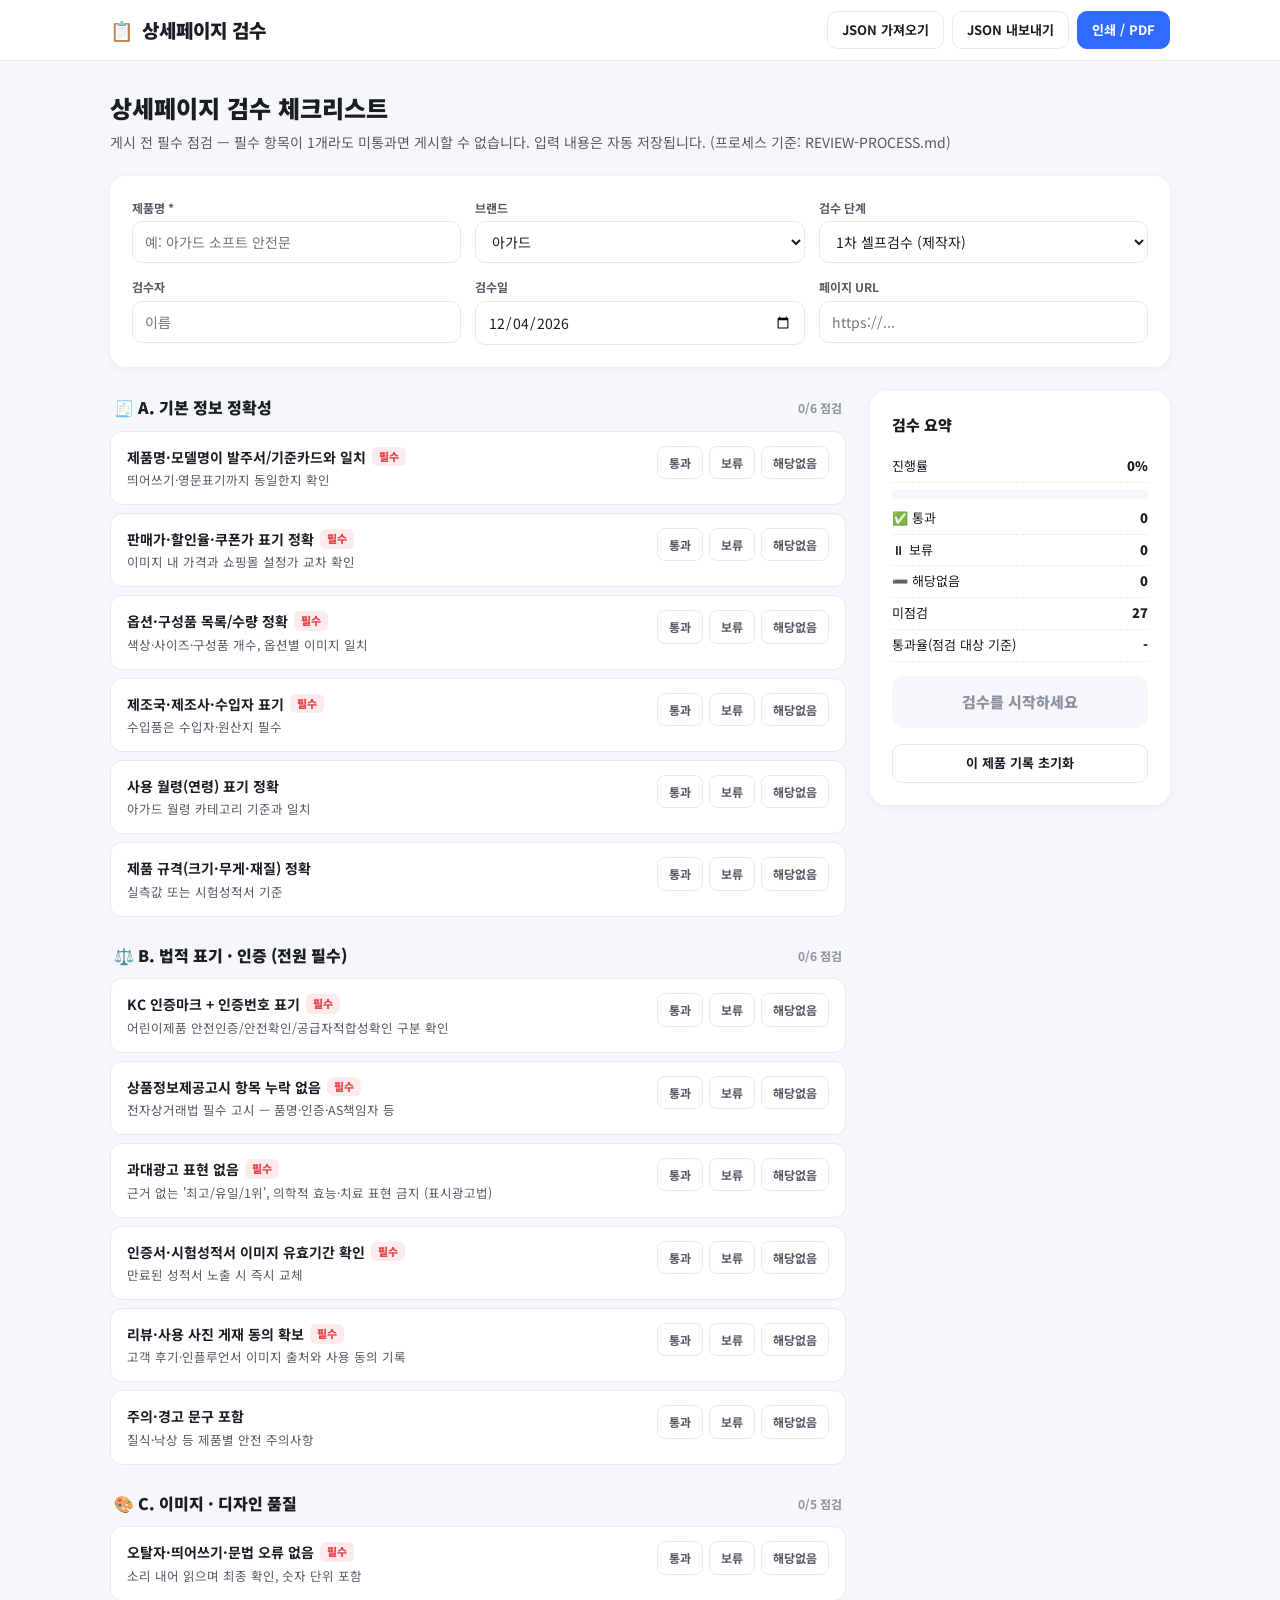
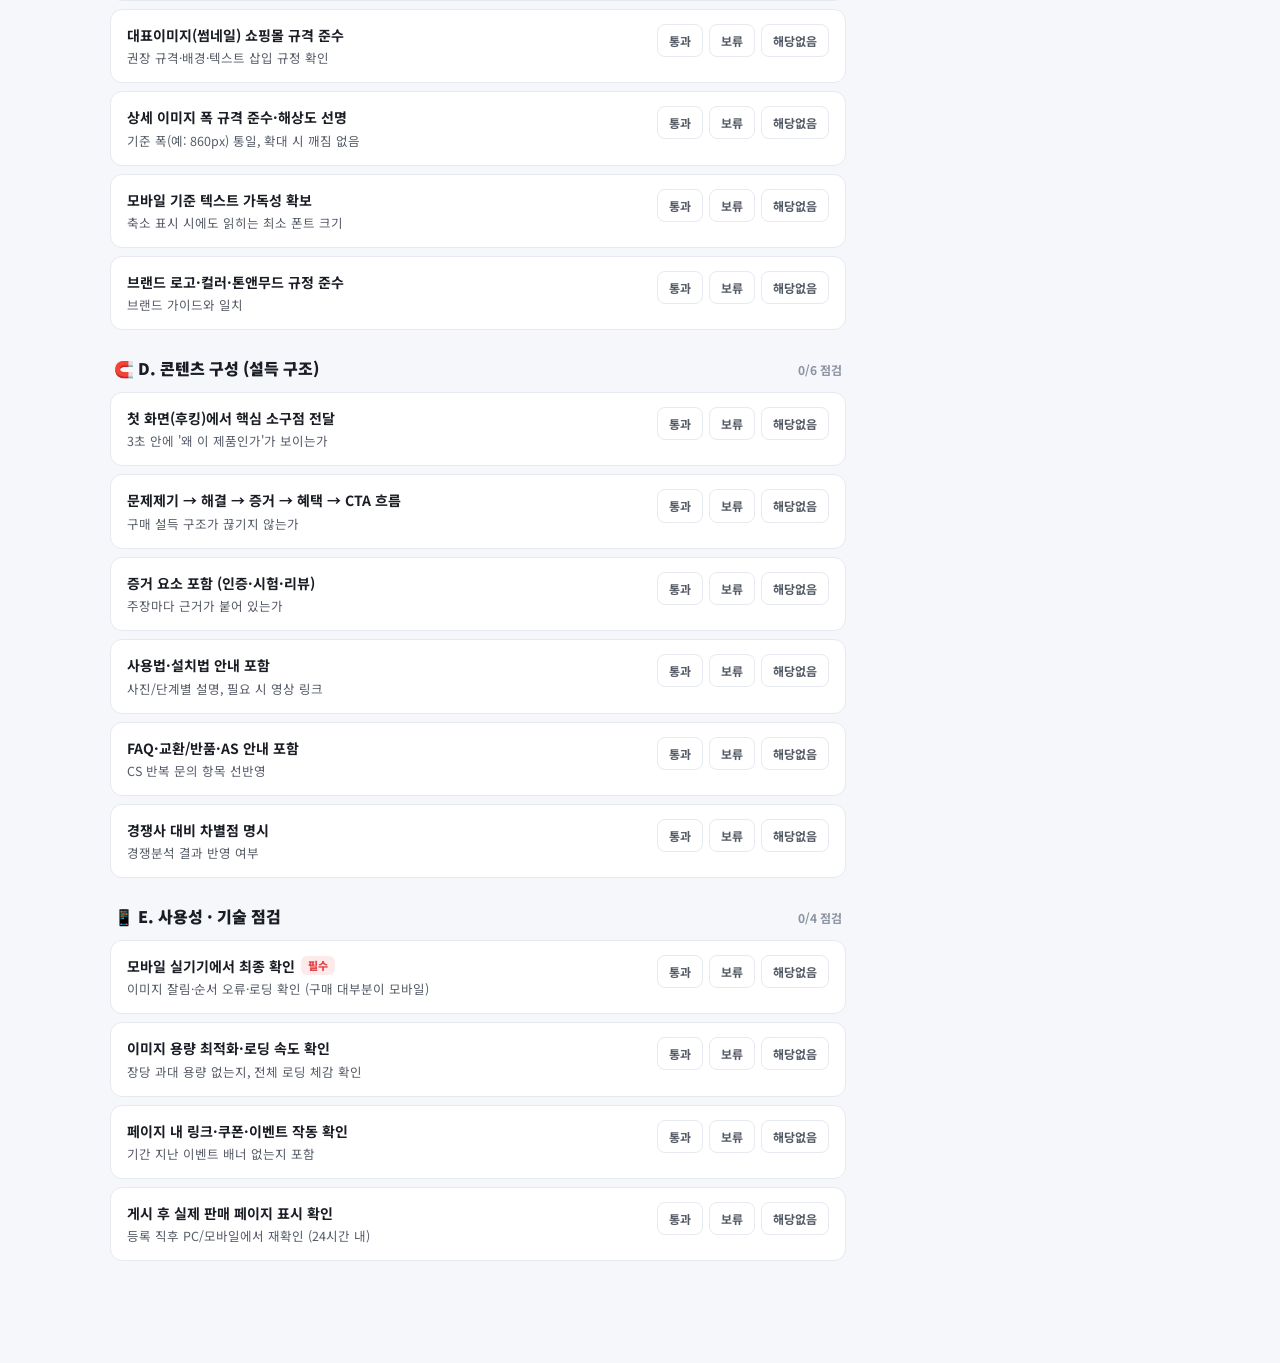
<file: review.html>
<!DOCTYPE html>
<html lang="ko">
<head>
  <meta charset="UTF-8" />
  <meta name="viewport" content="width=device-width, initial-scale=1.0" />
  <meta name="description" content="상세페이지 검수 체크리스트 — 게시 전 필수 점검 도구" />
  <title>상세페이지 검수 체크리스트</title>
  <link rel="preconnect" href="https://fonts.googleapis.com" />
  <link rel="preconnect" href="https://fonts.gstatic.com" crossorigin />
  <link href="https://fonts.googleapis.com/css2?family=Noto+Sans+KR:wght@400;500;700;900&display=swap" rel="stylesheet" />
  <style>
    :root {
      --brand: #2f6bff;
      --brand-dark: #1d4fd1;
      --brand-soft: #eaf0ff;
      --ink: #1a1d24;
      --ink-2: #555b66;
      --ink-3: #8b93a1;
      --line: #e6e9ef;
      --bg: #f5f7fb;
      --card: #ffffff;
      --ok: #18a957;
      --ok-soft: #e6f7ee;
      --warn: #f59e0b;
      --warn-soft: #fef3e2;
      --bad: #e5484d;
      --bad-soft: #fdebec;
      --radius: 16px;
      --shadow: 0 6px 24px rgba(20, 30, 60, 0.08);
      --shadow-sm: 0 2px 8px rgba(20, 30, 60, 0.06);
    }
    * { box-sizing: border-box; }
    body {
      margin: 0;
      font-family: "Noto Sans KR", -apple-system, BlinkMacSystemFont, "Segoe UI", sans-serif;
      color: var(--ink);
      background: var(--bg);
      line-height: 1.6;
      -webkit-font-smoothing: antialiased;
    }
    .container { width: 100%; max-width: 1100px; margin: 0 auto; padding: 0 20px; }

    .site-header {
      position: sticky; top: 0; z-index: 50;
      background: rgba(255,255,255,0.92);
      backdrop-filter: blur(8px);
      border-bottom: 1px solid var(--line);
    }
    .header-inner { display: flex; align-items: center; justify-content: space-between; height: 60px; }
    .brand { display: flex; align-items: center; gap: 8px; font-weight: 900; font-size: 19px; }
    .header-actions { display: flex; gap: 8px; }

    .btn {
      border: 1px solid var(--line); background: var(--card); color: var(--ink);
      padding: 8px 14px; border-radius: 10px; font: inherit; font-weight: 700; font-size: 13px;
      cursor: pointer; transition: 0.15s;
    }
    .btn:hover { border-color: var(--brand); color: var(--brand); }
    .btn-primary { background: var(--brand); border-color: var(--brand); color: #fff; }
    .btn-primary:hover { background: var(--brand-dark); color: #fff; }
    .btn-danger:hover { border-color: var(--bad); color: var(--bad); }

    main { padding: 28px 0 80px; }
    .layout { display: grid; grid-template-columns: 1fr 300px; gap: 24px; align-items: start; }

    /* ===== 검수 정보 ===== */
    .card { background: var(--card); border-radius: var(--radius); box-shadow: var(--shadow-sm); padding: 22px; }
    .meta-card { margin-bottom: 24px; }
    .meta-grid { display: grid; grid-template-columns: repeat(3, 1fr); gap: 14px; }
    .field label { display: block; font-size: 12px; font-weight: 700; color: var(--ink-2); margin-bottom: 4px; }
    .field input, .field select {
      width: 100%; padding: 9px 12px; border: 1px solid var(--line); border-radius: 10px;
      font: inherit; font-size: 14px; background: #fff; color: var(--ink);
    }
    .field input:focus, .field select:focus { outline: 2px solid var(--brand-soft); border-color: var(--brand); }
    .field-wide { grid-column: span 3; }

    h1 { font-size: 24px; font-weight: 900; margin: 0 0 4px; }
    .page-sub { color: var(--ink-2); font-size: 14px; margin: 0 0 22px; }

    /* ===== 체크리스트 ===== */
    .cat { margin-bottom: 22px; }
    .cat-head {
      display: flex; align-items: center; justify-content: space-between;
      padding: 4px 4px 10px;
    }
    .cat-title { font-size: 16px; font-weight: 900; display: flex; align-items: center; gap: 8px; }
    .cat-count { font-size: 12px; color: var(--ink-3); font-weight: 700; }
    .item {
      background: var(--card); border: 1px solid var(--line); border-radius: 12px;
      padding: 14px 16px; margin-bottom: 8px; transition: border-color 0.15s;
    }
    .item[data-state="pass"] { border-color: var(--ok); background: linear-gradient(0deg, var(--ok-soft), var(--card) 60%); }
    .item[data-state="hold"] { border-color: var(--warn); background: linear-gradient(0deg, var(--warn-soft), var(--card) 60%); }
    .item-row { display: flex; align-items: flex-start; gap: 12px; }
    .item-body { flex: 1; min-width: 0; }
    .item-label { font-size: 14px; font-weight: 700; }
    .item-help { font-size: 12.5px; color: var(--ink-2); margin-top: 2px; }
    .badge-req {
      display: inline-block; font-size: 11px; font-weight: 900; color: var(--bad);
      background: var(--bad-soft); border-radius: 6px; padding: 1px 7px; margin-left: 6px; vertical-align: 2px;
    }
    .item-ctrl { display: flex; gap: 6px; flex-shrink: 0; }
    .state-btn {
      border: 1px solid var(--line); background: #fff; border-radius: 8px;
      font: inherit; font-size: 12px; font-weight: 700; padding: 6px 11px; cursor: pointer; color: var(--ink-2);
    }
    .state-btn.on-pass { background: var(--ok); border-color: var(--ok); color: #fff; }
    .state-btn.on-hold { background: var(--warn); border-color: var(--warn); color: #fff; }
    .state-btn.on-na   { background: var(--ink-3); border-color: var(--ink-3); color: #fff; }
    .item-memo {
      display: none; width: 100%; margin-top: 10px; padding: 8px 12px;
      border: 1px solid var(--line); border-radius: 8px; font: inherit; font-size: 13px; resize: vertical; min-height: 38px;
    }
    .item[data-state="hold"] .item-memo, .item-memo.has-text { display: block; }

    /* ===== 요약 패널 ===== */
    .summary { position: sticky; top: 80px; }
    .summary h2 { font-size: 15px; font-weight: 900; margin: 0 0 14px; }
    .progress-wrap { background: var(--bg); border-radius: 99px; height: 10px; overflow: hidden; margin: 6px 0 4px; }
    .progress-bar { height: 100%; background: var(--brand); border-radius: 99px; width: 0; transition: width 0.3s; }
    .stat-row { display: flex; justify-content: space-between; font-size: 13px; padding: 5px 0; border-bottom: 1px dashed var(--line); }
    .stat-row:last-of-type { border-bottom: 0; }
    .stat-row b { font-weight: 900; }
    .verdict {
      margin-top: 14px; border-radius: 12px; padding: 14px; text-align: center;
      font-weight: 900; font-size: 15px;
    }
    .verdict.v-pass { background: var(--ok-soft); color: var(--ok); }
    .verdict.v-hold { background: var(--warn-soft); color: #b45309; }
    .verdict.v-fail { background: var(--bad-soft); color: var(--bad); }
    .verdict.v-none { background: var(--bg); color: var(--ink-3); }
    .verdict small { display: block; font-size: 12px; font-weight: 500; margin-top: 3px; }
    .req-fails { margin: 10px 0 0; padding: 0; list-style: none; font-size: 12px; color: var(--bad); }
    .req-fails li { padding: 2px 0; }
    .summary-actions { display: grid; gap: 8px; margin-top: 16px; }

    /* ===== 인쇄 ===== */
    .print-only { display: none; }
    @media print {
      .site-header, .summary-actions, .item-ctrl, .btn { display: none !important; }
      body { background: #fff; }
      .layout { grid-template-columns: 1fr; }
      .card, .item { box-shadow: none; border: 1px solid #ccc; break-inside: avoid; }
      .summary { position: static; }
      .print-only { display: block; font-size: 12px; color: var(--ink-2); margin-top: 20px; }
      .item-memo { display: block; border: none; padding: 4px 0 0; }
      .item-memo:placeholder-shown { display: none; }
      .item::after { content: attr(data-state-label); float: right; font-weight: 900; font-size: 12px; }
    }

    @media (max-width: 860px) {
      .layout { grid-template-columns: 1fr; }
      .summary { position: static; }
      .meta-grid { grid-template-columns: 1fr 1fr; }
      .field-wide { grid-column: span 2; }
      .item-row { flex-direction: column; }
      .item-ctrl { width: 100%; }
      .state-btn { flex: 1; }
    }
  </style>
</head>
<body>
  <header class="site-header">
    <div class="container header-inner">
      <span class="brand"><span>📋</span> 상세페이지 검수</span>
      <div class="header-actions">
        <button type="button" class="btn" id="btn-import">JSON 가져오기</button>
        <button type="button" class="btn" id="btn-export">JSON 내보내기</button>
        <button type="button" class="btn btn-primary" id="btn-print">인쇄 / PDF</button>
        <input type="file" id="import-file" accept="application/json" hidden />
      </div>
    </div>
  </header>

  <main>
    <div class="container">
      <h1>상세페이지 검수 체크리스트</h1>
      <p class="page-sub">게시 전 필수 점검 — 필수 항목이 1개라도 미통과면 게시할 수 없습니다. 입력 내용은 자동 저장됩니다. (프로세스 기준: REVIEW-PROCESS.md)</p>

      <div class="card meta-card">
        <div class="meta-grid">
          <div class="field">
            <label for="m-product">제품명 *</label>
            <input id="m-product" data-meta="product" placeholder="예: 아가드 소프트 안전문" />
          </div>
          <div class="field">
            <label for="m-brand">브랜드</label>
            <select id="m-brand" data-meta="brand">
              <option value="아가드">아가드</option>
              <option value="베이비스탠다드">베이비스탠다드</option>
              <option value="기타">기타</option>
            </select>
          </div>
          <div class="field">
            <label for="m-stage">검수 단계</label>
            <select id="m-stage" data-meta="stage">
              <option value="1차 셀프검수">1차 셀프검수 (제작자)</option>
              <option value="2차 크로스검수">2차 크로스검수 (동료)</option>
              <option value="최종 승인">최종 승인 (책임자)</option>
            </select>
          </div>
          <div class="field">
            <label for="m-reviewer">검수자</label>
            <input id="m-reviewer" data-meta="reviewer" placeholder="이름" />
          </div>
          <div class="field">
            <label for="m-date">검수일</label>
            <input id="m-date" data-meta="date" type="date" />
          </div>
          <div class="field">
            <label for="m-url">페이지 URL</label>
            <input id="m-url" data-meta="url" placeholder="https://..." />
          </div>
        </div>
      </div>

      <div class="layout">
        <div id="checklist"><!-- 체크리스트 렌더링 --></div>

        <aside class="card summary" aria-live="polite">
          <h2>검수 요약</h2>
          <div class="stat-row"><span>진행률</span><b id="s-progress">0%</b></div>
          <div class="progress-wrap"><div class="progress-bar" id="s-bar"></div></div>
          <div class="stat-row"><span>✅ 통과</span><b id="s-pass">0</b></div>
          <div class="stat-row"><span>⏸ 보류</span><b id="s-hold">0</b></div>
          <div class="stat-row"><span>➖ 해당없음</span><b id="s-na">0</b></div>
          <div class="stat-row"><span>미점검</span><b id="s-todo">0</b></div>
          <div class="stat-row"><span>통과율(점검 대상 기준)</span><b id="s-rate">-</b></div>
          <div class="verdict v-none" id="s-verdict">검수를 시작하세요</div>
          <ul class="req-fails" id="s-reqfails"></ul>
          <div class="summary-actions">
            <button type="button" class="btn btn-danger" id="btn-reset">이 제품 기록 초기화</button>
          </div>
          <div class="print-only" id="print-meta"></div>
        </aside>
      </div>
    </div>
  </main>

  <script>
    // ===== 체크리스트 정의 (항목 추가/수정은 여기서) =====
    // req: true → 필수(blocker). 미통과 시 게시 불가.
    const CHECKLIST = [
      {
        id: "A", icon: "🧾", title: "A. 기본 정보 정확성",
        items: [
          { id: "A1", req: true,  label: "제품명·모델명이 발주서/기준카드와 일치", help: "띄어쓰기·영문표기까지 동일한지 확인" },
          { id: "A2", req: true,  label: "판매가·할인율·쿠폰가 표기 정확", help: "이미지 내 가격과 쇼핑몰 설정가 교차 확인" },
          { id: "A3", req: true,  label: "옵션·구성품 목록/수량 정확", help: "색상·사이즈·구성품 개수, 옵션별 이미지 일치" },
          { id: "A4", req: true,  label: "제조국·제조사·수입자 표기", help: "수입품은 수입자·원산지 필수" },
          { id: "A5", req: false, label: "사용 월령(연령) 표기 정확", help: "아가드 월령 카테고리 기준과 일치" },
          { id: "A6", req: false, label: "제품 규격(크기·무게·재질) 정확", help: "실측값 또는 시험성적서 기준" },
        ],
      },
      {
        id: "B", icon: "⚖️", title: "B. 법적 표기 · 인증 (전원 필수)",
        items: [
          { id: "B1", req: true,  label: "KC 인증마크 + 인증번호 표기", help: "어린이제품 안전인증/안전확인/공급자적합성확인 구분 확인" },
          { id: "B2", req: true,  label: "상품정보제공고시 항목 누락 없음", help: "전자상거래법 필수 고시 — 품명·인증·AS책임자 등" },
          { id: "B3", req: true,  label: "과대광고 표현 없음", help: "근거 없는 '최고/유일/1위', 의학적 효능·치료 표현 금지 (표시광고법)" },
          { id: "B4", req: true,  label: "인증서·시험성적서 이미지 유효기간 확인", help: "만료된 성적서 노출 시 즉시 교체" },
          { id: "B5", req: true,  label: "리뷰·사용 사진 게재 동의 확보", help: "고객 후기·인플루언서 이미지 출처와 사용 동의 기록" },
          { id: "B6", req: false, label: "주의·경고 문구 포함", help: "질식·낙상 등 제품별 안전 주의사항" },
        ],
      },
      {
        id: "C", icon: "🎨", title: "C. 이미지 · 디자인 품질",
        items: [
          { id: "C1", req: true,  label: "오탈자·띄어쓰기·문법 오류 없음", help: "소리 내어 읽으며 최종 확인, 숫자 단위 포함" },
          { id: "C2", req: false, label: "대표이미지(썸네일) 쇼핑몰 규격 준수", help: "권장 규격·배경·텍스트 삽입 규정 확인" },
          { id: "C3", req: false, label: "상세 이미지 폭 규격 준수·해상도 선명", help: "기준 폭(예: 860px) 통일, 확대 시 깨짐 없음" },
          { id: "C4", req: false, label: "모바일 기준 텍스트 가독성 확보", help: "축소 표시 시에도 읽히는 최소 폰트 크기" },
          { id: "C5", req: false, label: "브랜드 로고·컬러·톤앤무드 규정 준수", help: "브랜드 가이드와 일치" },
        ],
      },
      {
        id: "D", icon: "🧲", title: "D. 콘텐츠 구성 (설득 구조)",
        items: [
          { id: "D1", req: false, label: "첫 화면(후킹)에서 핵심 소구점 전달", help: "3초 안에 '왜 이 제품인가'가 보이는가" },
          { id: "D2", req: false, label: "문제제기 → 해결 → 증거 → 혜택 → CTA 흐름", help: "구매 설득 구조가 끊기지 않는가" },
          { id: "D3", req: false, label: "증거 요소 포함 (인증·시험·리뷰)", help: "주장마다 근거가 붙어 있는가" },
          { id: "D4", req: false, label: "사용법·설치법 안내 포함", help: "사진/단계별 설명, 필요 시 영상 링크" },
          { id: "D5", req: false, label: "FAQ·교환/반품·AS 안내 포함", help: "CS 반복 문의 항목 선반영" },
          { id: "D6", req: false, label: "경쟁사 대비 차별점 명시", help: "경쟁분석 결과 반영 여부" },
        ],
      },
      {
        id: "E", icon: "📱", title: "E. 사용성 · 기술 점검",
        items: [
          { id: "E1", req: true,  label: "모바일 실기기에서 최종 확인", help: "이미지 잘림·순서 오류·로딩 확인 (구매 대부분이 모바일)" },
          { id: "E2", req: false, label: "이미지 용량 최적화·로딩 속도 확인", help: "장당 과대 용량 없는지, 전체 로딩 체감 확인" },
          { id: "E3", req: false, label: "페이지 내 링크·쿠폰·이벤트 작동 확인", help: "기간 지난 이벤트 배너 없는지 포함" },
          { id: "E4", req: false, label: "게시 후 실제 판매 페이지 표시 확인", help: "등록 직후 PC/모바일에서 재확인 (24시간 내)" },
        ],
      },
    ];

    const STATES = ["pass", "hold", "na"]; // 통과 / 보류 / 해당없음
    const STATE_LABEL = { pass: "✅ 통과", hold: "⏸ 보류", na: "➖ 해당없음", "": "미점검" };
    const ALL_ITEMS = CHECKLIST.flatMap(c => c.items);

    // ===== 상태 저장 (제품별 기록 + 마지막 작업 자동 복원) =====
    const LAST_KEY = "dp-review:_last";
    const keyFor = (name) => "dp-review:" + ((name || "").trim() || "_default");
    const loadKey = (key) => {
      try { return JSON.parse(localStorage.getItem(key)) || {}; }
      catch { return {}; }
    };
    let currentKey = keyFor(localStorage.getItem(LAST_KEY) || "");
    let state = { meta: {}, items: {} }; // items[id] = { state, memo }
    function saveState() {
      localStorage.setItem(currentKey, JSON.stringify(state));
      localStorage.setItem(LAST_KEY, (state.meta.product || "").trim());
    }

    // ===== 렌더링 =====
    function renderChecklist() {
      const root = document.getElementById("checklist");
      root.innerHTML = "";
      for (const cat of CHECKLIST) {
        const sec = document.createElement("section");
        sec.className = "cat";
        sec.innerHTML = `
          <div class="cat-head">
            <span class="cat-title">${cat.icon} ${cat.title}</span>
            <span class="cat-count" data-cat-count="${cat.id}"></span>
          </div>`;
        for (const item of cat.items) {
          const el = document.createElement("div");
          el.className = "item";
          el.dataset.id = item.id;
          el.innerHTML = `
            <div class="item-row">
              <div class="item-body">
                <div class="item-label">${item.label}${item.req ? '<span class="badge-req">필수</span>' : ""}</div>
                <div class="item-help">${item.help}</div>
              </div>
              <div class="item-ctrl" role="group" aria-label="${item.label} 판정">
                <button type="button" class="state-btn" data-state="pass">통과</button>
                <button type="button" class="state-btn" data-state="hold">보류</button>
                <button type="button" class="state-btn" data-state="na">해당없음</button>
              </div>
            </div>
            <textarea class="item-memo" placeholder="메모 / 보류 사유" rows="1"></textarea>`;
          sec.appendChild(el);
        }
        root.appendChild(sec);
      }
    }

    function applyState() {
      for (const el of document.querySelectorAll(".item")) {
        const rec = state.items[el.dataset.id] || {};
        const st = rec.state || "";
        el.dataset.state = st;
        el.dataset.stateLabel = STATE_LABEL[st];
        for (const btn of el.querySelectorAll(".state-btn")) {
          btn.className = "state-btn" + (btn.dataset.state === st ? " on-" + st : "");
        }
        const memo = el.querySelector(".item-memo");
        if (memo.value !== (rec.memo || "")) memo.value = rec.memo || "";
        memo.classList.toggle("has-text", !!rec.memo);
      }
      for (const cat of CHECKLIST) {
        const done = cat.items.filter(i => (state.items[i.id] || {}).state).length;
        document.querySelector(`[data-cat-count="${cat.id}"]`).textContent = `${done}/${cat.items.length} 점검`;
      }
      for (const [k, v] of Object.entries(state.meta)) {
        const input = document.querySelector(`[data-meta="${k}"]`);
        if (input && input.value !== v) input.value = v;
      }
      renderSummary();
    }

    function renderSummary() {
      const counts = { pass: 0, hold: 0, na: 0, todo: 0 };
      const reqFails = [];
      for (const item of ALL_ITEMS) {
        const st = (state.items[item.id] || {}).state || "";
        if (!st) counts.todo++;
        else counts[st]++;
        if (item.req && st !== "pass" && st !== "na") reqFails.push(item);
      }
      const total = ALL_ITEMS.length;
      const done = total - counts.todo;
      const progress = Math.round((done / total) * 100);
      const target = counts.pass + counts.hold; // 점검 대상(해당없음 제외)
      const rate = target ? Math.round((counts.pass / target) * 100) : null;

      document.getElementById("s-progress").textContent = progress + "%";
      document.getElementById("s-bar").style.width = progress + "%";
      document.getElementById("s-pass").textContent = counts.pass;
      document.getElementById("s-hold").textContent = counts.hold;
      document.getElementById("s-na").textContent = counts.na;
      document.getElementById("s-todo").textContent = counts.todo;
      document.getElementById("s-rate").textContent = rate === null ? "-" : rate + "%";

      const v = document.getElementById("s-verdict");
      const fails = document.getElementById("s-reqfails");
      fails.innerHTML = "";
      if (done === 0) {
        v.className = "verdict v-none"; v.textContent = "검수를 시작하세요";
      } else if (reqFails.length > 0) {
        v.className = "verdict v-fail";
        v.innerHTML = "❌ 반려<small>필수 항목 " + reqFails.length + "개 미통과 — 게시 불가</small>";
        for (const f of reqFails.slice(0, 8)) {
          const li = document.createElement("li");
          li.textContent = "· [" + f.id + "] " + f.label;
          fails.appendChild(li);
        }
      } else if (counts.todo > 0) {
        v.className = "verdict v-hold";
        v.innerHTML = "⏳ 점검 진행 중<small>미점검 " + counts.todo + "개 항목 남음</small>";
      } else if (rate >= 90) {
        v.className = "verdict v-pass";
        v.innerHTML = "✅ 승인 가능<small>필수 전체 통과 · 통과율 " + rate + "%</small>";
      } else {
        v.className = "verdict v-hold";
        v.innerHTML = "⚠️ 조건부 보류<small>통과율 " + rate + "% (90% 미만) — 보류 항목 수정 후 재검수</small>";
      }

      const m = state.meta;
      document.getElementById("print-meta").textContent =
        `제품: ${m.product || "-"} / 브랜드: ${m.brand || "-"} / 단계: ${m.stage || "-"} / 검수자: ${m.reviewer || "-"} / 검수일: ${m.date || "-"}`;
    }

    // ===== 이벤트 =====
    document.getElementById("checklist").addEventListener("click", (e) => {
      const btn = e.target.closest(".state-btn");
      if (!btn) return;
      const id = btn.closest(".item").dataset.id;
      const rec = state.items[id] || (state.items[id] = {});
      rec.state = rec.state === btn.dataset.state ? "" : btn.dataset.state; // 재클릭 시 해제
      saveState();
      applyState();
    });
    document.getElementById("checklist").addEventListener("input", (e) => {
      const memo = e.target.closest(".item-memo");
      if (!memo) return;
      const id = memo.closest(".item").dataset.id;
      (state.items[id] || (state.items[id] = {})).memo = memo.value;
      saveState();
    });
    for (const input of document.querySelectorAll("[data-meta]")) {
      input.addEventListener("input", () => {
        state.meta[input.dataset.meta] = input.value;
        saveState();
        applyState();
      });
    }
    // 제품명 확정(blur/엔터) 시 해당 제품의 저장 기록으로 전환:
    // 기존 기록이 있으면 불러오고, 없으면 현재 작업 내용을 새 제품 이름으로 이어간다.
    document.getElementById("m-product").addEventListener("change", (e) => {
      const newKey = keyFor(e.target.value);
      if (newKey === currentKey) return;
      currentKey = newKey;
      if (localStorage.getItem(newKey)) {
        state = { meta: {}, items: {}, ...loadKey(newKey) };
        state.meta.product = e.target.value;
      }
      saveState();
      applyState();
    });

    document.getElementById("btn-export").addEventListener("click", () => {
      const name = (state.meta.product || "미지정").replace(/[\\/:*?"<>|]/g, "_");
      const blob = new Blob([JSON.stringify({ exportedAt: new Date().toISOString(), ...state }, null, 2)], { type: "application/json" });
      const a = document.createElement("a");
      a.href = URL.createObjectURL(blob);
      a.download = `검수_${name}_${state.meta.date || ""}.json`;
      a.click();
      URL.revokeObjectURL(a.href);
    });
    document.getElementById("btn-import").addEventListener("click", () => document.getElementById("import-file").click());
    document.getElementById("import-file").addEventListener("change", async (e) => {
      const file = e.target.files[0];
      if (!file) return;
      try {
        const data = JSON.parse(await file.text());
        state = { meta: data.meta || {}, items: data.items || {} };
        currentKey = keyFor(state.meta.product);
        saveState();
        applyState();
        alert("검수 기록을 불러왔습니다: " + (state.meta.product || "제품명 없음"));
      } catch { alert("JSON 파일을 읽을 수 없습니다."); }
      e.target.value = "";
    });
    document.getElementById("btn-print").addEventListener("click", () => window.print());
    document.getElementById("btn-reset").addEventListener("click", () => {
      if (!confirm("현재 제품의 검수 기록을 모두 지울까요?")) return;
      localStorage.removeItem(currentKey);
      state = { meta: { product: state.meta.product, date: new Date().toISOString().slice(0, 10) }, items: {} };
      applyState();
    });

    // ===== 초기화 (마지막 작업하던 제품 기록 자동 복원) =====
    renderChecklist();
    state = { meta: {}, items: {}, ...loadKey(currentKey) };
    if (!state.meta.date) state.meta.date = new Date().toISOString().slice(0, 10);
    applyState();
  </script>
</body>
</html>
</file>
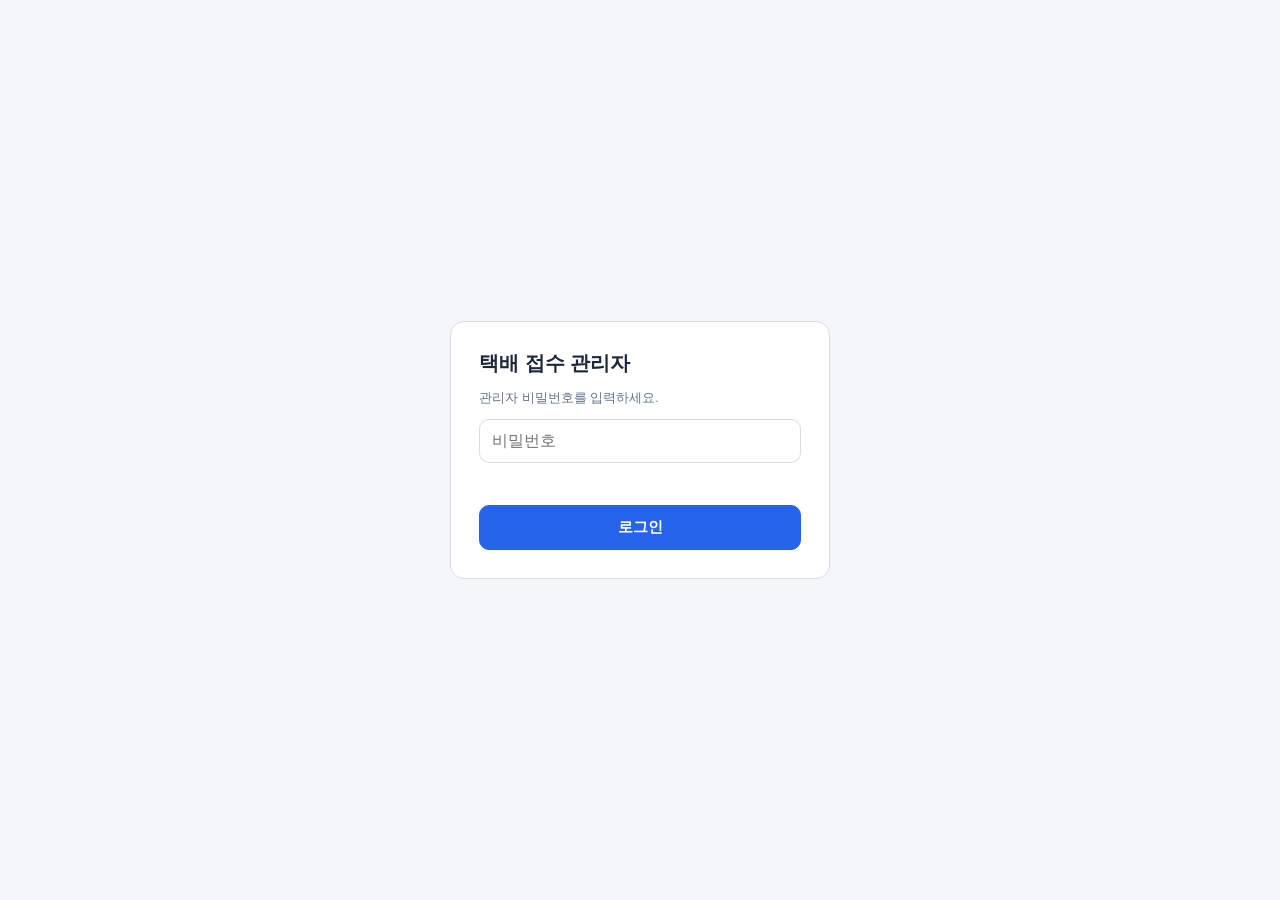
<file: expo/admin.html>
<!DOCTYPE html>
<html lang="ko">
<head>
<meta charset="UTF-8">
<meta name="viewport" content="width=device-width, initial-scale=1">
<meta name="robots" content="noindex, nofollow">
<title>택배 접수 관리자</title>
<style>
  :root { --primary:#2563eb; --danger:#dc2626; --green:#16a34a; --warn:#b45309; --bg:#f4f6fa; --card:#fff; --text:#1e293b; --muted:#64748b; --border:#d7dde6; --radius:14px; }
  * { margin:0; padding:0; box-sizing:border-box; }
  button, input, select, textarea { font-family:inherit; }
  body { font-family:"Apple SD Gothic Neo",-apple-system,BlinkMacSystemFont,"Noto Sans KR", "Apple Color Emoji", sans-serif; background:var(--bg); color:var(--text); -webkit-text-size-adjust:100%; }
  a { color:var(--primary); }
  .hide { display:none !important; }

  /* 로그인 */
  #login { min-height:100dvh; display:flex; align-items:center; justify-content:center; padding:24px; }
  .login-box { width:min(380px,100%); background:var(--card); border:1px solid var(--border); border-radius:var(--radius); padding:28px; display:grid; gap:12px; }
  .login-box h1 { font-size:20px; }
  input, select { width:100%; font-size:16px; padding:12px; border:1.5px solid var(--border); border-radius:10px; background:#fff; color:var(--text); outline:none; }
  input:focus, select:focus { border-color:var(--primary); }
  .btn { font-size:15px; font-weight:600; padding:12px 18px; border-radius:10px; border:1.5px solid var(--border); background:#fff; color:var(--text); cursor:pointer; }
  .btn.primary { background:var(--primary); border-color:var(--primary); color:#fff; }
  .btn.danger { color:var(--danger); border-color:#fecaca; }
  .btn.sm { font-size:13px; padding:7px 12px; border-radius:8px; }
  .btn:disabled { opacity:.5; cursor:default; }
  .err { color:var(--danger); font-size:14px; min-height:18px; }

  /* 앱 */
  .topbar { position:sticky; top:0; z-index:10; background:var(--card); border-bottom:1px solid var(--border); padding:12px 20px; display:flex; align-items:center; justify-content:space-between; gap:12px; flex-wrap:wrap; }
  .topbar .logo { font-weight:800; font-size:17px; }
  .tabs { display:flex; gap:6px; flex-wrap:wrap; }
  .tabs button { font-size:14px; font-weight:600; padding:8px 14px; border-radius:999px; border:1.5px solid var(--border); background:#fff; color:var(--muted); cursor:pointer; }
  .tabs button.on { border-color:var(--primary); background:#eff6ff; color:var(--primary); }
  .meta { font-size:12.5px; color:var(--muted); display:flex; gap:10px; align-items:center; }
  main { max-width:1100px; margin:0 auto; padding:20px; }
  .card { background:var(--card); border:1px solid var(--border); border-radius:var(--radius); padding:18px; margin-bottom:14px; }
  .card h3 { font-size:15px; color:var(--muted); font-weight:600; margin-bottom:12px; display:flex; justify-content:space-between; align-items:center; gap:10px; }
  .grid { display:grid; gap:14px; }
  .g2 { grid-template-columns:1fr 1fr; } .g3 { grid-template-columns:repeat(3,1fr); }
  @media (max-width:800px) { .g2, .g3 { grid-template-columns:1fr; } }

  /* 상태 배너 */
  .banner { display:flex; align-items:center; justify-content:space-between; gap:12px; flex-wrap:wrap; padding:14px 18px; border-radius:var(--radius); margin-bottom:14px; border:1px solid; }
  .banner.open { background:#f0fdf4; border-color:#bbf7d0; color:#166534; }
  .banner.closed { background:#fff7ed; border-color:#fed7aa; color:#9a3412; }
  .banner b { font-size:16px; }
  .banner .sub { font-size:13px; opacity:.85; margin-top:2px; }

  /* 스탯 타일 */
  .stats { display:grid; grid-template-columns:repeat(6,1fr); gap:12px; margin-bottom:14px; }
  @media (max-width:900px) { .stats { grid-template-columns:repeat(3,1fr); } }
  @media (max-width:520px) { .stats { grid-template-columns:repeat(2,1fr); } }
  .stat { background:var(--card); border:1px solid var(--border); border-radius:var(--radius); padding:14px; }
  .stat b { display:block; font-size:28px; font-weight:800; letter-spacing:-.5px; }
  .stat span { font-size:12.5px; color:var(--muted); }
  .stat b.warn { color:var(--warn); }

  /* 막대 차트 (단일 계열) */
  .bars { display:flex; align-items:flex-end; gap:6px; height:160px; padding-top:18px; border-bottom:1px solid var(--border); }
  .bar { flex:1; display:flex; flex-direction:column; align-items:center; justify-content:flex-end; height:100%; position:relative; min-width:0; }
  .bar i { display:block; width:100%; max-width:46px; background:#93c5fd; border-radius:4px 4px 0 0; min-height:2px; transition:background .15s; }
  .bar:hover i { background:var(--primary); }
  .bar em { position:absolute; top:0; font-style:normal; font-size:12px; color:var(--text); font-weight:600; }
  .bar.zero em { color:var(--muted); font-weight:400; }
  .bar .tip { display:none; position:absolute; bottom:calc(100% + 4px); left:50%; transform:translateX(-50%); background:#1e293b; color:#fff; font-size:12px; padding:5px 8px; border-radius:6px; white-space:nowrap; z-index:2; }
  .bar:hover .tip { display:block; }
  .xlabels { display:flex; gap:6px; margin-top:6px; }
  .xlabels span { flex:1; text-align:center; font-size:11.5px; color:var(--muted); min-width:0; overflow:hidden; text-overflow:ellipsis; }
  .bar.today i { background:#3b82f6; }

  table { width:100%; border-collapse:collapse; font-size:13.5px; }
  th, td { text-align:left; padding:8px 8px; border-bottom:1px solid #eef2f7; vertical-align:top; }
  th { color:var(--muted); font-weight:600; font-size:12.5px; white-space:nowrap; }
  td.num, th.num { text-align:right; font-variant-numeric:tabular-nums; white-space:nowrap; }
  tr.low td { background:#fff7ed; }
  .tag { display:inline-block; font-size:11.5px; padding:2px 8px; border-radius:999px; border:1px solid; white-space:nowrap; }
  .tag.ship { color:#166534; border-color:#bbf7d0; background:#f0fdf4; }
  .tag.dup { color:#9a3412; border-color:#fed7aa; background:#fff7ed; }
  .tag.edit { color:#1e40af; border-color:#bfdbfe; background:#eff6ff; }
  .tag.off { color:var(--muted); border-color:var(--border); }
  .tablewrap { overflow-x:auto; }
  .filters { display:flex; gap:8px; flex-wrap:wrap; margin-bottom:12px; }
  .filters input, .filters select { width:auto; font-size:14px; padding:9px 12px; }
  .filters input[type=search] { flex:1; min-width:180px; }
  .muted { color:var(--muted); font-size:13px; }
  .row-actions { display:flex; gap:6px; white-space:nowrap; }
  .prod-table input { font-size:14px; padding:8px; }
  .prod-table input[type=number] { width:100px; text-align:right; }
  .prod-table input[type=checkbox] { width:20px; height:20px; }
  #toast { position:fixed; left:50%; bottom:24px; transform:translateX(-50%); background:#1e293b; color:#fff; padding:10px 16px; border-radius:10px; font-size:14px; display:none; z-index:50; }
  #toast.show { display:block; }
  /* 로딩: 스켈레톤(화면·표 단위)과 스피너(버튼) */
  @keyframes sk-shine { 0% { background-position:200% 0; } 100% { background-position:-200% 0; } }
  @keyframes spin { to { transform:rotate(360deg); } }
  .sk { display:block; height:14px; border-radius:6px; background:linear-gradient(90deg,#e9eef5 25%,#f6f8fb 37%,#e9eef5 63%); background-size:400% 100%; animation:sk-shine 1.4s ease infinite; }
  .bars .sk { flex:1; align-self:flex-end; border-radius:4px 4px 0 0; }
  .btn.busy::before { content:''; display:inline-block; width:.9em; height:.9em; border:2px solid currentColor; border-right-color:transparent; border-radius:50%; animation:spin .7s linear infinite; vertical-align:-0.12em; margin-right:6px; }
  @media (prefers-reduced-motion: reduce) { .sk, .btn.busy::before { animation-duration:3s; } }
  #modal { display:none; position:fixed; inset:0; z-index:40; background:rgba(15,23,42,.5); align-items:flex-start; justify-content:center; padding:24px 12px; overflow:auto; }
  #modal.show { display:flex; }
  #modal .box { background:#fff; border-radius:var(--radius); padding:20px; width:100%; max-width:860px; }
  #modal h2 { font-size:18px; margin-bottom:4px; }
  .alertbox { padding:12px 14px; border-radius:10px; margin:12px 0; border:1px solid; font-size:14.5px; line-height:1.6; }
  .alertbox.warn { background:#fff7ed; border-color:#fed7aa; color:#9a3412; }
  .alertbox.good { background:#f0fdf4; border-color:#bbf7d0; color:#166534; }
  .sch-table input { font-size:14px; padding:7px 8px; }
  .sch-table input.t { width:76px; text-align:center; }
  .sch-table input.n { min-width:150px; }
  .kv { font-size:14px; line-height:1.9; }
  .kv b { display:inline-block; min-width:110px; color:var(--muted); font-weight:600; }
  .seg { display:inline-flex; border:1.5px solid var(--border); border-radius:10px; overflow:hidden; }
  .seg button { font-size:13.5px; padding:8px 14px; border:none; background:#fff; cursor:pointer; color:var(--muted); }
  .seg button.on { background:var(--primary); color:#fff; }
  /* 영수증 메모: 입력은 빠르게, 정산 보조 정보는 필요할 때 펼친다. */
  .note-intro { line-height:1.7; margin-bottom:14px; }
  .note-fields { border:0; min-width:0; }
  .note-grid { display:grid; grid-template-columns:1fr 1fr; gap:12px; }
  .note-field { display:flex; flex-direction:column; gap:6px; font-size:14px; min-width:0; }
  .note-field.full { grid-column:1/-1; }
  .note-field textarea { width:100%; resize:vertical; min-height:114px; font-size:16px; padding:12px; border:1.5px solid var(--border); border-radius:10px; color:var(--text); background:#fff; }
  .note-field textarea:focus { outline:none; border-color:var(--primary); }
  .note-field small { font-size:12px; color:var(--muted); line-height:1.5; }
  .note-details { margin-top:12px; border-top:1px solid #eef2f7; padding-top:12px; }
  .note-details summary { font-size:14px; color:var(--primary); cursor:pointer; margin-bottom:12px; }
  .note-actions { display:flex; align-items:center; flex-wrap:wrap; gap:10px; margin-top:12px; }
  .note-success { color:#166534; font-size:14px; line-height:1.6; }
  .note-filters { display:grid; grid-template-columns:minmax(200px,1fr) 160px 150px auto; gap:10px; align-items:end; margin-bottom:12px; }
  .note-filters input, .note-filters select { font-size:14px; padding:10px; }
  .note-pager { display:flex; align-items:center; justify-content:space-between; gap:10px; flex-wrap:wrap; margin-top:12px; }
  .note-pager div { display:flex; align-items:center; gap:10px; }
  .receipt-table { min-width:900px; table-layout:fixed; }
  .receipt-table td { overflow-wrap:anywhere; line-height:1.6; }
  .receipt-table .note-memo { white-space:pre-wrap; }
  .receipt-table th:nth-child(5) { width:27%; }
  .receipt-table th:nth-child(9) { width:98px; }
  .note-jumps { display:flex; gap:8px; margin-bottom:12px; }
  .note-jumps a { text-align:center; text-decoration:none; }
  #rnEntryCard, #rnListCard { scroll-margin-top:140px; }
  .refresh-meta { display:contents; }
  .refresh-meta label { order:2; }
  #rnMetaToggle { display:none; }
  .note-record-date .note-time { display:block; }
  @media (max-width:800px) { .note-filters { grid-template-columns:1fr 1fr; } .note-filters .note-search { grid-column:1/-1; } .note-filters button { justify-self:start; } }
  @media (max-width:560px) {
    main { padding:12px; } .topbar { padding:12px; } .meta { flex-wrap:wrap; width:100%; }
  }
  @media (max-width:720px) {
    /* 휴대폰 최적화는 영수증 메모 탭에만 적용한다. */
    #app.notes-active main { padding:12px 12px calc(20px + env(safe-area-inset-bottom)); }
    #app.notes-active .topbar { display:grid; grid-template-columns:minmax(0,1fr) 44px 44px; gap:8px; padding:8px 12px; }
    #app.notes-active .topbar .logo { display:none; }
    #app.notes-active .tabs { position:static; display:flex; left:auto; right:auto; bottom:auto; z-index:auto; background:transparent; border:0; padding:0; grid-auto-flow:initial; grid-auto-columns:auto; gap:6px; grid-column:1; grid-row:1; min-width:0; flex-wrap:nowrap; overflow-x:auto; overscroll-behavior-x:contain; scrollbar-width:none; scroll-padding:4px; }
    #app.notes-active .tabs::-webkit-scrollbar { display:none; }
    #app.notes-active .tabs button { flex:0 0 auto; min-height:44px; padding:9px 14px; font-size:14px; border:1.5px solid var(--border); border-radius:999px; letter-spacing:normal; }
    #app.notes-active .tabs button.on { border-color:var(--primary); }
    #app.notes-active .meta { display:contents; }
    #app.notes-active #evSel { grid-column:1/-1; grid-row:2; width:100%; max-width:none !important; min-width:0; min-height:44px; font-size:16px !important; padding:10px 12px !important; }
    #app.notes-active #refBtn { grid-column:2; grid-row:1; width:44px; height:44px; padding:0; font-size:0; }
    #app.notes-active #refBtn::after { content:'↻'; font-size:23px; }
    #app.notes-active #refBtn.busy::before { width:18px; height:18px; margin:0; font-size:18px; }
    #app.notes-active #refBtn.busy::after { display:none; }
    #app.notes-active #rnMetaToggle { display:block; grid-column:3; grid-row:1; width:44px; height:44px; padding:0; font-size:22px; }
    #app.notes-active .refresh-meta { display:none; position:absolute; top:calc(100% + 4px); right:12px; background:#fff; border:1px solid var(--border); box-shadow:0 8px 24px #1e293b24; border-radius:12px; padding:12px 16px; min-width:235px; }
    #app.notes-active.notes-meta-open .refresh-meta { display:flex; flex-direction:column; gap:8px; align-items:flex-start; }
    #app.notes-active .refresh-meta label { display:flex !important; min-height:44px; font-size:15px; gap:10px !important; }
    #app.notes-active .refresh-meta input { width:22px !important; height:22px !important; }
    #tab-notes .card { padding:16px; }
    #tab-notes .card h3 { align-items:flex-start; flex-direction:column; font-size:16px; gap:5px; }
    #tab-notes .note-intro { font-size:14px; line-height:1.6; }
    #tab-notes input, #tab-notes select, #tab-notes textarea { min-width:0; min-height:48px; font-size:16px; }
    #tab-notes textarea { min-height:144px; line-height:1.6; }
    #tab-notes .note-field { font-size:15px; }
    #tab-notes .note-field small { font-size:13px; }
    #tab-notes .btn { min-height:44px; font-size:15px; }
    #tab-notes .note-jumps a { flex:1; min-height:44px; padding:11px 8px; font-size:15px; }
    #tab-notes .note-details summary { min-height:44px; margin-bottom:4px; padding:11px 0; font-size:15px; }
    #tab-notes .note-actions { gap:10px; }
    #rnSave { width:100%; min-height:52px !important; font-size:17px !important; }
    #rnDraftInfo { font-size:12px; line-height:1.5; }
    #tab-notes .note-filters { grid-template-columns:minmax(0,1fr) minmax(0,1fr); gap:10px; }
    #tab-notes .note-search { grid-column:1/-1; }
    #rnSearch { grid-column:1/-1; width:100%; }
    #tab-notes .note-pager { gap:12px; }
    #tab-notes .note-pager > div { width:100%; display:grid; grid-template-columns:1fr auto 1fr; }
    #tab-notes .note-pager button { min-height:46px; }
    #rnSaveError, #rnListError { font-size:14px; line-height:1.6; overflow-wrap:anywhere; }
    #rnEntryCard, #rnListCard { scroll-margin-top:120px; }
    #tab-notes .note-grid { grid-template-columns:1fr; } #tab-notes .note-field.full { grid-column:auto; }
    #tab-notes .receipt-table { min-width:0; table-layout:auto; } #tab-notes .receipt-table thead { display:none; }
    #tab-notes .receipt-table tbody, #tab-notes .receipt-table tr, #tab-notes .receipt-table td { display:block; width:100%; }
    #tab-notes .receipt-table tr { border:1px solid var(--border); border-radius:12px; margin:12px 0; padding:14px; }
    #tab-notes .receipt-table tr.receipt-record { display:grid; grid-template-columns:minmax(0,1fr) minmax(0,1fr); gap:12px 14px; }
    #tab-notes .receipt-table td { border:0; padding:0; min-width:0; font-size:14px; line-height:1.6; }
    #tab-notes .receipt-table td:not([colspan])::before { display:block; content:attr(data-label); font-size:12px; font-weight:600; color:var(--muted); margin-bottom:3px; white-space:normal; }
    #tab-notes .receipt-table .note-record-number { order:1; } #tab-notes .receipt-table .note-record-number b { font-size:20px; line-height:1.4; }
    #tab-notes .receipt-table .note-record-date { order:2; text-align:right; }
    #tab-notes .receipt-table .note-record-event { order:3; grid-column:1/-1; color:var(--muted); font-size:13px; font-weight:400; }
    #tab-notes .receipt-table .note-record-event::before { display:inline; content:'행사 · '; }
    #tab-notes .receipt-table .note-record-category { order:4; grid-column:1/-1; }
    #tab-notes .receipt-table .note-record-category::before { display:inline; content:'유형 · '; }
    #tab-notes .receipt-table .note-memo { order:5; grid-column:1/-1; padding:12px 0; border-top:1px solid #eef2f7; border-bottom:1px solid #eef2f7; white-space:normal; font-size:16px; line-height:1.75; }
    #tab-notes .receipt-table .note-memo span { white-space:pre-wrap; }
    #tab-notes .receipt-table .note-record-pos { order:6; } #tab-notes .receipt-table .note-record-author { order:7; }
    #tab-notes .receipt-table .note-record-created { order:8; grid-column:1/-1; color:var(--muted); font-size:13px; }
    #tab-notes .receipt-table .note-record-created::before { display:inline; content:'기록 시각 · '; }
    #tab-notes .receipt-table .note-record-action { order:9; grid-column:1/-1; }
    #tab-notes .receipt-table .note-record-action::before { display:none !important; }
    #tab-notes .receipt-table .note-record-action button { width:100%; min-height:44px; }
  }
</style>
<link rel="stylesheet" href="admin-ui.css?v=4">
<link rel="stylesheet" href="receipt-notes-tools.css?v=1">
</head>
<body>

<div id="login">
  <form class="login-box" onsubmit="event.preventDefault(); doLogin();">
    <h1>택배 접수 관리자</h1>
    <p class="muted">관리자 비밀번호를 입력하세요.</p>
    <input type="password" id="pw" placeholder="비밀번호" autocomplete="current-password">
    <div class="err" id="loginErr"></div>
    <button class="btn primary" id="loginBtn" type="submit">로그인</button>
  </form>
</div>

<div id="app" class="hide">
  <div class="topbar">
    <span class="logo">택배 접수 관리자</span>
    <div class="tabs">
      <button data-tab="dash" class="on">대시보드</button>
      <button data-tab="list">접수 목록</button>
      <button data-tab="notes">영수증 메모</button>
      <button data-tab="prod">상품·재고</button>
      <button data-tab="set">설정</button>
    </div>
    <div class="meta">
      <select id="evSel" title="조회할 행사" style="padding:6px 8px;border-radius:8px;border:1.5px solid var(--border);font-size:14px;max-width:230px;"></select>
      <div class="refresh-meta" id="refreshMeta"><span id="updatedAt"></span><label style="display:flex;align-items:center;gap:4px;cursor:pointer;"><input type="checkbox" id="autoRef" style="width:16px;height:16px;" checked> 1분마다</label></div>
      <button class="btn sm" id="refBtn" onclick="refresh()" aria-label="새로고침">↻ 새로고침</button>
      <button class="btn sm" id="rnMetaToggle" type="button" aria-label="갱신 설정" aria-controls="refreshMeta" aria-expanded="false">⋯</button>
    </div>
  </div>

  <main>
    <!-- 대시보드 -->
    <section id="tab-dash">
      <div class="banner closed" id="banner">
        <div><b id="bannerTitle">상태 확인 중…</b><div class="sub" id="bannerSub"></div></div>
        <button class="btn primary" onclick="openClosing()">오늘 마감</button>
        <div class="seg" id="openSeg">
          <button data-mode="" onclick="setOpen('')">자동(행사 시간)</button>
          <button data-mode="open" onclick="setOpen('open')">강제 열기</button>
          <button data-mode="closed" onclick="setOpen('closed')">강제 닫기</button>
        </div>
      </div>

      <div class="stats">
        <div class="stat"><b id="sToday">–</b><span id="sTodayLabel">오늘 접수</span></div>
        <div class="stat"><b id="sTotal">–</b><span>행사 누적</span></div>
        <div class="stat"><b id="sUnshipped">–</b><span>미발송 (택배)</span></div>
        <div class="stat"><b id="sShipped">–</b><span>발송완료</span></div>
        <div class="stat"><b id="sDup" class="warn">–</b><span>중복의심</span></div>
        <div class="stat"><b id="sEdited">–</b><span>배송지 수정</span></div>
      </div>

      <div class="grid g2">
        <div class="card">
          <h3>일별 접수 건수 <span class="muted" id="byDayTotal"></span></h3>
          <div class="bars" id="byDayBars"></div>
          <div class="xlabels" id="byDayLabels"></div>
        </div>
        <div class="card">
          <h3><span id="byHourTitle">오늘 시간대별 접수</span> <span class="muted" id="byHourRange"></span></h3>
          <div class="bars" id="byHourBars"></div>
          <div class="xlabels" id="byHourLabels"></div>
        </div>
      </div>

      <div class="card">
        <h3>상품 판매 · 현장 재고 <span class="muted" id="salesSummary"></span></h3>
        <div class="tablewrap"><table id="salesTable"><thead><tr><th>상품</th><th class="num">단가</th><th class="num">오늘 판매</th><th class="num">누적 판매</th><th class="num">매출(추정)</th><th class="num" title="사은품으로 나간 수량">사은품 증정</th><th class="num" title="구매(낱개 환산)와 사은품을 합친 뒤 현장 수령분을 뺀 수량">택배 출고 예정</th><th class="num">현장 재고</th><th class="num" title="손님이 현장에서 바로 가져간 수량">현장 출고</th><th class="num">현장 잔여</th><th>상태</th></tr></thead><tbody></tbody></table></div>
        <p class="muted" id="salesNote" style="margin-top:8px;"></p>
      </div>

      <div class="grid g3">
        <div class="card"><h3>단말기별</h3><table id="devTable"><tbody></tbody></table></div>
        <div class="card"><h3>지역별 배송지 <span class="muted">상위 10</span></h3><table id="regionTable"><tbody></tbody></table></div>
        <div class="card"><h3>날짜별 <span class="muted">표</span></h3><table id="dayTable"><tbody></tbody></table></div>
      </div>

      <div class="card">
        <h3>최근 접수 10건</h3>
        <div class="tablewrap"><table id="recentTable"><thead><tr><th>접수번호</th><th>시각</th><th>영수증</th><th>주문자</th><th>배송지</th><th>상품</th><th>단말기</th><th>표시</th></tr></thead><tbody></tbody></table></div>
      </div>
    </section>

    <!-- 접수 목록 -->
    <section id="tab-list" class="hide">
      <div class="card">
        <div class="filters">
          <select id="fDate"><option value="">전체 날짜</option></select>
          <select id="fShip"><option value="">발송 전체</option><option value="unshipped">미발송 (택배)</option><option value="shipped">발송완료</option><option value="onsite">전부 현장 수령 (택배 없음)</option></select>
          <select id="fFlag"><option value="">표시 전체</option><option value="dup">중복의심만</option><option value="edited">배송지 수정된 건만</option><option value="items">상품 선택한 건만</option><option value="noitems">상품 미선택 건만</option><option value="pickup">현장 수령 있는 건만</option><option value="gifts">사은품 있는 건만</option><option value="fee">배송비 대상만 (5만원 미만 택배)</option></select>
          <select id="fDevice"><option value="">단말기 전체</option></select>
          <input type="search" id="fQ" placeholder="이름·전화·영수증·접수번호·주소 검색">
          <button class="btn" onclick="loadList()">검색</button>
          <button class="btn" onclick="exportXlsx()">⬇ 엑셀 (선택한 행사)</button>
          <button class="btn" onclick="exportCsv()">⬇ CSV</button>
        </div>
        <p class="muted" id="listInfo"></p>
        <div class="tablewrap"><table id="listTable"><thead><tr><th>접수번호</th><th>시각</th><th>영수증</th><th>주문자</th><th>받는 분</th><th>배송지</th><th>요청사항</th><th>상품</th><th>표시</th><th>발송</th></tr></thead><tbody></tbody></table></div>
      </div>
    </section>

    <!-- 영수증 메모 -->
    <section id="tab-notes" class="hide" aria-label="영수증 메모">
      <nav class="note-jumps" aria-label="영수증 메모 바로가기"><a class="btn" href="#rnEntryCard">메모 입력 ↓</a><a class="btn" href="#rnListCard">기록 조회 ↓</a><a class="btn" href="#rnSettlementCard">정산 대조 ↓</a></nav>
      <div class="card" id="rnEntryCard">
        <h3 id="rnFormTitle">영수증 메모 등록</h3>
        <div id="rnAppendInfo" class="rn-append-info hide" role="status"></div>
        <p class="muted note-intro">정산 파일 없이 메모와 제품 출고를 바로 기록할 수 있습니다. 유형을 골라 빠르게 기록하거나 직접 입력하세요.<br>갑작스러운 제품 출고는 영수증 없이 현장 재고를 차감합니다. 행사 후 정산 파일을 올려 기록한 메모와 대조할 수 있습니다.</p>
        <form id="receiptNoteForm">
          <fieldset class="note-fields" id="rnFields">
            <div class="note-grid">
              <div class="note-field full hide" id="rnEventWrap"><label for="rnEvent">등록할 행사 <b aria-hidden="true">*</b></label><select id="rnEvent" aria-describedby="rnEventHelp"><option value="">행사를 선택하세요</option></select><small id="rnEventHelp">전체 조회 중입니다. 이 메모가 속한 행사를 먼저 선택하세요.</small></div>
              <div class="note-field full"><span class="muted" id="rnContext">등록할 행사를 확인하고 있습니다…</span></div>
              <div class="note-field" id="rnOrderWrap"><label for="rnOrderNo">영수증 번호 <b aria-hidden="true">*</b></label><input type="text" id="rnOrderNo" required maxlength="80" inputmode="numeric" autocomplete="off" autocapitalize="off" spellcheck="false" placeholder="예: 001234" aria-required="true"></div>
              <div class="note-field"><label for="rnSaleDate">거래일</label><input id="rnSaleDate" type="date" required aria-describedby="rnDateHelp"><small id="rnDateHelp">오늘이 기본값입니다. 지난 거래는 날짜를 바꿔 주세요.</small></div>
              <div class="note-field full"><fieldset class="rn-template-field"><legend>빠른 메모 유형</legend><div class="rn-templates" id="rnTemplates">
                <label><input type="radio" name="rnTemplate" value="general" checked><span>직접 입력</span></label>
                <label><input type="radio" name="rnTemplate" value="dp_discount"><span>DP 10% 할인</span></label>
                <label><input type="radio" name="rnTemplate" value="custom_discount"><span>예외 할인</span></label>
                <label><input type="radio" name="rnTemplate" value="gift"><span>추가 사은품</span></label>
                <label><input type="radio" name="rnTemplate" value="zero_stock"><span>재고 부족 · 0원</span></label>
                <label><input type="radio" name="rnTemplate" value="voucher"><span>상품권</span></label>
                <label class="rn-stock-template"><input type="radio" name="rnTemplate" value="stock_issue"><span>갑작스러운 제품 출고<small>거래처 선물 등 · 현장 재고 차감</small></span></label>
              </div></fieldset></div>
              <div class="note-field full hide" id="rnQuickPanel"><div class="note-grid">
                <div class="note-field" id="rnQuickProductWrap"><label for="rnQuickProduct">상품</label><input id="rnQuickProduct" maxlength="160" placeholder="상품명"></div>
                <div class="note-field" id="rnQuickQtyWrap"><label for="rnQuickQty">수량</label><input id="rnQuickQty" type="number" min="1" max="999" step="1" value="1" inputmode="numeric"></div>
                <div class="note-field" id="rnQuickAmountWrap"><label for="rnQuickAmount">할인액 / 상품권 금액 (원)</label><input id="rnQuickAmount" type="number" min="0" max="999999999" step="1" inputmode="numeric" placeholder="선택 입력"></div>
                <div class="note-field full" id="rnStockWrap"><p class="muted">등록된 상품과 세트를 여러 개 선택할 수 있습니다. 출고 기록은 공용 출고 내역에 저장되고 일일 마감 재고에 자동 반영됩니다.</p><div id="rnStockItems"></div><button type="button" class="btn" id="rnStockAdd">상품 추가</button><p class="err" id="rnStockError" role="status"></p></div>
                <div class="note-field" id="rnQuickStockReasonWrap"><label for="rnQuickStockReason">출고 구분 *</label><select id="rnQuickStockReason"><option value="gift">선물 / 증정</option><option value="sample">샘플 / 전시</option><option value="damage">파손 / 불량</option><option value="other">기타</option></select></div>
                <div class="note-field full" id="rnQuickReasonWrap"><label for="rnQuickReason">사유 <span id="rnReasonRequired">*</span></label><input id="rnQuickReason" maxlength="500" placeholder="할인 또는 출고 사유"></div>
                <div class="note-field" id="rnQuickRecipientWrap"><label for="rnQuickRecipient">거래처 / 대상 (선택)</label><input id="rnQuickRecipient" maxlength="80" placeholder="거래처명 또는 받는 대상"></div>
                <div class="note-field" id="rnQuickFulfillmentWrap"><label for="rnQuickFulfillment">지급 상태</label><select id="rnQuickFulfillment"><option value="onsite">현장 지급</option><option value="delivery">택배 발송</option><option value="pending">미지급 / 추후 지급</option></select></div>
                <div class="note-field" id="rnQuickPosWrap"><label for="rnQuickPos">POS 등록 상태</label><select id="rnQuickPos"><option value="none">POS 미등록</option><option value="zero">0원 등록</option><option value="normal">일반 등록</option></select></div>
              </div><p class="muted rn-quick-info" id="rnQuickInfo"></p><p id="rnQuickSummary" class="rn-quick-summary" aria-live="polite"></p></div>
              <div class="note-field full"><label for="rnMemo" id="rnMemoLabel">메모 *</label><textarea id="rnMemo" rows="4" required maxlength="2000" aria-required="true" placeholder="메모를 입력하세요"></textarea><small id="rnMemoHelp">최대 2,000자 · 줄바꿈을 그대로 기록합니다.</small></div>
            </div>
            <details class="note-details" id="rnDetails"><summary>정산 보조 정보 (선택)</summary><div class="note-grid">
              <div class="note-field"><label for="rnTimeHint">대략 시각</label><input type="time" id="rnTimeHint"></div>
              <div class="note-field"><label for="rnPosNo">POS / 단말기</label><input id="rnPosNo" maxlength="40" autocomplete="off" placeholder="예: POS 1"></div>
              <div class="note-field"><label for="rnCategory">유형</label><select id="rnCategory"><option value="general">일반</option><option value="discount">할인</option><option value="gift">사은품</option><option value="zero_stock">재고 부족 · 0원 등록</option><option value="other">기타</option></select></div>
              <div class="note-field"><label for="rnAuthor">작성자</label><input id="rnAuthor" maxlength="40" autocomplete="off" placeholder="이름 또는 이니셜 (선택)"></div>
            </div></details>
            <div class="note-actions"><button class="btn primary" id="rnSave" type="submit" disabled>메모 등록</button><button class="btn hide" type="button" id="rnAppendCancel">신규 기록으로 돌아가기</button><span class="muted" id="rnDraftInfo">입력 내용은 이 브라우저 탭에 임시 보관됩니다.</span></div>
          </fieldset>
          <p class="err" id="rnSaveError" role="alert" style="margin-top:10px;"></p>
          <p class="note-success" id="rnSaveStatus" role="status" aria-live="polite"></p>
        </form>
      </div>
      <div class="card" id="rnListCard" aria-busy="false">
        <h3>영수증 메모 목록 <span class="muted">기록 제외한 메모는 표시하지 않습니다</span></h3>
        <form class="note-filters" id="receiptNoteFilters">
          <div class="note-field note-search"><label for="rnQ">번호·메모·작성자 검색</label><input type="search" id="rnQ" maxlength="200" placeholder="검색어 입력"></div>
          <div class="note-field"><label for="rnDate">거래일 필터</label><input type="date" id="rnDate"></div>
          <div class="note-field"><label for="rnFilterCategory">유형 필터</label><select id="rnFilterCategory"><option value="">유형 전체</option><option value="general">일반</option><option value="discount">할인</option><option value="gift">사은품</option><option value="zero_stock">재고 부족 · 0원 등록</option><option value="stock_issue">갑작스러운 제품 출고</option><option value="other">기타</option></select></div>
          <button class="btn" type="submit" id="rnSearch">검색</button>
        </form>
        <p class="err" id="rnListError" role="alert"></p>
        <p class="muted" id="rnListInfo" role="status" aria-live="polite"></p>
        <div class="tablewrap"><table class="receipt-table" id="receiptNotesTable"><thead><tr><th>행사</th><th>거래일 / 시각</th><th>영수증 번호</th><th>유형</th><th>메모</th><th>POS</th><th>작성자</th><th>기록 시각</th><th>관리</th></tr></thead><tbody></tbody></table></div>
        <div class="note-pager"><span class="muted">한 페이지에 20건</span><div><button class="btn sm" id="rnPrev" type="button" disabled>이전</button><span class="muted" id="rnPageInfo">1 / 1</span><button class="btn sm" id="rnNext" type="button" disabled>다음</button></div></div>
      </div>
      <div class="card" id="rnSettlementCard" aria-busy="false">
        <details id="rsPanel"><summary id="rsToggle">행사 정산 파일 업로드 · 대조</summary>
        <p class="muted note-intro">행사 후 이번 행사 정산 파일을 올리면 기록한 메모와 대조할 수 있습니다.</p>
        <p class="muted note-intro">정산 XLSX의 ‘상품 주문 상세내역’만 가져옵니다. 번호·날짜가 같은 메모는 후보이며 자동으로 확정하지 않습니다. 원래 메모와 추가 기록은 계속 보관됩니다.</p>
        <div class="note-field full hide" id="rsEventWrap"><label for="rsEvent">정산할 행사 *</label><select id="rsEvent"><option value="">행사를 선택하세요</option></select></div>
        <p id="rsContext" class="muted" role="status"></p>
        <fieldset id="rsUploadFields" class="note-fields"><div class="rs-upload-grid">
          <div class="note-field"><label for="rsFile">정산 XLSX (최대 8 MiB)</label><input id="rsFile" type="file" accept=".xlsx,application/vnd.openxmlformats-officedocument.spreadsheetml.sheet"></div>
          <button type="button" class="btn" id="rsPreviewBtn">미리보기</button><button type="button" class="btn primary" id="rsImportBtn" disabled>확인한 파일 가져오기</button>
        </div></fieldset>
        <div id="rsPreview" class="rs-preview hide" aria-live="polite"></div>
        <p id="rsError" class="err" role="alert"></p><p id="rsStatus" class="note-success" role="status" aria-live="polite"></p>
        <fieldset id="rsBrowseFields" class="note-fields hide"><div class="rs-import-select"><div class="note-field"><label for="rsImport">업로드한 이번 행사 정산 파일</label><select id="rsImport"><option value="">업로드한 파일을 선택하세요</option></select></div><button type="button" class="btn" id="rsReload">목록 갱신</button><button type="button" class="btn danger" id="rsVoidImport" disabled>잘못 올린 파일 제외</button></div>
          <form id="rsFilters" class="rs-filters"><div class="note-field"><label for="rsQ">영수증 번호 검색</label><input type="search" id="rsQ" maxlength="200" placeholder="앞자리 0도 입력 가능"></div><div class="note-field"><label for="rsDate">거래일</label><input type="date" id="rsDate"></div><div class="note-field"><label for="rsFilter">대조 필터</label><select id="rsFilter"><option value="all">모든 거래</option><option value="no_note">메모 없음</option><option value="has_notes">메모 있음</option><option value="ambiguous">후보 중복</option><option value="zero">0원 포함</option><option value="discount">할인 포함</option><option value="cancelled">취소</option><option value="linked">연결 완료</option></select></div><button class="btn" id="rsSearch" type="submit">대조 조회</button></form>
        </fieldset>
        <p id="rsSummary" class="muted" aria-live="polite"></p><div id="rsRows" class="rs-rows"></div>
        <div class="note-pager hide" id="rsPager"><span class="muted" id="rsTotal">한 페이지에 20건</span><div><button type="button" id="rsPrev" class="btn" disabled>이전</button><span id="rsPageInfo" class="muted">1 / 1</span><button type="button" id="rsNext" class="btn" disabled>다음</button></div></div>
        </details>
      </div>
    </section>

    <!-- 상품·재고 -->
    <section id="tab-prod" class="hide">
      <div class="card">
        <h3>상품 목록 <span class="muted">저장하면 손님 접수 폼에 "구매 상품(선택)" 항목으로 나타납니다</span></h3>
        <div class="tablewrap"><table class="prod-table" id="prodTable"><thead><tr><th>상품명</th><th class="num">단가(원)</th><th class="num">초기 재고</th><th>구성 <span class="muted">(묶음·세트만)</span></th><th>사은품</th><th>판매 중</th><th class="num">판매</th><th class="num">현장 잔여</th><th></th></tr></thead><tbody></tbody></table></div>
        <div style="display:flex;gap:8px;margin-top:12px;flex-wrap:wrap;">
          <button class="btn" onclick="addProdRow()">+ 상품 추가</button>
          <button class="btn primary" onclick="saveProducts()">저장</button>
        </div>
        <p class="muted" style="margin-top:10px;line-height:1.7;"><b>초기 재고</b>는 부스에 가져온 현장 재고입니다. 접수된 구매 상품은 택배로 나가므로 현장 재고에서 빠지지 않고, 손님이 접수할 때 <b>"현장에서 바로 가져가는 상품"</b>으로 고른 수량만 빠집니다.<br>
        <b>사은품</b>에 체크한 상품은 구매 목록에는 없고 현장 수령 목록에만 나옵니다 (단가 0원으로 등록).<br>
        <b>묶음·세트</b>는 "구성"에 <b>상품명×수량</b>을 <b>;</b> 로 이어 적습니다 (예: <b>1. 엉덩이 클렌저×2; 3. 탑투토워시×1</b>). 택배 출고 예정 수량을 낱개로 환산하는 데 쓰이며, 상품명을 바꾸면 구성에 적힌 이름도 같이 바꿔야 합니다.</p>
      </div>
    </section>

    <!-- 설정 -->
    <section id="tab-set" class="hide">
      <div class="card">
        <h3>지금 조회 중인 행사</h3>
        <div class="kv" id="eventInfo"></div>
      </div>
      <div class="card" id="schCard">
        <h3>행사 일정 <span class="muted">저장하면 손님 페이지에 바로 반영됩니다 (재배포 불필요)</span></h3>
        <div class="tablewrap"><table class="sch-table" id="schTable"><thead><tr><th>행사 이름</th><th>접수 시작일 <span class="muted">(세팅일)</span></th><th>시작 시각</th><th>마지막 날</th><th>종료 시각</th><th>장소</th><th>메모</th><th></th></tr></thead><tbody></tbody></table></div>
        <div style="display:flex;gap:16px;align-items:center;flex-wrap:wrap;margin-top:12px;font-size:14px;">
          <label>하루 접수 시작 <input type="text" class="t" id="schOpen" placeholder="10:00" style="width:80px;font-size:14px;padding:7px 8px;text-align:center;"></label>
          <label>하루 마감 <input type="text" class="t" id="schClose" placeholder="없음" style="width:80px;font-size:14px;padding:7px 8px;text-align:center;"> <span class="muted">비우면 자정까지</span></label>
        </div>
        <div style="display:flex;gap:8px;margin-top:12px;flex-wrap:wrap;">
          <button class="btn" onclick="addSchRow(); schDirty = true;">+ 행사 추가</button>
          <button class="btn primary" onclick="saveSchedule()">일정 저장</button>
          <button class="btn" onclick="schDirty = false; refresh();">되돌리기</button>
        </div>
        <p class="muted" style="margin-top:10px;">시각은 24시간제 <b>HH:MM</b> 으로 입력합니다. 마지막 날 자정까지 받으려면 종료 시각을 <b>24:00</b> 으로 둡니다. 접수 건이 있는 행사는 지울 수 없고 이름·기간·장소·메모만 고칠 수 있습니다. 접수 데이터는 접수 당시의 행사에 묶여 저장됩니다.</p>
        <p class="muted" id="sheetInfo" style="margin-top:10px;"></p>
        <div style="display:flex;gap:8px;margin-top:8px;flex-wrap:wrap;">
          <button class="btn sm" onclick="sheetSync()">구글 시트로 밀린 건 보내기</button>
          <button class="btn sm" onclick="importSheet()">구글 시트에만 있는 접수 가져오기</button>
        </div>
      </div>
      <div class="card">
        <h3>접수 상태</h3>
        <p class="muted" style="margin-bottom:10px;">"자동"은 행사 기간과 하루 접수 시간을 따릅니다. 긴급하게 열거나 닫아야 할 때만 강제 모드를 쓰고, 끝나면 자동으로 되돌려 주세요. 강제 열기 중에는 배송지 수정도 가능합니다.</p>
        <div class="seg" id="openSeg2">
          <button data-mode="" onclick="setOpen('')">자동(행사 시간)</button>
          <button data-mode="open" onclick="setOpen('open')">강제 열기</button>
          <button data-mode="closed" onclick="setOpen('closed')">강제 닫기</button>
        </div>
      </div>
      <div class="card">
        <h3>계정</h3>
        <p class="muted" style="margin-bottom:10px;">비밀번호는 Code.gs 의 ADMIN_PASS 값입니다. 바꾼 뒤에는 새 버전으로 배포해야 적용됩니다.</p>
        <button class="btn" onclick="logout()">로그아웃</button>
      </div>
    </section>
  </main>
</div>
<div id="modal"><div class="box">
  <h2 id="clTitle">오늘 마감</h2>
  <p class="muted" id="clSub"></p>
  <div id="clAlert"></div>
  <div class="tablewrap"><table id="clTable"><thead><tr><th>낱개 상품·사은품</th><th class="num">오늘 현장 출고</th><th class="num">누적 현장 출고</th><th class="num">일평균</th><th class="num">현장 잔여</th><th class="num">남은 기간 예상</th><th class="num">추가 필요</th><th class="num" title="오늘 접수분 / 누적 (낱개 환산, 현장 수령분 제외)">택배 출고 예정</th><th>판정</th></tr></thead><tbody></tbody></table></div>
  <p class="muted" style="margin-top:10px;">현장 재고는 손님이 현장에서 바로 가져간 수량만 차감합니다. 남은 기간 예상 = (오늘 현장 출고와 일평균 중 큰 값) × 남은 행사일. 추가 필요 = 예상 − 현장 잔여. 택배 출고 예정은 구매 수량을 낱개로 환산한 값(오늘 / 누적)으로, 현장 재고와는 무관합니다.</p>
  <div style="display:flex;gap:8px;margin-top:14px;flex-wrap:wrap;">
    <button class="btn" id="clMail" onclick="openClosing(true)">메일로 보내기</button>
    <button class="btn" onclick="copyClosing()">텍스트 복사</button>
    <button class="btn primary" onclick="$('modal').classList.remove('show')">닫기</button>
  </div>
</div></div>
<div id="toast"></div>

<script src="receipt-notes-tools.js?v=1"></script>
<script>
// 접수 서버(DB). 이 페이지가 같은 서버에서 열리면 상대 주소, 다른 곳(GitHub Pages 등)에서 열리면 전체 주소를 쓴다
// NAS 에 직접 닿는 주소를 쓴다. lipaco.app 주소는 해외 거점을 거쳐 요청마다 2~5초가 걸린다 (로컬 개발 때만 상대 주소)
const WEBAPP_URL = ['localhost', '127.0.0.1'].includes(location.hostname) ? 'api.php' : 'https://codes.aguard.synology.me/cwjung/expo_delivery/api.php';
const $ = id => document.getElementById(id);
const esc = s => String(s ?? '').replace(/[&<>"']/g, c => ({ '&':'&amp;','<':'&lt;','>':'&gt;','"':'&quot;',"'":'&#39;' }[c]));
const fmt = n => Number(n || 0).toLocaleString('ko-KR');
let key = sessionStorage.getItem('expo_admin_key') || '';
let stats = null, productsCache = [];
let evKey = '';   // 조회할 행사 ('' = 현재 행사, 'all' = 전체)
const receiptDirectEntryRequested = new URLSearchParams(location.search).get('tab') === 'notes';
let receiptDirectEntryApplied = false, receiptAuthenticated = false;

async function api(op, params) {
  const ctrl = new AbortController();
  const t = setTimeout(() => ctrl.abort(), 30000);
  try {
    const r = await fetch(WEBAPP_URL, { method: 'POST', headers: { 'Content-Type': 'text/plain;charset=utf-8' },
      body: JSON.stringify(Object.assign({ action: 'admin', key, op }, params || {})), signal: ctrl.signal });
    clearTimeout(t);
    const j = await r.json();
    if (j && j.code === 'auth') { logout(); throw new Error(j.error); }
    if (!j || !j.ok) throw new Error((j && j.error) || '서버 오류');
    if (op === 'login' || op === 'stats') receiptAuthenticated = true;
    return j;
  } catch (e) { clearTimeout(t); throw e; }
}
// 표 본문을 스켈레톤 줄로 채운다 (불러오는 동안)
function skRows(tableId, rows) {
  const t = $(tableId), cols = t.tHead ? t.tHead.rows[0].cells.length : 3;
  t.tBodies[0].innerHTML = Array.from({ length: rows || 4 }, () => '<tr>' + Array.from({ length: cols }, (_, i) => `<td><span class="sk" style="width:${[70, 50, 85, 60][i % 4]}%"></span></td>`).join('') + '</tr>').join('');
}
function skBars(id, n) { $(id).innerHTML = Array.from({ length: n }, (_, i) => `<span class="sk" style="height:${[35, 60, 80, 50, 70, 40, 65, 30][i % 8]}%"></span>`).join(''); }
// 첫 화면: 데이터가 오기 전까지 대시보드 전체를 스켈레톤으로
function dashSkeleton() {
  document.querySelectorAll('.stat b').forEach(b => { b.innerHTML = '<span class="sk" style="height:28px;width:55%;margin-bottom:6px;"></span>'; });
  skBars('byDayBars', 5); skBars('byHourBars', 12);
  ['salesTable', 'devTable', 'regionTable', 'dayTable', 'recentTable'].forEach(id => skRows(id, id === 'salesTable' ? 6 : 4));
  $('bannerTitle').innerHTML = '<span class="sk" style="width:180px;height:18px;"></span>'; $('bannerSub').textContent = '';
}
async function withBusy(btn, fn) {
  if (btn) { btn.classList.add('busy'); btn.disabled = true; }
  try { return await fn(); } finally { if (btn) { btn.classList.remove('busy'); btn.disabled = false; } }
}
function toast(msg, ms) { const el = $('toast'); el.textContent = msg; el.classList.add('show'); clearTimeout(el._t); el._t = setTimeout(() => el.classList.remove('show'), ms || 2200); }

/* 로그인 */
async function doLogin() {
  const pw = $('pw').value;
  if (!pw) return;
  $('loginBtn').disabled = true; $('loginBtn').classList.add('busy'); $('loginErr').textContent = '';
  key = pw;
  try {
    await api('login');
    sessionStorage.setItem('expo_admin_key', key);
    $('login').classList.add('hide'); $('app').classList.remove('hide');
    refresh();
  } catch (e) { key = ''; $('loginErr').textContent = e.message || '로그인 실패'; }
  $('loginBtn').disabled = false; $('loginBtn').classList.remove('busy');
}
function logout() {
  key = ''; receiptAuthenticated = false; sessionStorage.removeItem('expo_admin_key'); resetReceiptNotes(); ++statsRequest;
  $('app').classList.add('hide'); $('login').classList.remove('hide'); $('pw').value = '';
}

/* 탭 */
document.querySelectorAll('.tabs button').forEach(b => b.addEventListener('click', () => showTab(b.dataset.tab)));
function showTab(name) {
  $('app').classList.toggle('notes-active', name === 'notes');
  $('app').classList.remove('notes-meta-open'); $('rnMetaToggle').setAttribute('aria-expanded', 'false');
  document.querySelectorAll('.tabs button').forEach(b => b.classList.toggle('on', b.dataset.tab === name));
  ['dash', 'list', 'notes', 'prod', 'set'].forEach(t => $('tab-' + t).classList.toggle('hide', t !== name));
  if (name === 'list' && !$('listTable').tBodies[0].children.length) loadList();
  if (name === 'prod') loadProducts();
  if (name === 'notes') { if (stats) syncReceiptNoteContext(); loadReceiptNotes(receiptPage); }
  if (name === 'notes' && window.matchMedia('(max-width:720px)').matches) {
    const tabs = document.querySelector('.tabs'), active = tabs.querySelector('button.on');
    tabs.scrollLeft += active.getBoundingClientRect().left - tabs.getBoundingClientRect().left - (tabs.clientWidth - active.offsetWidth) / 2;
  }
}
$('rnMetaToggle').addEventListener('click', () => {
  const open = $('app').classList.toggle('notes-meta-open');
  $('rnMetaToggle').setAttribute('aria-expanded', String(open));
});
document.addEventListener('click', e => {
  if (!$('app').classList.contains('notes-meta-open') || $('refreshMeta').contains(e.target) || $('rnMetaToggle').contains(e.target)) return;
  $('app').classList.remove('notes-meta-open'); $('rnMetaToggle').setAttribute('aria-expanded', 'false');
});
document.addEventListener('keydown', e => {
  if (e.key === 'Escape' && $('app').classList.contains('notes-meta-open')) {
    $('app').classList.remove('notes-meta-open'); $('rnMetaToggle').setAttribute('aria-expanded', 'false'); $('rnMetaToggle').focus();
  }
});

/* 새로고침 */
let loadedKey = null;   // 마지막으로 화면에 그린 행사
let statsRequest = 0;
async function refresh() {
  const requestedEvent = evKey, request = ++statsRequest;
  if (!stats || loadedKey !== evKey) dashSkeleton();   // 처음이거나 다른 행사로 바꿀 때만 스켈레톤 (자동 새로고침은 그대로 둔 채 교체)
  await withBusy($('refBtn'), async () => {
    try {
      const result = await api('stats', { event: requestedEvent });
      if (request !== statsRequest || requestedEvent !== evKey || !key) return;
      stats = result;
      loadedKey = requestedEvent;
      renderDash(stats);
      $('updatedAt').textContent = '갱신 ' + stats.generatedAt.slice(11, 16);
      if (!$('tab-notes').classList.contains('hide')) loadReceiptNotes(receiptPage);
    } catch (e) { if (request === statsRequest && key) { toast('불러오기 실패: ' + e.message, 4000); if (stats && loadedKey === evKey) renderDash(stats); } }
  });
}
setInterval(() => { if (key && $('autoRef').checked && !$('app').classList.contains('hide')) refresh(); }, 60000);

/* 대시보드 */
function renderDash(s) {
  const st = s.state;
  const modeName = { open: '접수 중 (행사 시간)', forced_open: '접수 중 (강제 열기)', forced_closed: '접수 중지 (강제 닫기)', before: '행사 시작 전', after: '행사 종료', test: '접수 중 (행사 기간 외 · 테스트)', hours: '접수 시간 외' }[st.mode] || st.mode;
  $('banner').className = 'banner ' + (st.open ? 'open' : 'closed');
  $('bannerTitle').textContent = (st.open ? '● ' : '○ ') + modeName;
  $('bannerSub').textContent = (/^forced/.test(st.mode) ? '⚠ 강제 모드 — 행사 일정이 무시됩니다. 끝나면 "자동"으로 되돌려 주세요 · ' : '') + (st.message ? st.message + ' · ' : '') + `서버 시각 ${s.generatedAt.slice(5, 16)} · 배송지 수정 ${s.editOpen ? '가능' : '불가'}`;
  const forced = st.mode === 'forced_open' ? 'open' : st.mode === 'forced_closed' ? 'closed' : '';
  document.querySelectorAll('#openSeg button, #openSeg2 button').forEach(b => b.classList.toggle('on', b.dataset.mode === forced));

  const t = s.totals;
  $('sToday').textContent = fmt(t.today); $('sTotal').textContent = fmt(t.total);
  $('sUnshipped').textContent = fmt(t.unshipped); $('sShipped').textContent = fmt(t.shipped);
  $('sDup').textContent = fmt(t.dup); $('sEdited').textContent = fmt(t.edited);

  // 행사 선택 목록
  const isAll = s.selected === 'all';
  if (s.events) {
    $('evSel').innerHTML = s.events.map(e => `<option value="${esc(e.name)}">${esc(e.name)} · ${e.start.slice(5, 10).replace('-', '/')}~${e.end.slice(5, 10).replace('-', '/')} (${fmt(e.count)})${e.current ? ' ◀ 현재' : ''}</option>`).join('')
      + `<option value="all">전체 (${fmt(s.allCount)}${s.otherCount ? ', 행사 외 ' + fmt(s.otherCount) : ''})</option>`;
    $('evSel').value = s.selected;
  } else $('evSel').style.display = 'none';   // 서버가 구버전일 때
  syncReceiptNoteContext();
  if (receiptDirectEntryRequested && !receiptDirectEntryApplied && receiptAuthenticated && key) {
    receiptDirectEntryApplied = true;
    queueMicrotask(() => { if (receiptAuthenticated && key) showTab('notes'); });
  }

  // 일별: 선택한 행사 기간 전체 날짜를 축으로 (전체 보기는 접수가 있는 날짜만)
  const today = s.generatedAt.slice(0, 10);
  let days = isAll ? Object.keys(s.byDay).sort() : eventDays(s.event.start, s.event.end);
  if (!s.events) Object.keys(s.byDay).sort().forEach(d => { if (!days.includes(d)) days.unshift(d); });
  const live = days.includes(today);   // 오늘이 조회 중인 행사 기간 안인지
  renderBars('byDayBars', 'byDayLabels', days.map(d => ({ label: d.slice(5).replace('-', '/') + weekday(d), value: s.byDay[d] || 0, tip: `${d} · ${s.byDay[d] || 0}건`, today: d === today })));
  $('byDayTotal').textContent = `합계 ${fmt(t.total)}건`;

  const hours = [];
  const closeH = parseInt(s.event.close, 10) || 24;   // 마감 없음이면 자정까지
  $('byHourRange').textContent = `${parseInt(s.event.open, 10)}시 ~ ${closeH}시`;
  for (let h = parseInt(s.event.open, 10); h < closeH; h++) hours.push(String(h).padStart(2, '0'));
  // 진행 중인 행사는 오늘 기준, 지난 행사·전체 보기는 기간 전체 합계
  const byH = live || !s.byHour ? s.byHourToday : s.byHour;
  $('byHourTitle').textContent = live || !s.byHour ? '오늘 시간대별 접수' : '시간대별 접수 (기간 전체)';
  $('sTodayLabel').textContent = live ? '오늘 접수' : '오늘 접수 (기간 외)';
  Object.keys(byH).sort().forEach(h => { if (!hours.includes(h)) hours.push(h); });
  hours.sort();
  renderBars('byHourBars', 'byHourLabels', hours.map(h => ({ label: h + '시', value: byH[h] || 0, tip: `${h}:00~${h}:59 · ${byH[h] || 0}건` })));

  // 상품
  const sb = $('salesTable').tBodies[0]; sb.innerHTML = '';
  let qty = 0, rev = 0;
  s.products.forEach(p => {
    qty += p.sold; rev += p.revenue;
    // 현장 재고는 현장 수령분만 차감된다. 묶음·세트(p.bundle)는 자체 재고가 없어 '–' 로 표시
    const low = p.active && !p.bundle && p.stock > 0 && p.remaining > 0 && p.remaining <= Math.max(3, Math.round(p.stock * 0.1));
    const out = !p.bundle && p.stock > 0 && p.remaining <= 0;
    const tr = document.createElement('tr'); if (low || (out && p.active)) tr.className = 'low';
    const dash = v => p.bundle ? '–' : v;
    tr.innerHTML = `<td>${esc(p.name)}${p.gift ? ' <span class="tag edit">사은품</span>' : ''}${p.bundle ? `<br><span class="muted" style="font-size:12px;">구성: ${esc(p.comp)}</span>` : ''}</td><td class="num">${p.gift ? '–' : fmt(p.price)}</td><td class="num">${fmt(p.soldToday)}</td><td class="num"><b>${fmt(p.sold)}</b></td><td class="num">${fmt(p.revenue)}</td><td class="num">${p.gifted ? fmt(p.gifted) : '–'}</td><td class="num">${dash(fmt(p.ship))}</td><td class="num">${dash(fmt(p.stock))}</td><td class="num">${dash(fmt(p.used))}</td><td class="num"><b>${dash(fmt(p.remaining))}</b></td><td>${!p.active ? '<span class="tag off">판매 중지</span>' : p.bundle ? '<span class="tag off">묶음·세트</span>' : out ? '<span class="tag dup">현장 품절</span>' : low ? '<span class="tag dup">현장 재고 부족</span>' : !p.stock ? '<span class="tag off">재고 미입력</span>' : '<span class="tag ship">정상</span>'}</td>`;
    sb.appendChild(tr);
  });
  $('salesSummary').textContent = s.products.length ? `판매 ${fmt(qty)}개 · 매출 ${fmt(rev)}원` + (s.sns ? ` · 오늘 타포린백 ${fmt(s.sns.today)}/${fmt(s.sns.limit)}개` : '') + (t.feeDue ? ` · 배송비 대상 ${fmt(t.feeDue)}건` : '') : '';
  $('salesNote').textContent = s.products.length ? '현장 잔여는 일일 마감의 재고 수치를 표시합니다. 정산 판매·택배 접수·공용 출고 기록이 함께 반영되며, 세트는 구성품 재고를 사용합니다.' : '등록된 상품이 없습니다. "상품·재고" 탭에서 상품을 등록하면 손님 폼에 선택 항목이 나타나고 여기서 판매·재고를 볼 수 있습니다.';

  renderKv('devTable', s.byDevice, t.total);
  renderKv('regionTable', s.byRegion, t.total, 10);
  const dayObj = {}; days.forEach(d => dayObj[d] = s.byDay[d] || 0);
  renderKv('dayTable', dayObj, t.total, 99, true);

  const rb = $('recentTable').tBodies[0]; rb.innerHTML = '';
  s.recent.forEach(o => {
    const tr = document.createElement('tr');
    tr.innerHTML = `<td><b>${esc(o.receiptNo)}</b></td><td>${esc(o.ts.slice(5, 16))}</td><td>${esc(o.orderNo)}</td><td>${esc(o.name)}</td><td>${esc(o.addr1)} ${esc(o.addr2)}</td><td>${itemsCell(o)}</td><td>${esc(o.device)}</td><td>${tags(o)}</td>`;
    rb.appendChild(tr);
  });

  $('eventInfo').innerHTML = `<div><b>행사명</b> ${esc(s.event.name)}</div><div><b>행사 기간</b> ${esc(s.event.start)} ~ ${esc(s.event.end)}</div><div><b>하루 접수 시간</b> ${esc(s.event.open)} ~ ${s.event.close ? esc(s.event.close) : '마감 없음'}</div><div><b>배송지 수정 기한</b> ${esc(s.event.end)} 까지</div>`;

  // 목록 단말기 필터 옵션
  const dsel = $('fDevice'), dcur = dsel.value, devs = Object.keys(s.byDevice).sort();
  dsel.innerHTML = '<option value="">단말기 전체</option>' + devs.map(d => `<option value="${esc(d)}">${esc(d)} (${fmt(s.byDevice[d])})</option>`).join('');
  dsel.value = devs.includes(dcur) ? dcur : '';
  if (s.schedule && !schDirty) renderSchedule(s.schedule);
  renderSheetInfo(s.sheet);

  // 목록 날짜 필터 옵션
  const sel = $('fDate'); const cur = sel.value;
  sel.innerHTML = '<option value="">전체 날짜</option>' + days.map(d => `<option value="${d}">${d}${weekday(d)} (${s.byDay[d] || 0})</option>`).join('');
  sel.value = days.includes(cur) ? cur : (days.includes(today) ? today : '');
  syncReceiptCanonicalInventory(s);
}
function renderBars(barsId, labelsId, data) {
  const max = Math.max(1, ...data.map(d => d.value));
  $(barsId).innerHTML = data.map(d => `<div class="bar${d.value ? '' : ' zero'}${d.today ? ' today' : ''}"><span class="tip">${esc(d.tip)}</span><em>${d.value ? fmt(d.value) : ''}</em><i style="height:${Math.round(d.value / max * 100)}%"></i></div>`).join('');
  $(labelsId).innerHTML = data.map(d => `<span>${esc(d.label)}</span>`).join('');
}
function renderKv(tableId, obj, total, limit, keepOrder) {
  const tb = $(tableId).tBodies[0]; tb.innerHTML = '';
  let entries = Object.entries(obj);
  if (!keepOrder) entries.sort((a, b) => b[1] - a[1]);
  entries.slice(0, limit || 99).forEach(([k, v]) => {
    const tr = document.createElement('tr');
    tr.innerHTML = `<td>${esc(k)}${keepOrder ? weekday(k) : ''}</td><td class="num"><b>${fmt(v)}</b></td><td class="num muted">${total ? Math.round(v / total * 100) : 0}%</td>`;
    tb.appendChild(tr);
  });
  if (!entries.length) tb.innerHTML = '<tr><td class="muted">데이터 없음</td></tr>';
}
function eventDays(start, end) {
  const out = []; const d = new Date(start.slice(0, 10) + 'T00:00:00'); const last = end.slice(0, 10);
  for (let i = 0; i < 31; i++) { const s = localIso(d); out.push(s); if (s >= last) break; d.setDate(d.getDate() + 1); }
  return out;
}
function localIso(d) { return d.getFullYear() + '-' + String(d.getMonth() + 1).padStart(2, '0') + '-' + String(d.getDate()).padStart(2, '0'); }
function weekday(iso) { const d = new Date(iso + 'T00:00:00'); return isNaN(d) ? '' : '(' + '일월화수목금토'[d.getDay()] + ')'; }
function itemsCell(o) {
  return esc(o.items) + (o.total ? ` <span class="muted">(${fmt(o.total)}원)</span>` : '') + (o.gifts ? `<br><span class="tag ship">사은품</span> ${esc(o.gifts)}` : '') + (o.pickup ? `${o.items || o.gifts ? '<br>' : ''}<span class="tag edit">${o.ship === '현장수령' ? '현장 출고' : '현장수령'}</span> ${esc(o.pickup)}` : '');
}
function tags(o) {
  return (o.ship === '발송완료' ? '<span class="tag ship">발송완료</span> ' : o.ship === '현장수령' ? '<span class="tag edit">전부 현장수령</span> ' : '') + (o.feeDue ? '<span class="tag dup" title="5만원 미만 택배 건">배송비 대상</span> ' : '') + (o.dup ? '<span class="tag dup">중복의심</span> ' : '') + (o.edited ? `<span class="tag edit" title="${esc(o.edited)}">수정됨</span>` : '');
}

/* 영수증 메모와 정산 도구 초기화 */
initializeReceiptNotes();

/* 접수 목록 */
async function loadList() {
  $('listInfo').textContent = '불러오는 중…'; skRows('listTable', 6);
  try {
    const r = await api('list', { event: evKey, flag: $('fFlag').value, device: $('fDevice').value, date: $('fDate').value, ship: $('fShip').value, q: $('fQ').value });
    const tb = $('listTable').tBodies[0]; tb.innerHTML = '';
    r.rows.forEach(o => {
      const tr = document.createElement('tr');
      const shipped = o.ship === '발송완료';
      tr.innerHTML = `<td><b>${esc(o.receiptNo)}</b></td><td>${esc(o.ts.slice(5, 16))}</td><td>${esc(o.orderNo)}</td>
        <td>${esc(o.name)}<br><span class="muted">${esc(o.phone)}</span></td>
        <td>${esc(o.rName)}<br><span class="muted">${esc(o.rPhone)}</span></td>
        <td>${o.ship === '현장수령' ? '<span class="muted">택배 없음</span>' : `[${esc(o.zipcode)}] ${esc(o.addr1)} ${esc(o.addr2)}`}</td><td>${esc(o.memo)}</td><td>${itemsCell(o)}</td><td>${tags(o)}</td>
        <td><div class="row-actions">${o.ship === '현장수령' ? '' : `<button class="btn sm ${shipped ? '' : 'primary'}" data-act="ship">${shipped ? '발송 취소' : '발송완료'}</button>`}<button class="btn sm danger" data-act="del">삭제</button></div></td>`;
      if (o.ship !== '현장수령') tr.querySelector('[data-act=ship]').addEventListener('click', async () => {
        try { await api('setShip', { row: o.row, receiptNo: o.receiptNo, status: shipped ? '' : '발송완료' }); toast(shipped ? '발송 취소됨' : '발송완료 처리됨'); loadList(); refresh(); }
        catch (e) { toast(e.message, 4000); }
      });
      tr.querySelector('[data-act=del]').addEventListener('click', async () => {
        if (!confirm(`접수번호 ${o.receiptNo} (${o.name}) 을 시트에서 삭제합니다. 되돌릴 수 없습니다. 계속할까요?`)) return;
        try { await api('deleteRow', { row: o.row, receiptNo: o.receiptNo }); toast('삭제됨'); loadList(); refresh(); }
        catch (e) { toast(e.message, 4000); }
      });
      tb.appendChild(tr);
    });
    $('listInfo').textContent = `${r.rows.length}건${r.rows.length >= 500 ? ' (최신 500건까지 표시 — 검색어로 좁혀주세요)' : ''}`;
  } catch (e) { $('listInfo').textContent = '불러오기 실패: ' + e.message; $('listTable').tBodies[0].innerHTML = ''; }
}
$('fQ').addEventListener('keydown', e => e.key === 'Enter' && loadList());
$('fDate').addEventListener('change', loadList);
$('evSel').addEventListener('change', async () => {
  if (receiptSaving || settlementBusy) { $('evSel').value = receiptContext || evKey; return; }
  saveReceiptDraft(); ++receiptListRequest;
  evKey = $('evSel').value; $('fDate').value = '';
  receiptPage = 1;
  $('receiptNotesTable').tBodies[0].innerHTML = '';
  $('rnListInfo').textContent = '선택한 행사를 불러오는 중…';
  syncReceiptNoteContext();
  if (!$('tab-notes').classList.contains('hide')) loadReceiptNotes(1);
  await refresh();
  if (!$('tab-list').classList.contains('hide')) loadList(); else $('listTable').tBodies[0].innerHTML = '';
});
$('fShip').addEventListener('change', loadList);
$('fFlag').addEventListener('change', loadList);
$('fDevice').addEventListener('change', loadList);
async function exportCsv() {
  toast('CSV 준비 중…');
  try {
    const r = await api('export', { event: evKey });
    const q = v => `"${String(v ?? '').replace(/"/g, '""')}"`;
    const csv = '\uFEFF' + [r.headers.map(q).join(','), ...r.rows.map(row => row.map(q).join(','))].join('\n');
    const a = document.createElement('a');
    a.href = URL.createObjectURL(new Blob([csv], { type: 'text/csv;charset=utf-8' }));
    a.download = `택배접수_${(stats && stats.event ? stats.event.name : '전체').replace(/[^\w가-힣]+/g, '')}_${localIso(new Date())}.csv`;
    a.click();
    toast(`${r.rows.length}건 내보냄`);
  } catch (e) { toast('실패: ' + e.message, 4000); }
}

// 엑셀(.xlsx): 서버가 만든 파일을 그대로 내려받는다 (시트와 같은 열 순서 + 행사 열)
async function exportXlsx() {
  toast('엑셀 준비 중…');
  try {
    const r = await fetch(WEBAPP_URL, { method: 'POST', headers: { 'Content-Type': 'text/plain;charset=utf-8' }, body: JSON.stringify({ action: 'admin', key, op: 'xlsx', event: evKey }) });
    const type = r.headers.get('Content-Type') || '';
    if (!type.includes('spreadsheetml')) { const j = await r.json().catch(() => null); throw new Error((j && j.error) || '서버 오류'); }
    const a = document.createElement('a');
    a.href = URL.createObjectURL(await r.blob());
    a.download = `택배접수_${(stats && stats.event ? stats.event.name : '전체').replace(/[^\w가-힣]+/g, '')}_${localIso(new Date())}.xlsx`;
    a.click();
    toast('엑셀 파일을 내려받았습니다');
  } catch (e) { toast('실패: ' + e.message, 4000); }
}
// 구글 시트 동시 저장 상태
function renderSheetInfo(sh) {
  if (!sh) { $('sheetInfo').textContent = ''; return; }
  $('sheetInfo').innerHTML = !sh.enabled ? '구글 시트 동시 저장: <b style="color:var(--danger);">연결 안 됨</b>'
    : sh.pending ? `구글 시트 동시 저장: <b style="color:#b45309;">${fmt(sh.pending)}건 대기 중</b> (자동으로 다시 보냅니다)` : '구글 시트 동시 저장: <b style="color:var(--green);">모두 반영됨</b>';
}
async function sheetSync() {
  toast('구글 시트로 보내는 중…', 20000);
  try { const r = await api('sheetSync'); toast(`${fmt(r.sent)}건 보냄 · 남은 ${fmt(r.left)}건`); refresh(); } catch (e) { toast('실패: ' + e.message, 5000); }
}
async function importSheet() {
  if (!confirm('구글 시트에만 있는 접수(시트로 직접 들어간 건)를 DB 로 가져옵니다. 이미 있는 건은 건너뜁니다. 계속할까요?')) return;
  toast('구글 시트에서 가져오는 중…', 30000);
  try { const r = await api('importSheet'); toast(`접수 ${fmt(r.orders)}건 가져옴 (건너뜀 ${fmt(r.skipped)}건)`, 5000); refresh(); } catch (e) { toast('실패: ' + e.message, 5000); }
}

/* 상품·재고 */
async function loadProducts() {
  skRows('prodTable', 6);
  try {
    const r = await api('products');
    productsCache = r.products;
    const statMap = {}; (stats ? stats.products : []).forEach(p => statMap[p.name] = p);
    const tb = $('prodTable').tBodies[0]; tb.innerHTML = '';
    productsCache.forEach(p => addProdRow(p, statMap[p.name]));
    if (!productsCache.length) addProdRow();
  } catch (e) { $('prodTable').tBodies[0].innerHTML = ''; toast('상품 불러오기 실패: ' + e.message, 4000); }
}
function addProdRow(p, st) {
  p = p || { name: '', price: 0, stock: 0, active: true, comp: [], gift: false };
  const tr = document.createElement('tr');
  const compText = (p.comp || []).map(c => c.name + '×' + c.qty).join('; ');
  const sold = st ? st.sold : 0;
  tr.innerHTML = `<td><input type="text" class="pName" value="${esc(p.name)}" placeholder="상품명" maxlength="40"></td>
    <td class="num"><input type="number" class="pPrice" value="${p.price || 0}" min="0" step="100"></td>
    <td class="num"><input type="number" class="pStock" value="${p.stock || 0}" min="0" step="1" ${compText ? 'disabled title="묶음·세트는 구성 낱개 상품의 재고를 씁니다"' : ''}></td>
    <td><input type="text" class="pComp" value="${esc(compText)}" placeholder="낱개 상품은 비움" style="min-width:220px;"></td>
    <td><input type="checkbox" class="pGift" ${p.gift ? 'checked' : ''} title="사은품: 구매 목록에는 없고 현장 수령 목록에만 나옵니다"></td>
    <td><input type="checkbox" class="pActive" ${p.active === false ? '' : 'checked'}></td>
    <td class="num">${fmt(sold || 0)}</td><td class="num">${st && !st.bundle ? fmt(st.remaining) : '–'}</td>
    <td><button class="btn sm danger" type="button">삭제</button></td>`;
  tr.querySelector('button').addEventListener('click', () => tr.remove());
  tr.querySelector('.pComp').addEventListener('input', e => { tr.querySelector('.pStock').disabled = !!e.target.value.trim(); });
  $('prodTable').tBodies[0].appendChild(tr);
}
async function saveProducts() {
  const list = [...$('prodTable').tBodies[0].rows].map(tr => ({
    name: tr.querySelector('.pName').value.trim(), price: Number(tr.querySelector('.pPrice').value) || 0,
    stock: parseInt(tr.querySelector('.pStock').value, 10) || 0, active: tr.querySelector('.pActive').checked,
    comp: tr.querySelector('.pComp').value.trim(), gift: tr.querySelector('.pGift').checked,
  })).filter(p => p.name);
  try { await api('saveProducts', { products: list }); toast('상품이 저장되었습니다'); await refresh(); loadProducts(); }
  catch (e) { toast('저장 실패: ' + e.message, 4000); }
}

/* 오늘 마감 리포트 */
let closingText = '';
async function openClosing(mail) {
  if (mail && !confirm('마감 리포트를 알림 메일 주소로 보냅니다. 계속할까요?')) return;
  if (mail) toast('메일 보내는 중…');
  else {   // 창을 먼저 열고 계산되는 동안 스켈레톤
    $('clTitle').textContent = '오늘 마감'; $('clSub').innerHTML = '<span class="sk" style="width:60%;"></span>';
    $('clAlert').innerHTML = '<div class="alertbox" style="border-color:var(--border);"><span class="sk" style="width:45%;margin-bottom:8px;"></span><span class="sk" style="width:70%;"></span></div>';
    skRows('clTable', 6); $('modal').classList.add('show');
  }
  try {
    const r = await api('closing', { mail: !!mail });
    const stName = { soldout: '품절', short: '추가 필요', nostock: '재고 미입력', ok: '충분' };
    $('clTitle').textContent = `${r.event} · ${r.date}${weekday(r.date)} 마감`;
    $('clSub').textContent = `오늘 접수 ${fmt(r.ordersToday)}건 (현장 수령 포함 ${fmt(r.pickupOrdersToday)}건) · 타포린백 ${fmt(r.snsToday || 0)}/${fmt(r.snsLimit || 100)}개 · 판매 ${fmt(r.qtyToday)}개 · 매출(추정) ${fmt(r.revenueToday)}원 · 남은 행사일 ${r.daysLeft}일 (마지막 날 ${r.lastDay.slice(5).replace('-', '/')})`;
    const need = r.items.filter(x => x.status === 'soldout' || x.status === 'short');
    const noStock = r.items.filter(x => x.status === 'nostock');
    $('clAlert').innerHTML = !r.items.length
      ? '<div class="alertbox warn">등록된 상품이 없습니다. "상품·재고" 탭에서 상품과 초기 재고를 먼저 등록해주세요.</div>'
      : (need.length
        ? `<div class="alertbox warn"><b>⚠ 현장 추가 재고가 필요한 상품 ${need.length}개</b><br>${need.map(x => `${esc(x.name)} — ${x.status === 'soldout' ? '품절' : '잔여 ' + fmt(x.remaining) + '개'}${x.shortage ? ', <b>' + fmt(x.shortage) + '개 추가 필요</b>' : ''}`).join('<br>')}</div>`
        : `<div class="alertbox good"><b>✓ 현장 추가 재고가 필요한 상품이 없습니다.</b>${r.daysLeft === 0 ? ' (오늘이 마지막 날입니다)' : ''}</div>`)
      + (noStock.length ? `<div class="alertbox warn">초기 재고가 입력되지 않아 판정할 수 없는 상품: ${noStock.map(x => esc(x.name)).join(', ')}</div>` : '');
    const tb = $('clTable').tBodies[0]; tb.innerHTML = '';
    r.items.forEach(x => {
      const tr = document.createElement('tr'); if (x.status === 'soldout' || x.status === 'short') tr.className = 'low';
      tr.innerHTML = `<td>${esc(x.name)}${x.gift ? ' <span class="tag edit">사은품</span>' : ''}${x.active ? '' : ' <span class="tag off">판매 중지</span>'}</td><td class="num"><b>${fmt(x.soldToday)}</b></td><td class="num">${fmt(x.sold)}</td><td class="num">${x.avg}</td><td class="num"><b>${x.stock ? fmt(x.remaining) : '–'}</b></td><td class="num">${fmt(x.need)}</td><td class="num"><b>${x.shortage ? fmt(x.shortage) : '–'}</b></td><td class="num muted">${fmt(x.shipToday)} / ${fmt(x.ship)}</td><td><span class="tag ${x.status === 'ok' ? 'ship' : x.status === 'nostock' ? 'off' : 'dup'}">${stName[x.status]}</span></td>`;
      tb.appendChild(tr);
    });
    closingText = `[${r.event}] ${r.date} 마감\n오늘 접수 ${r.ordersToday}건 · 판매 ${r.qtyToday}개 · 매출(추정) ${fmt(r.revenueToday)}원 · 남은 행사일 ${r.daysLeft}일\n` +
      r.items.map(x => `- ${x.name}: 현장 출고 오늘 ${x.soldToday} / 누적 ${x.sold} / 현장 잔여 ${x.stock ? x.remaining : '-'} / 택배 예정 ${x.ship} → ${stName[x.status]}${x.shortage ? ' ' + x.shortage + '개' : ''}`).join('\n');
    $('modal').classList.add('show');
    if (mail) toast(r.mailed ? '마감 리포트를 메일로 보냈습니다' : '메일 발송 실패' + (r.mailError ? ': ' + r.mailError : ''), 4000);
  } catch (e) { if (!mail) $('modal').classList.remove('show'); toast('마감 리포트 실패: ' + e.message, 4000); }
}
async function copyClosing() {
  try { await navigator.clipboard.writeText(closingText); toast('복사했습니다'); } catch (e) { toast('복사할 수 없습니다', 3000); }
}

/* 행사 일정 편집 */
let schDirty = false;   // 편집 중에는 자동 새로고침이 입력값을 덮어쓰지 않게 한다
function renderSchedule(sch) {
  $('schTable').tBodies[0].innerHTML = '';
  sch.events.forEach(addSchRow);
  $('schOpen').value = sch.open || ''; $('schClose').value = sch.close || '';
}
function addSchRow(e) {
  e = e && e.name !== undefined ? e : { name: '', start: '           10:00', end: '           24:00' };   // 새 행: 날짜 비움, 시각 기본값
  const tr = document.createElement('tr');
  tr.innerHTML = `<td><input type="text" class="n sName" maxlength="30" value="${esc(e.name)}" placeholder="행사 이름"></td>
    <td><input type="date" class="sD1" value="${esc(e.start.slice(0, 10).trim())}"></td><td><input type="text" class="t sT1" value="${esc(e.start.slice(11))}" placeholder="10:00"></td>
    <td><input type="date" class="sD2" value="${esc(e.end.slice(0, 10).trim())}"></td><td><input type="text" class="t sT2" value="${esc(e.end.slice(11))}" placeholder="24:00"></td>
    <td><input type="text" class="n sPlace" maxlength="120" value="${esc(e.place || '')}" placeholder="예: 코엑스 마곡" style="min-width:120px;"></td>
    <td><input type="text" class="n sMemo" maxlength="500" value="${esc(e.memo || '')}" placeholder="부스 번호 등" style="min-width:140px;"></td>
    <td><button class="btn sm danger" type="button">삭제</button></td>`;
  tr.dataset.id = e.id || '';   // 행사 번호: 이름을 바꿔도 같은 행사로 저장되게 한다
  tr.querySelector('button').addEventListener('click', () => { tr.remove(); schDirty = true; });
  $('schTable').tBodies[0].appendChild(tr);
}
$('schCard').addEventListener('input', () => { schDirty = true; });
async function saveSchedule() {
  const events = [...$('schTable').tBodies[0].rows].map(tr => ({
    name: tr.querySelector('.sName').value.trim(),
    start: tr.querySelector('.sD1').value + ' ' + tr.querySelector('.sT1').value.trim(),
    end: tr.querySelector('.sD2').value + ' ' + tr.querySelector('.sT2').value.trim(),
    id: Number(tr.dataset.id) || 0, place: tr.querySelector('.sPlace').value.trim(), memo: tr.querySelector('.sMemo').value.trim(),
  }));
  if (!confirm('행사 일정을 저장합니다. 손님 페이지의 접수 가능 시간에 바로 반영됩니다. 계속할까요?')) return;
  try {
    await api('saveSchedule', { events, open: $('schOpen').value.trim(), close: $('schClose').value.trim() });
    schDirty = false; evKey = '';
    toast('행사 일정이 저장되었습니다'); refresh();
  } catch (e) { toast('저장 실패: ' + e.message, 5000); }
}

/* 접수 상태 */
async function setOpen(mode) {
  const label = { '': '자동(행사 시간)', open: '강제 열기', closed: '강제 닫기' }[mode];
  if (mode && !confirm(`접수 상태를 "${label}"로 바꿉니다. 손님 페이지에 바로 반영됩니다. 계속할까요?`)) return;
  try { await api('setOpen', { mode }); toast(`접수 상태: ${label}`); refresh(); }
  catch (e) { toast('실패: ' + e.message, 4000); }
}

/* 시작 */
if (key) { $('login').classList.add('hide'); $('app').classList.remove('hide'); refresh(); }
</script>
<script src="admin-ui.js?v=7"></script>
</body>
</html>
</file>
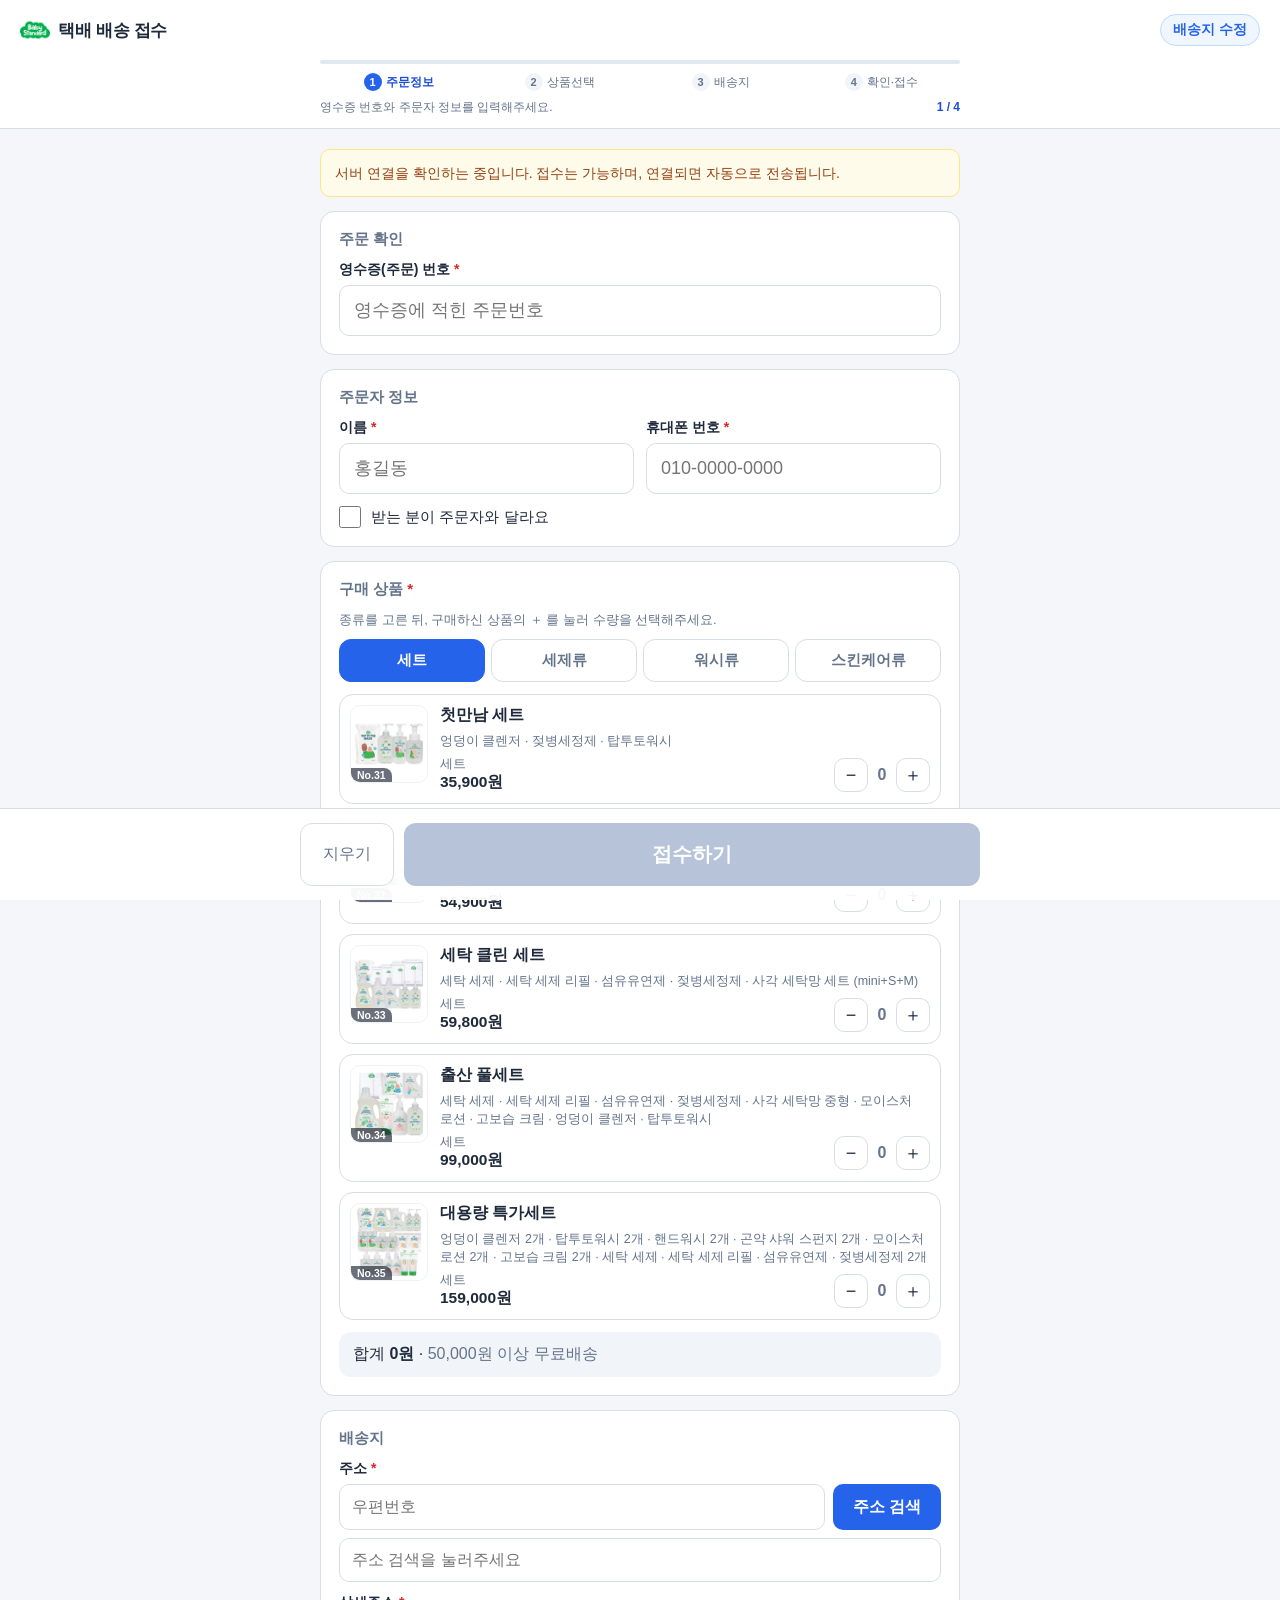
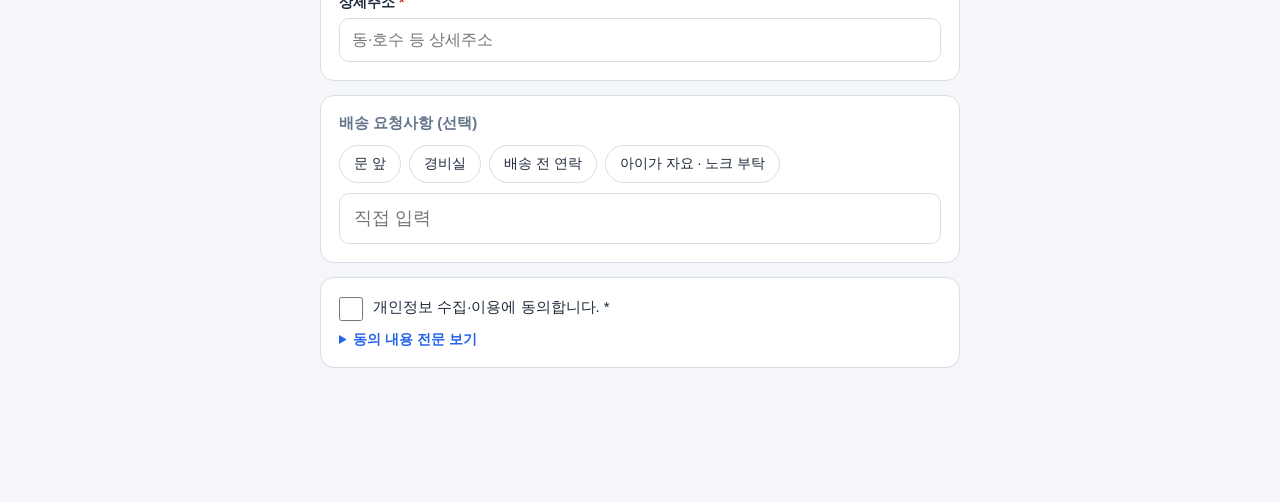
<file: expo/order.html>
<!DOCTYPE html>
<html lang="ko">
<head>
<meta charset="UTF-8">
<meta name="viewport" content="width=device-width, initial-scale=1, maximum-scale=1, user-scalable=no">
<meta name="apple-mobile-web-app-capable" content="yes">
<meta name="apple-mobile-web-app-status-bar-style" content="black-translucent">
<title>택배 배송 접수</title>
<link rel="preconnect" href="https://script.google.com">
<link rel="preconnect" href="https://script.googleusercontent.com">
<link rel="preconnect" href="https://miro375-alt.github.io">
<link rel="dns-prefetch" href="https://t1.kakaocdn.net">
<style>
  :root {
    --primary: #2563eb;
    --primary-dark: #1d4ed8;
    --danger: #dc2626;
    --green: #16a34a;
    --bg: #f4f6fa;
    --card: #ffffff;
    --text: #1e293b;
    --muted: #64748b;
    --border: #d7dde6;
    --radius: 14px;
  }
  * { margin: 0; padding: 0; box-sizing: border-box; -webkit-tap-highlight-color: transparent; }
  html, body { height: 100%; }
  button, input, select, textarea { font-family: inherit; }   /* 버튼·입력칸도 본문과 같은 한글 글꼴을 쓴다 */
  /* 두 번 탭 확대 끄기: iOS 사파리는 viewport 의 user-scalable=no 를 무시하므로 touch-action 으로 막는다.
     (＋ 버튼을 빠르게 두 번 눌러도 화면이 커지지 않고 두 번 담긴다. 두 손가락 확대는 그대로 된다) */
  html, body, button, a, input, select, textarea, label { touch-action: manipulation; }
  body {
    font-family: "Apple SD Gothic Neo", -apple-system, BlinkMacSystemFont, "Noto Sans KR", "Apple Color Emoji", sans-serif;
    background: var(--bg); color: var(--text);
    -webkit-text-size-adjust: 100%;
    text-size-adjust: 100%;   /* 안드로이드 크롬·삼성 인터넷이 글자만 따로 키워 칸이 넘치는 것을 막는다 */
  }
  .screen { display: none; min-height: 100dvh; }
  .screen.active { display: flex; flex-direction: column; }

  /* ── 공통 헤더 ── */
  .topbar {
    display: flex; align-items: center; justify-content: space-between; gap: 10px;
    padding: 14px 20px; background: var(--card); border-bottom: 1px solid var(--border);
    position: sticky; top: 0; z-index: 10;
  }
  .topbar .logo { display: inline-flex; align-items: center; gap: 8px; font-weight: 800; font-size: 17px; letter-spacing: -0.3px; user-select: none; -webkit-user-select: none; -webkit-touch-callout: none; }
  /* 베이비스탠다드 구름 로고. 길게 누르기(스태프 메뉴)가 이미지 저장 메뉴에 막히지 않게 이미지는 터치를 받지 않는다 */
  .topbar .logo img { height: 30px; width: auto; display: block; pointer-events: none; }
  .topbar .right { display: flex; align-items: center; gap: 8px; }
  .badge-queue {
    font-size: 12px; color: #92400e; background: #fef3c7; border: 1px solid #fcd34d;
    padding: 3px 10px; border-radius: 999px; display: none;
  }
  .badge-queue.show { display: inline-block; }
  .btn-link {
    font-size: 13.5px; font-weight: 600; color: var(--primary); background: #eff6ff;
    border: 1px solid #bfdbfe; border-radius: 999px; padding: 6px 12px; cursor: pointer;
    white-space: nowrap; flex-shrink: 0;
  }
  .closed-unlock { width: 100%; max-width: 360px; margin: 24px auto 0; padding: 20px; text-align: left; background: var(--card); border: 1px solid var(--border); border-radius: var(--radius); }
  .closed-unlock label { display: block; font-size: 16px; font-weight: 700; margin-bottom: 8px; }
  .closed-unlock p { color: var(--muted); font-size: 13px; line-height: 1.5; margin-bottom: 12px; }
  .closed-unlock input { width: 100%; font-size: 18px; padding: 12px; }
  .closed-unlock button { width: 100%; min-height: 48px; margin-top: 10px; font-size: 16px; }
  .closed-unlock-error { color: var(--danger); font-size: 14px; line-height: 1.5; margin-top: 10px; }
  .closed-unlock-error:empty { display: none; }

  /* ── 폼 화면 ── */
  .form-header { position: sticky; top: 0; z-index: 10; background: var(--card); border-bottom: 1px solid var(--border); }
  .form-header .topbar { position: static; border-bottom: 0; }
  .order-progress { max-width: 680px; margin: 0 auto; padding: 0 20px 12px; }
  .order-progress-track { height: 4px; overflow: hidden; border-radius: 4px; background: #e2e8f0; }
  .order-progress-fill { height: 100%; width: 0; background: var(--primary); transition: width .2s ease; }
  .order-progress-steps { display: grid; grid-template-columns: repeat(4, minmax(0, 1fr)); gap: 4px; list-style: none; margin-top: 9px; }
  .order-progress-steps li { display: flex; align-items: center; justify-content: center; gap: 4px; color: var(--muted); font-size: 12px; white-space: nowrap; }
  .order-progress-dot { display: inline-flex; align-items: center; justify-content: center; width: 18px; height: 18px; flex-shrink: 0; border-radius: 50%; background: #f1f5f9; font-size: 11px; font-weight: 700; }
  .order-progress-steps .current { color: var(--primary-dark); font-weight: 700; }
  .order-progress-steps .current .order-progress-dot { color: white; background: var(--primary); }
  .order-progress-steps .complete .order-progress-dot { color: var(--primary-dark); background: #dbeafe; }
  .order-progress-caption { display: flex; justify-content: space-between; gap: 8px; margin-top: 8px; color: var(--muted); font-size: 12px; line-height: 1.4; }
  .order-progress-caption b { color: var(--primary-dark); white-space: nowrap; }
  #scr-form .section, #scr-form input { scroll-margin-top: var(--order-header-height, 145px); }
  @media (max-width: 380px) {
    .order-progress { padding-right: 16px; padding-left: 16px; }
    .order-progress-steps li { font-size: 11px; gap: 3px; }
  }
  @media (prefers-reduced-motion: reduce) { .order-progress-fill { transition: none; } }
  main.pad { flex: 1; padding: 20px 20px 120px; max-width: 680px; width: 100%; margin: 0 auto; }
  .section { background: var(--card); border: 1px solid var(--border); border-radius: var(--radius); padding: 18px; margin-bottom: 14px; }
  .section h3 { font-size: 15px; color: var(--muted); font-weight: 600; margin-bottom: 12px; }
  label.fld { display: block; font-size: 14px; font-weight: 600; margin: 12px 0 6px; }
  label.fld:first-of-type { margin-top: 0; }
  label.fld .req { color: var(--danger); }
  input[type=text], input[type=tel], input[type=password], textarea {
    width: 100%; font-size: 18px; padding: 14px; border: 1.5px solid var(--border);
    border-radius: 10px; background: #fff; color: var(--text); outline: none;
  }
  input:focus, textarea:focus { border-color: var(--primary); }
  input.err { border-color: var(--danger); background: #fef2f2; }
  .row2 { display: grid; grid-template-columns: 1fr 1fr; gap: 12px; }
  @media (max-width: 480px) { .row2 { grid-template-columns: 1fr; } }
  /* 숨은 함정칸 — 사람에게는 보이지 않고 자동 프로그램만 채운다 */
  .hp { position: absolute; left: -9999px; top: -9999px; height: 0; width: 0; opacity: 0; }

  .check-line { display: flex; align-items: flex-start; gap: 10px; font-size: 15px; line-height: 1.5; cursor: pointer; }
  .check-line input[type=checkbox] { width: 24px; height: 24px; margin-top: 1px; flex-shrink: 0; accent-color: var(--primary); }
  .toggle-line { display: flex; align-items: center; gap: 10px; font-size: 15px; cursor: pointer; margin-top: 12px; }
  .toggle-line input[type=checkbox] { width: 22px; height: 22px; accent-color: var(--primary); }
  #recipientFields { display: none; margin-top: 4px; }
  #recipientFields.show { display: block; }

  .addr-row { display: flex; flex-wrap: wrap; gap: 8px; }
  .addr-row input { flex: 1 1 0; min-width: 0; font-size: 16px; padding: 12px; }
  .addr-row input.addr-main { flex: 1 1 100%; order: 3; text-overflow: ellipsis; }
  .addr-row .btn-zip { min-height: 46px; white-space: nowrap; }
  #addr2, #eAddr2 { font-size: 16px; padding: 12px; }
  .btn-zip {
    flex-shrink: 0; font-size: 16px; font-weight: 600; padding: 0 20px; border-radius: 10px;
    border: none; background: var(--primary); color: #fff; cursor: pointer;
  }
  .manual-note { display: none; font-size: 13px; color: #b45309; margin-top: 6px; }
  .manual-note.show { display: block; }
  .hint-note { font-size: 13px; margin-top: 6px; }
  /* 구매 상품: 카테고리 탭 + 썸네일 카드 */
  .cat-tabs { display: grid; grid-template-columns: repeat(4, 1fr); gap: 6px; margin: 10px 0 12px; }
  .cat-tabs.n5 { grid-template-columns: repeat(5, 1fr); }
  .cat-tabs button { position: relative; padding: 11px 2px; font-size: 14.5px; font-weight: 600; border: 1.5px solid var(--border); border-radius: 12px; background: #fff; color: var(--muted); cursor: pointer; white-space: nowrap; }
  .cat-tabs button.on { border-color: var(--primary); background: var(--primary); color: #fff; }
  .cat-tabs .cnt { position: absolute; top: -7px; right: -4px; min-width: 20px; height: 20px; padding: 0 5px; border-radius: 10px; background: var(--danger); color: #fff; font-size: 12px; line-height: 20px; text-align: center; }
  .prod-grid { display: flex; flex-direction: column; gap: 10px; }
  .pcard { display: flex; gap: 12px; align-items: stretch; border: 1.5px solid var(--border); border-radius: 14px; background: #fff; padding: 10px; }
  .pcard.on { border-color: var(--primary); box-shadow: 0 0 0 2px rgba(59,99,230,.15); }
  .pcard .thumb { position: relative; flex: 0 0 78px; width: 78px; align-self: flex-start; aspect-ratio: 1 / 1; border-radius: 10px; overflow: hidden; display: flex; align-items: center; justify-content: center; font-size: 40px; background: #fff; border: 1px solid #eef2f7; }
  .pcard .thumb img { width: 100%; height: 100%; object-fit: contain; }
  .pcard .body { flex: 1; min-width: 0; display: flex; flex-direction: column; gap: 6px; }
  .pcard .nm { font-size: 16px; font-weight: 700; line-height: 1.3; word-break: keep-all; }
  .pcard .desc { font-size: 12.5px; color: var(--muted); line-height: 1.45; word-break: keep-all; }
  .pcard .opt { display: flex; align-items: center; justify-content: space-between; gap: 8px; }
  .pcard .opt + .opt { border-top: 1px dashed var(--border); padding-top: 6px; }
  .pcard .opt .lb { min-width: 0; line-height: 1.3; }
  .pcard .opt .lb small { display: block; font-size: 12.5px; color: var(--muted); white-space: nowrap; }
  .pcard .opt .lb b { font-size: 15.5px; color: var(--text); white-space: nowrap; }
  .pcard .thumb .no { position: absolute; left: 0; bottom: 0; font-size: 10.5px; font-weight: 700; padding: 1px 6px; border-radius: 0 8px 0 0; background: rgba(15,23,42,.62); color: #fff; }
  .pcard .opt .lb em { font-style: normal; font-size: 11.5px; color: var(--muted); margin-left: 4px; }
  .pcard .qty { display: flex; align-items: center; gap: 2px; flex-shrink: 0; }
  .pcard .qty button { width: 34px; height: 34px; padding: 0; font-size: 18px; line-height: 1; border: 1.5px solid var(--border); border-radius: 10px; background: #fff; cursor: pointer; color: var(--text); }
  .pcard .qty b { min-width: 24px; text-align: center; font-size: 16px; color: var(--muted); }
  .pcard .opt { flex-wrap: wrap; }
  .pcard .opt .lb { flex: 1 1 auto; }
  .pcard .qty { margin-left: auto; }
  @media (max-width: 400px) {
    main.pad { padding-left: 12px; padding-right: 12px; }
    .section { padding: 14px; }
    .pcard { gap: 10px; padding: 9px; }
    .pcard .thumb { flex-basis: 64px; width: 64px; }
    .pcard .nm { font-size: 15px; }
    .pcard .opt .lb b { font-size: 15px; }
  }
  .recv-grid.two { grid-template-columns: repeat(2, 1fr); }
  .recv-grid.two button { padding: 11px 4px; }
  #giftRecv { margin-top: 14px; padding-top: 12px; border-top: 1px dashed var(--border); }
  #giftRecv.err .recv-grid button { border-color: var(--danger); }

  .pcard .qty b.on { color: var(--primary); }
  /* 상품 받는 방법: 1열 3칸 */
  .recv-grid { display: grid; grid-template-columns: repeat(3, 1fr); gap: 8px; }
  .recv-grid button { display: flex; flex-direction: column; align-items: center; gap: 4px; padding: 12px 4px; border: 1.5px solid var(--border); border-radius: 14px; background: #fff; color: var(--text); cursor: pointer; text-align: center; }
  .recv-grid button .ic { font-size: 24px; line-height: 1; }
  .recv-grid button b { font-size: 14.5px; word-break: keep-all; line-height: 1.3; }
  .recv-grid button small { font-size: 11.5px; color: var(--muted); word-break: keep-all; line-height: 1.3; }
  .recv-grid button.on { border-color: var(--primary); background: #eff6ff; color: var(--primary); }
  .recv-grid button.on small { color: var(--primary); }
  /* 사은품 선택 바텀시트 (모바일 기준) */
  #giftSheet { position: fixed; inset: 0; z-index: 60; display: flex; align-items: flex-end; justify-content: center; background: rgba(15,23,42,0); visibility: hidden; transition: background .25s ease, visibility 0s linear .25s; }
  #giftSheet.open { background: rgba(15,23,42,.5); visibility: visible; transition: background .25s ease; }
  #giftSheet .panel { width: 100%; max-width: 560px; max-height: 88dvh; display: flex; flex-direction: column; background: #fff; border-radius: 20px 20px 0 0; box-shadow: 0 -8px 30px rgba(15,23,42,.18); transform: translateY(100%); transition: transform .28s cubic-bezier(.2,.8,.2,1); padding-bottom: env(safe-area-inset-bottom); }
  #giftSheet.open .panel { transform: translateY(0); }
  #giftSheet .grab { width: 44px; height: 5px; border-radius: 3px; background: #cbd5e1; margin: 10px auto 2px; flex-shrink: 0; }
  #giftSheet .head { padding: 10px 20px 12px; flex-shrink: 0; }
  #giftSheet .head h2 { font-size: 20px; margin-bottom: 4px; }
  #giftSheet .head p { font-size: 14.5px; color: var(--muted); line-height: 1.5; }
  #giftSheet .body { padding: 4px 16px 8px; overflow-y: auto; -webkit-overflow-scrolling: touch; }
  .gift-opt { display: flex; align-items: center; justify-content: space-between; gap: 12px; width: 100%; min-height: 68px; padding: 14px 16px; margin-bottom: 10px; border: 2px solid var(--border); border-radius: 14px; background: #fff; font-size: 17px; font-weight: 600; text-align: left; cursor: pointer; color: var(--text); }
  .gift-opt.on { border-color: var(--primary); background: #eff6ff; color: var(--primary); }
  .gift-opt .gthumb { flex: 0 0 60px; width: 60px; height: 60px; border-radius: 10px; background: #fff; border: 1px solid #eef2f7; overflow: hidden; display: flex; align-items: center; justify-content: center; font-size: 30px; }
  .gift-opt .gthumb img { width: 100%; height: 100%; object-fit: contain; }
  .gift-opt .gname { flex: 1; min-width: 0; word-break: keep-all; }
  .gift-sum .names .gline { display: flex; align-items: center; gap: 8px; margin: 2px 0; }
  .gift-sum .names .gline img { width: 36px; height: 36px; object-fit: contain; border-radius: 6px; border: 1px solid #eef2f7; background: #fff; }
  .gift-opt .mark { width: 26px; height: 26px; border-radius: 50%; border: 2px solid var(--border); flex-shrink: 0; display: flex; align-items: center; justify-content: center; font-size: 15px; color: #fff; }
  .gift-opt.on .mark { border-color: var(--primary); background: var(--primary); }
  .gift-opt .qty { display: flex; align-items: center; gap: 4px; flex-shrink: 0; }
  .gift-opt .qty button { width: 46px; height: 46px; font-size: 22px; border: 1.5px solid var(--border); border-radius: 10px; background: #fff; cursor: pointer; color: var(--text); }
  .gift-opt .qty b { min-width: 30px; text-align: center; font-size: 19px; }
  #giftSheet .foot { padding: 10px 16px 16px; border-top: 1px solid var(--border); flex-shrink: 0; }
  #giftSheet .foot .btn-submit { width: 100%; }
  .gift-sum { display: flex; align-items: center; justify-content: space-between; gap: 10px; }
  .gift-sum .names { font-size: 16px; line-height: 1.5; }
  .gift-change { flex-shrink: 0; font-size: 14.5px; font-weight: 600; padding: 10px 14px; border-radius: 10px; border: 1.5px solid var(--primary); background: #fff; color: var(--primary); cursor: pointer; }
  @media (prefers-reduced-motion: reduce) { #giftSheet, #giftSheet .panel { transition: none; } }
  /* 담은 상품 바텀시트: 상품의 ＋ 를 누르면 열린다. 3개가 넘으면 목록만 스크롤 */
  #cartSheet { position: fixed; inset: 0; z-index: 55; display: flex; align-items: flex-end; justify-content: center; background: rgba(15,23,42,0); visibility: hidden; transition: background .25s ease, visibility 0s linear .25s; }
  #cartSheet.open { background: rgba(15,23,42,.45); visibility: visible; transition: background .25s ease; }
  #cartSheet .panel { width: 100%; max-width: 560px; display: flex; flex-direction: column; background: #fff; border-radius: 20px 20px 0 0; box-shadow: 0 -8px 30px rgba(15,23,42,.18); transform: translateY(100%); transition: transform .28s cubic-bezier(.2,.8,.2,1); padding-bottom: env(safe-area-inset-bottom); }
  #cartSheet.open .panel { transform: translateY(0); }
  #cartSheet .grab { width: 44px; height: 5px; border-radius: 3px; background: #cbd5e1; margin: 10px auto 2px; flex-shrink: 0; }
  #cartSheet .head { display: flex; align-items: baseline; justify-content: space-between; padding: 8px 20px 10px; }
  #cartSheet .head h2 { font-size: 19px; }
  #cartSheet .head span { font-size: 14px; color: var(--muted); }
  #cartSheet .body { max-height: calc(3 * 68px); overflow-y: auto; -webkit-overflow-scrolling: touch; overscroll-behavior: contain; padding: 0 16px; border-top: 1px solid var(--border); }
  #cartSheet .body.more { box-shadow: inset 0 -14px 12px -12px rgba(15,23,42,.25); }
  .cart-row { display: flex; align-items: center; gap: 10px; height: 68px; border-bottom: 1px solid var(--border); }
  .cart-row:last-child { border-bottom: none; }
  .cart-row.just { background: #eff6ff; margin: 0 -16px; padding: 0 16px; }
  .cart-row .nm { flex: 1; min-width: 0; font-size: 15.5px; font-weight: 600; line-height: 1.3; overflow: hidden; text-overflow: ellipsis; white-space: nowrap; }
  .cart-row .nm small { display: block; font-size: 13px; font-weight: 500; color: var(--muted); }
  .cart-row .qty { display: flex; align-items: center; gap: 4px; flex-shrink: 0; }
  .cart-row .qty button { width: 40px; height: 40px; font-size: 20px; border: 1.5px solid var(--border); border-radius: 10px; background: #fff; cursor: pointer; color: var(--text); }
  .cart-row .qty b { min-width: 28px; text-align: center; font-size: 17px; color: var(--primary); }
  #cartSheet .more-hint { font-size: 12.5px; color: var(--muted); text-align: center; padding: 6px 0 0; }
  #cartSheet .foot { padding: 12px 16px 16px; border-top: 1px solid var(--border); }
  #cartSheet .total { display: flex; align-items: baseline; justify-content: space-between; font-size: 16px; margin-bottom: 4px; }
  #cartSheet .total b { font-size: 22px; color: var(--primary); }
  #cartSheet .ship { font-size: 13.5px; color: var(--muted); margin-bottom: 12px; min-height: 1em; }
  #cartSheet .foot .btn-submit { width: 100%; padding: 15px; font-size: 18px; }
  @media (prefers-reduced-motion: reduce) { #cartSheet, #cartSheet .panel { transition: none; } }
  /* 로딩: 스켈레톤(화면 단위)과 스피너(버튼·진행 표시) */
  @keyframes sk-shine { 0% { background-position: 200% 0; } 100% { background-position: -200% 0; } }
  @keyframes spin { to { transform: rotate(360deg); } }
  .sk { display: block; border-radius: 8px; background: linear-gradient(90deg, #e9eef5 25%, #f6f8fb 37%, #e9eef5 63%); background-size: 400% 100%; animation: sk-shine 1.4s ease infinite; }
  .sk.line { height: 14px; margin: 10px 0; } .sk.title { height: 20px; width: 40%; margin-bottom: 14px; } .sk.input { height: 52px; margin: 10px 0; border-radius: 12px; }
  .sk.btn { height: 60px; border-radius: 12px; }
  .spinner { display: inline-block; width: 1em; height: 1em; border: 2.5px solid currentColor; border-right-color: transparent; border-radius: 50%; animation: spin .7s linear infinite; vertical-align: -0.15em; margin-right: 8px; }
  .btn-submit.busy::before, .send-status.show::before { content: ''; display: inline-block; width: 1em; height: 1em; border: 2.5px solid currentColor; border-right-color: transparent; border-radius: 50%; animation: spin .7s linear infinite; vertical-align: -0.15em; margin-right: 8px; }
  .submission-skeleton { max-width: 480px; margin: 0 auto 10px; }
  .submission-skeleton .sk.line { height: 10px; margin: 7px 0; }
  .receipt-skeleton { width: min(260px, 72vw); margin: 12px auto 0; }
  .receipt-skeleton .sk.line { height: 12px; margin: 9px auto; }
  .submission-skeleton[hidden], .receipt-skeleton[hidden] { display: none; }
  .loading-hint { color: var(--muted); font-size: 15px; line-height: 1.6; margin: 12px 0 18px; }
  .zip-loading { display: flex; align-items: center; justify-content: center; height: 100%; color: var(--muted); font-size: 15px; }
  @media (prefers-reduced-motion: reduce) { .sk, .spinner, .btn-submit.busy::before, .send-status.show::before { animation: none; } }
  .prod-row { display: flex; align-items: center; justify-content: space-between; gap: 10px; padding: 10px 0; border-bottom: 1px solid var(--border); }
  .prod-row:last-child { border-bottom: none; }
  .prod-row .pn { font-size: 16px; line-height: 1.35; }
  .prod-row .pn span { display: block; font-size: 13px; color: var(--muted); }
  .prod-row .qty { display: flex; align-items: center; gap: 4px; flex-shrink: 0; }
  .prod-row .qty button { width: 44px; height: 44px; font-size: 22px; border: 1.5px solid var(--border); border-radius: 10px; background: #fff; cursor: pointer; }
  .prod-row .qty b { min-width: 34px; text-align: center; font-size: 18px; color: var(--muted); }
  .prod-row .qty b.on { color: var(--primary); }
  .order-check { display: none; font-size: 13px; margin-top: 6px; }
  .order-check.show { display: block; }
  .order-check.checking, .order-check.fail { color: var(--muted); }
  .order-check.ok { color: #15803d; }

  .chips { display: flex; flex-wrap: wrap; gap: 8px; margin-bottom: 10px; }
  .chips button {
    font-size: 14px; padding: 9px 14px; border-radius: 999px;
    border: 1.5px solid var(--border); background: #fff; cursor: pointer; color: var(--text);
  }
  .chips button.on { border-color: var(--primary); background: #eff6ff; color: var(--primary); }

  details.privacy { font-size: 13.5px; color: var(--muted); margin-top: 10px; }
  details.privacy summary { cursor: pointer; color: var(--primary); font-weight: 600; }
  details.privacy p { margin-top: 8px; line-height: 1.7; }

  .submitbar {
    position: fixed; bottom: 0; left: 0; right: 0; z-index: 20;
    padding: 14px 20px calc(14px + env(safe-area-inset-bottom));
    background: rgba(255,255,255,.95); border-top: 1px solid var(--border);
  }
  .submitbar .inner { max-width: 680px; margin: 0 auto; display: flex; gap: 10px; }
  .btn-cancel {
    font-size: 16px; padding: 0 22px; border-radius: 12px; border: 1.5px solid var(--border);
    background: #fff; color: var(--muted); cursor: pointer;
  }
  .btn-submit {
    flex: 1; font-size: 20px; font-weight: 700; color: #fff; background: var(--primary);
    border: none; border-radius: 12px; padding: 18px; cursor: pointer;
  }
  .btn-submit:disabled { background: #b6c3d9; cursor: default; }
  .btn-secondary { font-size: 16px; font-weight: 600; padding: 14px 24px; border-radius: 12px; border: 1.5px solid var(--border); background: #fff; cursor: pointer; color: var(--text); }
  .form-err { color: var(--danger); font-size: 14px; text-align: center; margin-bottom: 8px; display: none; line-height: 1.5; }
  .form-err.show { display: block; }
  .send-status { color: var(--muted); font-size: 14px; text-align: center; margin-bottom: 8px; display: none; }
  .send-status.show { display: block; }
  .notice { font-size: 14px; line-height: 1.6; color: #92400e; background: #fffbeb; border: 1px solid #fde68a; border-radius: 10px; padding: 12px 14px; margin-bottom: 14px; display: none; }
  .notice.show { display: block; }

  /* ── 우편번호 레이어 ── */
  #zipLayer { display: none; position: fixed; inset: 0; z-index: 50; background: rgba(15,23,42,.5); }
  #zipLayer.show { display: flex; align-items: center; justify-content: center; }
  #zipBox { width: min(560px, 94vw); height: min(560px, 82dvh); background: #fff; border-radius: 16px; overflow: hidden; display: flex; flex-direction: column; }
  #zipBox .zip-head { display: flex; justify-content: space-between; align-items: center; padding: 12px 16px; border-bottom: 1px solid var(--border); }
  #zipBox .zip-head b { font-size: 16px; }
  #zipClose { font-size: 15px; border: none; background: none; color: var(--muted); cursor: pointer; padding: 6px; }
  #zipEmbed { flex: 1; }

  /* ── 완료 / 안내 화면 ── */
  .center { justify-content: center; align-items: center; text-align: center; gap: 18px; padding: 24px; }
  .done-icon { width: 88px; height: 88px; border-radius: 50%; background: #dcfce7; color: var(--green); font-size: 46px; display: flex; align-items: center; justify-content: center; }
  .info-icon { width: 88px; height: 88px; border-radius: 50%; background: #e0e7ff; font-size: 44px; display: flex; align-items: center; justify-content: center; }
  .center h1 { font-size: 26px; }
  .done-no-label { color: var(--muted); font-size: 15px; margin-top: 8px; }
  .done-no { font-size: 44px; font-weight: 800; letter-spacing: 1px; color: var(--primary); }
  .done-hint { color: var(--muted); font-size: 15.5px; line-height: 1.7; max-width: 480px; }
  .btn-home { margin-top: 6px; font-size: 16px; font-weight: 600; padding: 14px 36px; border-radius: 12px; border: 1.5px solid var(--border); background: #fff; cursor: pointer; }
  .btn-row { display: flex; gap: 10px; flex-wrap: wrap; justify-content: center; }

  /* ── 배송지 수정 ── */
  .edit-summary { font-size: 14.5px; line-height: 1.8; background: #f8fafc; border: 1px solid var(--border); border-radius: 10px; padding: 12px 14px; }
  .edit-summary b { color: var(--primary); }

  /* ── 스태프 화면 ── */
  .stat-grid { display: grid; grid-template-columns: repeat(3, 1fr); gap: 12px; margin-bottom: 14px; }
  .stat { background: var(--card); border: 1px solid var(--border); border-radius: var(--radius); padding: 16px; text-align: center; }
  .stat b { display: block; font-size: 30px; }
  .stat span { font-size: 13px; color: var(--muted); }
  .stat b.warn { color: var(--danger); }
  .staff-actions { display: grid; gap: 10px; }
  .staff-actions button, .staff-actions .cfg {
    font-size: 16px; padding: 15px; border-radius: 12px; border: 1.5px solid var(--border);
    background: var(--card); cursor: pointer; text-align: left; color: var(--text);
  }
  .staff-actions .danger { color: var(--danger); border-color: #fecaca; }
  .cfg label { display: block; font-size: 13px; color: var(--muted); margin-bottom: 6px; }
  .cfg input { width: 100%; font-size: 16px; padding: 10px; border: 1.5px solid var(--border); border-radius: 8px; }
  #staffMsg { font-size: 14px; color: var(--green); min-height: 20px; margin-top: 10px; text-align: center; }
  /* 세트 변경 (스태프 전용: 로고 3번 → 관리자 비밀번호) */
  .sc-on-badge { display: none; margin-left: 6px; padding: 2px 8px; border-radius: 999px; background: #1d4ed8; color: #fff; font-size: 11px; font-weight: 700; }
  body.sc-on .sc-on-badge { display: inline-block; }
  .cart-sc { margin: -4px 0 10px; padding: 8px 10px; border-radius: 10px; background: #eff6ff; border: 1px solid #bfdbfe; font-size: 13px; color: #1e3a8a; }
  .cart-sc .sc-line { display: flex; align-items: center; justify-content: space-between; gap: 8px; padding: 3px 0; }
  .cart-sc button { font: inherit; font-size: 13px; padding: 6px 10px; border-radius: 8px; border: 1px solid #93c5fd; background: #fff; color: #1d4ed8; cursor: pointer; }
  .cart-sc .sc-del { border-color: #fecaca; color: #b91c1c; padding: 4px 8px; white-space: nowrap; }
  .sc-dlg { position: fixed; inset: 0; z-index: 90; display: flex; align-items: flex-end; justify-content: center; background: rgba(15,23,42,.45); }
  .sc-dlg .box { width: 100%; max-width: 520px; background: #fff; border-radius: 18px 18px 0 0; padding: 20px 18px calc(18px + env(safe-area-inset-bottom)); }
  .sc-dlg h3 { font-size: 18px; margin-bottom: 6px; }
  .sc-dlg p { font-size: 13.5px; color: var(--muted); line-height: 1.5; margin-bottom: 12px; }
  .sc-dlg label { display: block; font-size: 13px; color: var(--muted); margin: 10px 0 4px; }
  .sc-dlg select, .sc-dlg input { width: 100%; font-size: 16px; padding: 11px; border: 1px solid var(--border); border-radius: 10px; background: #fff; }
  .sc-dlg .err { color: var(--danger); font-size: 13.5px; min-height: 1.2em; margin-top: 8px; }
  .sc-dlg .row2 { display: grid; grid-template-columns: 1fr 1fr; gap: 10px; margin-top: 16px; }
  .sc-dlg .row2 button { font: inherit; font-size: 16px; padding: 13px; border-radius: 12px; border: 1px solid var(--border); background: #fff; }
  .sc-dlg .row2 .ok { background: var(--primary); color: #fff; border-color: var(--primary); font-weight: 700; }
</style>
</head>
<body>

<!-- ═══════ ⓪ 접수 시간 외 안내 ═══════ -->
<section id="scr-loading" class="screen active" aria-busy="true" aria-label="접수 화면 불러오는 중">
  <div style="padding:16px;max-width:720px;width:100%;margin:0 auto;">
    <p class="loading-hint" id="initialLoadingHint" role="status" aria-live="polite">접수 화면을 준비하고 있습니다. 잠시만 기다려주세요.</p>
    <div aria-hidden="true">
    <span class="sk" style="height:28px;width:55%;margin:8px 0 20px;"></span>
    <div class="section"><span class="sk title"></span><span class="sk input"></span></div>
    <div class="section"><span class="sk title"></span><span class="sk input"></span><span class="sk input"></span></div>
    <div class="section"><span class="sk title"></span><span class="sk line" style="width:90%"></span><span class="sk line" style="width:75%"></span><span class="sk line" style="width:82%"></span></div>
    <span class="sk btn"></span>
    </div>
  </div>
</section>

<section id="scr-closed" class="screen">
  <div class="topbar">
    <span class="logo" id="logoPress2"><img src="[data-uri]" alt="베이비스탠다드" width="30" height="30" draggable="false">택배 배송 접수<span class="sc-on-badge">세트 변경</span></span>
  </div>
  <div class="center" style="flex:1;display:flex;flex-direction:column;">
    <div class="info-icon" style="color:#4f46e5;"><svg width="44" height="44" viewBox="0 0 24 24" fill="none" stroke="currentColor" stroke-width="1.8" stroke-linecap="round" stroke-linejoin="round" aria-hidden="true"><circle cx="12" cy="12" r="9"/><path d="M12 7v5l3 2"/></svg></div>
    <h1>지금은 접수 시간이 아닙니다</h1>
    <p class="done-hint" id="closedMsg"></p>
    <p class="done-hint" id="closedHours"></p>
    <div class="btn-row">
      <button class="btn-home" onclick="checkOpenAndShow(true)">다시 확인</button>
      <button class="btn-home" id="closedEditBtn" onclick="openEdit()">배송지 수정</button>
    </div>
    <form class="closed-unlock" id="closedUnlockForm">
      <label for="closedPassword">관리자 비밀번호</label>
      <p id="closedUnlockHelp">접수 시간 외에는 관리자 비밀번호를 입력해 이 기기에서 접수할 수 있습니다.</p>
      <input type="password" id="closedPassword" autocomplete="current-password" placeholder="관리자 비밀번호 입력" aria-describedby="closedUnlockHelp closedUnlockError" required>
      <button class="btn-submit" id="closedUnlockBtn" type="submit">접수 시간 제한 풀기</button>
      <div class="closed-unlock-error" id="closedUnlockError" role="alert"></div>
    </form>
  </div>
</section>

<!-- ═══════ ① 접수 폼 (기본 화면) ═══════ -->
<section id="scr-form" class="screen">
  <div class="form-header" id="orderFormHeader">
  <div class="topbar">
    <span class="logo" id="logoPress"><img src="[data-uri]" alt="베이비스탠다드" width="30" height="30" draggable="false">택배 배송 접수<span class="sc-on-badge">세트 변경</span></span>
    <span class="right">
      <span class="badge-queue" id="qBadge2"></span>
      <button class="btn-link" onclick="openEdit()">배송지 수정</button>
    </span>
  </div>
    <div class="order-progress" aria-label="택배 접수 입력 단계">
      <div class="order-progress-track" id="orderProgress" role="progressbar" aria-label="택배 접수 입력 진행" aria-valuemin="0" aria-valuemax="100" aria-valuenow="0">
        <div class="order-progress-fill" id="orderProgressFill"></div>
      </div>
      <ol class="order-progress-steps" id="orderProgressSteps">
        <li class="current" aria-current="step"><span class="order-progress-dot" aria-hidden="true">1</span><span>주문정보</span></li>
        <li><span class="order-progress-dot" aria-hidden="true">2</span><span>상품선택</span></li>
        <li><span class="order-progress-dot" aria-hidden="true">3</span><span>배송지</span></li>
        <li><span class="order-progress-dot" aria-hidden="true">4</span><span>확인·접수</span></li>
      </ol>
      <div class="order-progress-caption"><span id="orderProgressHint" aria-live="polite">영수증 번호와 주문자 정보를 입력해주세요.</span><b id="orderProgressCount">1 / 4</b></div>
    </div>
  </div>
  <main class="pad">
    <div class="notice" id="formNotice"></div>

    <div class="section">
      <h3>주문 확인</h3>
      <label class="fld">영수증(주문) 번호 <span class="req">*</span></label>
      <input type="text" id="orderNo" inputmode="numeric" autocomplete="off" placeholder="영수증에 적힌 주문번호">
      <div class="manual-note" id="orderDup">⚠ 오늘 이 영수증 번호로 이미 접수된 건이 있습니다. 스태프에게 확인해주세요.</div>
      <div class="manual-note" id="orderTypo">⚠ 완성되지 않은 한글(ㅁ, ㅇ 등)이 섞여 있어요. 오타가 아닌지 확인해주세요.</div>
      <div class="order-check" id="orderCheck"></div>
    </div>

    <div class="section">
      <h3>주문자 정보</h3>
      <div class="row2">
        <div>
          <label class="fld">이름 <span class="req">*</span></label>
          <input type="text" id="name" autocomplete="off" placeholder="홍길동">
          <div class="manual-note" id="nameTypo">⚠ 이름에 완성되지 않은 글자나 숫자가 있어요. 오타가 아닌지 확인해주세요.</div>
        </div>
        <div>
          <label class="fld">휴대폰 번호 <span class="req">*</span></label>
          <input type="tel" id="phone" inputmode="numeric" autocomplete="off" placeholder="010-0000-0000" maxlength="13">
          <div class="manual-note" id="phoneTypo">⚠ 휴대폰 번호는 010으로 시작해야 해요.</div>
        </div>
      </div>
      <label class="toggle-line">
        <input type="checkbox" id="diffRecipient">
        <span>받는 분이 주문자와 달라요</span>
      </label>
      <div id="recipientFields">
        <div class="row2">
          <div>
            <label class="fld">받는 분 이름 <span class="req">*</span></label>
            <input type="text" id="rName" autocomplete="off">
            <div class="manual-note" id="rNameTypo">⚠ 이름에 완성되지 않은 글자나 숫자가 있어요. 오타가 아닌지 확인해주세요.</div>
          </div>
          <div>
            <label class="fld">받는 분 휴대폰 <span class="req">*</span></label>
            <input type="tel" id="rPhone" inputmode="numeric" autocomplete="off" placeholder="010-0000-0000" maxlength="13">
            <div class="manual-note" id="rPhoneTypo">⚠ 휴대폰 번호는 010으로 시작해야 해요.</div>
          </div>
        </div>
      </div>
    </div>

    <div class="section" id="prodSection" style="display:none;">
      <h3>구매 상품 <span class="req" style="color:var(--danger);">*</span></h3>
      <p class="hint-note" style="color:var(--muted);margin:0;">종류를 고른 뒤, 구매하신 상품의 ＋ 를 눌러 수량을 선택해주세요.</p>
      <div class="cat-tabs" id="catTabs" role="tablist"></div>
      <div class="prod-grid" id="prodList"></div>
      <div id="orderSum" style="display:none;margin-top:12px;padding:12px 14px;border-radius:12px;background:#f1f5f9;font-size:16px;"></div>
    </div>

    <div class="section" id="giftSection" style="display:none;">
      <h3>사은품 <span id="giftCount" style="font-size:14px;font-weight:600;color:var(--primary);margin-left:6px;"></span></h3>
      <div class="gift-sum">
        <div class="names" id="giftNames"></div>
        <button type="button" class="gift-change" id="giftChange">바꾸기</button>
      </div>
      <p class="hint-note" id="giftNote" style="color:var(--muted);"></p>
    </div>

    <div class="section" id="pickSection" style="display:none;">
      <h3>상품 받는 방법 <span class="req" style="color:var(--danger);">*</span></h3>
      <div class="recv-grid" id="recvMode">
        <button type="button" data-m="ship" class="on"><b>전부 택배</b><small>택배로 받기</small></button>
        <button type="button" data-m="part"><b>일부만 지금</b><small>나머지는 택배</small></button>
        <button type="button" data-m="all"><b>전부 지금</b><small>택배 없음</small></button>
      </div>
      <div id="pickWrap" style="display:none;margin-top:10px;">
        <p class="hint-note" id="pickNote" style="color:var(--muted);margin:0 0 4px;"></p>
        <div id="pickList"></div>
      </div>
      <div id="giftRecv" style="display:none;">
        <label class="fld">사은품 받는 방법 <span class="req">*</span></label>
        <div class="recv-grid two" id="giftRecvMode">
          <button type="button" data-g="now"><b>지금 가져가기</b><small>현장에서 바로 받기</small></button>
          <button type="button" data-g="ship"><b>택배로 받기</b><small>택배 상품과 함께 배송</small></button>
        </div>
        <div class="manual-note" id="giftRecvErr">사은품을 지금 가져가실지, 택배로 받으실지 선택해주세요.</div>
      </div>
    </div>

    <div class="section" id="addrSection">
      <h3>배송지</h3>
      <label class="fld">주소 <span class="req">*</span></label>
      <div class="addr-row">
        <input type="text" id="zipcode" placeholder="우편번호" readonly>
        <input type="text" id="addr1" class="addr-main" placeholder="주소 검색을 눌러주세요" readonly>
        <button type="button" class="btn-zip" onclick="openPostcode('main')">주소 검색</button>
      </div>
      <div class="manual-note" id="manualNote">⚠ 주소 검색을 사용할 수 없어 직접 입력으로 전환되었습니다. 우편번호와 주소를 정확히 입력해주세요.</div>
      <label class="fld">상세주소 <span class="req">*</span></label>
      <input type="text" id="addr2" autocomplete="off" placeholder="동·호수 등 상세주소">
      <div class="manual-note" id="addr2Typo">⚠ 완성되지 않은 한글(ㅁ, ㅇ 등)이 섞여 있어요. 오타가 아닌지 확인해주세요.</div>
    </div>

    <div class="section" id="memoSection">
      <h3>배송 요청사항 (선택)</h3>
      <div class="chips" id="memoChips">
        <button type="button" data-v="문 앞에 놓아주세요">문 앞</button>
        <button type="button" data-v="경비실에 맡겨주세요">경비실</button>
        <button type="button" data-v="배송 전 연락주세요">배송 전 연락</button>
        <button type="button" data-v="아이가 자고 있어요. 초인종 말고 노크 부탁드려요">아이가 자요 · 노크 부탁</button>
      </div>
      <input type="text" id="memo" autocomplete="off" placeholder="직접 입력">
    </div>

    <!-- 숨은 함정칸 (봇 차단): 로그인 필드와 form 소유권을 분리해 자격 증명 자동완성을 방지 -->
    <form id="orderBotTrapForm" class="hp" autocomplete="off" aria-hidden="true">
      <input type="text" id="website" name="delivery_website_check" form="orderBotTrapForm" tabindex="-1" autocomplete="off">
    </form>

    <div class="section">
      <label class="check-line">
        <input type="checkbox" id="consent">
        <span>개인정보 수집·이용에 동의합니다. <span class="req">*</span></span>
      </label>
      <details class="privacy">
        <summary>동의 내용 전문 보기</summary>
        <p>· 수집 항목: 이름, 연락처, 주소<br>
           · 수집 목적: 구매하신 상품의 택배 배송<br>
           · 보유 기간: 배송 완료 후 3개월 이내 파기<br>
           · 동의를 거부하실 수 있으나, 거부 시 택배 배송 접수가 불가합니다.</p>
      </details>
    </div>
  </main>

  <div class="submitbar">
    <div class="form-err" id="formErr"></div>
    <div class="send-status" id="sendStatus" role="status" aria-live="polite" aria-atomic="true"></div>
    <div class="submission-skeleton" id="submitSkeleton" hidden aria-hidden="true"><span class="sk line" style="width:88%"></span><span class="sk line" style="width:64%"></span></div>
    <div class="inner">
      <button class="btn-cancel" id="btnClear" onclick="resetToStart()">지우기</button>
      <button class="btn-submit" id="btnSubmit" aria-busy="false" aria-describedby="sendStatus" onclick="submitOrder()">접수하기</button>
    </div>
  </div>
</section>

<!-- 우편번호 검색 레이어 -->
<!-- 사은품 선택 바텀시트 -->
<div id="giftSheet" role="dialog" aria-modal="true" aria-labelledby="giftSheetTitle" aria-hidden="true">
  <div class="panel">
    <div class="grab"></div>
    <div class="head">
      <h2 id="giftSheetTitle">사은품을 골라주세요</h2>
      <p id="giftSheetSub"></p>
    </div>
    <div class="body" id="giftSheetList"></div>
    <div class="foot"><button type="button" class="btn-submit" id="giftSheetOk">선택 완료</button></div>
  </div>
</div>

<!-- 담은 상품 바텀시트 -->
<div id="cartSheet" role="dialog" aria-modal="true" aria-labelledby="cartSheetTitle" aria-hidden="true">
  <div class="panel">
    <div class="grab"></div>
    <div class="head"><h2 id="cartSheetTitle">담은 상품</h2><span id="cartSheetCount"></span></div>
    <div class="body" id="cartSheetList"></div>
    <div class="more-hint" id="cartSheetMore" style="display:none;">↓ 아래로 밀어서 더 보기</div>
    <div id="cartSheetNotice" role="note" style="display:none;margin:10px 16px;padding:11px 13px;border-radius:12px;background:#fff7ed;border:1px solid #fdba74;color:#9a3412;font-size:13.5px;line-height:1.55;word-break:keep-all;"></div>
    <div class="foot">
      <div class="total"><span>최종 금액</span><b id="cartSheetTotal">0원</b></div>
      <div class="ship" id="cartSheetShip"></div>
      <button type="button" class="btn-submit" id="cartSheetOk">계속 담기</button>
    </div>
  </div>
</div>

<div id="zipLayer">
  <div id="zipBox">
    <div class="zip-head">
      <b>주소 검색</b>
      <button id="zipClose" onclick="closePostcode(true)">닫기 ×</button>
    </div>
    <div id="zipEmbed"></div>
  </div>
</div>

<!-- ═══════ ② 완료 화면 ═══════ -->
<section id="scr-done" class="screen center" aria-busy="false">
  <p class="done-thanks" style="font-size:17px;font-weight:700;color:var(--primary-dark);line-height:1.5;margin-bottom:14px;word-break:keep-all;">베이비스탠다드를 선택해주셔서 감사합니다</p>
  <div class="done-icon" id="doneIcon">✓</div>
  <h1 id="doneTitle" role="status" aria-live="polite">접수가 완료되었습니다</h1>
  <div>
    <div class="done-no-label">접수번호</div>
    <div class="done-no" id="doneNo"></div>
    <div class="receipt-skeleton" id="doneSkeleton" hidden aria-hidden="true"><span class="sk line" style="width:100%"></span><span class="sk line" style="width:68%"></span></div>
  </div>
  <p class="done-hint" id="doneGifts" style="display:none;background:#fefce8;border:1px solid #fde68a;border-radius:12px;padding:12px 16px;color:var(--text);"></p>
  <p class="done-hint" id="donePickup" style="display:none;background:#eff6ff;border:1px solid #bfdbfe;border-radius:12px;padding:12px 16px;color:var(--text);"></p>
  <p class="done-hint" id="doneTempNote" style="display:none;color:#b45309;">⚠ 인터넷 연결 대기 중입니다.<br>연결되면 자동으로 정식 접수됩니다.</p>
  <p class="done-hint" id="doneShipNote">이 화면을 사진으로 찍어두시거나<br>접수번호를 메모해두시면 추후 배송 관리가 수월합니다.<br><br>배송은 <b>다음주 화요일부터</b> 일괄 순차 발송됩니다.<br><br>배송지를 바꾸시려면 행사 기간 중 <b>영수증 번호와 휴대폰 번호</b>로<br>아래 "배송지 수정"에서 직접 수정하실 수 있습니다.</p>
  <div class="btn-row">
    <button class="btn-home" onclick="resetToStart()">확인</button>
    <button class="btn-home" onclick="openEdit()">배송지 수정</button>
  </div>
</section>

<!-- ═══════ ③ 배송지 수정 ═══════ -->
<section id="scr-edit" class="screen">
  <div class="topbar">
    <span class="logo">배송지 수정</span>
    <button class="btn-cancel" onclick="resetToStart()" style="padding:8px 16px;">닫기</button>
  </div>
  <main class="pad">
    <div id="editStep1">
      <div class="section">
        <h3>접수 내역 확인</h3>
        <p class="done-hint" style="text-align:left;font-size:14px;margin-bottom:12px;">접수하실 때 입력한 <b>영수증 번호</b>와 <b>휴대폰 번호</b>를 입력해주세요.<br>배송지 수정은 행사 기간 중에만 가능합니다.</p>
        <label class="fld">영수증(주문) 번호</label>
        <input type="text" id="eOrderNo" inputmode="numeric" autocomplete="off" placeholder="영수증에 적힌 주문번호">
        <label class="fld">휴대폰 번호</label>
        <input type="tel" id="ePhone" inputmode="numeric" autocomplete="off" placeholder="010-0000-0000" maxlength="13">
        <div class="form-err" id="editErr1" style="margin-top:10px;text-align:left;"></div>
      </div>
      <button class="btn-submit" id="btnLookup" style="width:100%;" onclick="lookupOrder()">접수 내역 찾기</button>
    </div>

    <div id="editStep2" style="display:none;">
      <div class="section">
        <h3>현재 접수 내역</h3>
        <div class="edit-summary" id="editSummary"></div>
      </div>
      <div class="section">
        <h3>받는 분</h3>
        <div class="row2">
          <div>
            <label class="fld">받는 분 이름 <span class="req">*</span></label>
            <input type="text" id="eRName" autocomplete="off">
          </div>
          <div>
            <label class="fld">받는 분 휴대폰 <span class="req">*</span></label>
            <input type="tel" id="eRPhone" inputmode="numeric" autocomplete="off" placeholder="010-0000-0000" maxlength="13">
          </div>
        </div>
      </div>
      <div class="section">
        <h3>배송지</h3>
        <label class="fld">주소 <span class="req">*</span></label>
        <div class="addr-row">
          <input type="text" id="eZip" placeholder="우편번호" readonly>
          <input type="text" id="eAddr1" class="addr-main" placeholder="주소 검색을 눌러주세요" readonly>
          <button type="button" class="btn-zip" onclick="openPostcode('edit')">주소 검색</button>
        </div>
        <label class="fld">상세주소 <span class="req">*</span></label>
        <input type="text" id="eAddr2" autocomplete="off" placeholder="동·호수 등 상세주소">
        <label class="fld">배송 요청사항</label>
        <input type="text" id="eMemo" autocomplete="off" placeholder="선택">
        <div class="form-err" id="editErr2" style="margin-top:10px;text-align:left;"></div>
      </div>
      <div class="btn-row">
        <button class="btn-secondary" onclick="editBack()">뒤로</button>
        <button class="btn-submit" id="btnUpdate" style="flex:1;" onclick="saveEdit()">배송지 저장</button>
      </div>
    </div>

    <div id="editStep3" class="center" style="display:none;flex-direction:column;">
      <div class="done-icon">✓</div>
      <h1>배송지가 수정되었습니다</h1>
      <p class="done-hint" id="editDoneMsg"></p>
      <button class="btn-home" onclick="resetToStart()">확인</button>
    </div>
  </main>
</section>

<!-- ═══════ ④ 스태프 확인 (스태프 화면 진입 시에만) ═══════ -->
<section id="scr-lock" class="screen">
  <div style="flex:1;display:flex;flex-direction:column;justify-content:center;align-items:center;gap:20px;padding:24px;">
    <div style="color:var(--muted);line-height:0;"><svg width="52" height="52" viewBox="0 0 24 24" fill="none" stroke="currentColor" stroke-width="1.8" stroke-linecap="round" stroke-linejoin="round" aria-hidden="true"><rect x="5" y="11" width="14" height="9" rx="2"/><path d="M8 11V8a4 4 0 0 1 8 0v3"/></svg></div>
    <h1 style="font-size:24px;">스태프 확인</h1>
    <p style="color:var(--muted);font-size:15px;text-align:center;">스태프 관리 화면은 스태프 계정으로만 열 수 있습니다.</p>
    <form id="staffUnlockForm" style="width:min(360px,90vw);display:grid;gap:10px;">
      <input type="text" id="lockId" name="staff_username" placeholder="아이디" autocomplete="username" autocapitalize="none">
      <input type="password" id="lockPw" name="staff_password" placeholder="비밀번호" autocomplete="current-password">
      <div class="form-err" id="lockErr" style="margin:0;">아이디 또는 비밀번호가 올바르지 않습니다.</div>
      <button class="btn-submit" type="submit" style="padding:15px;">확인</button>
      <button class="btn-secondary" type="button" onclick="resetToStart()">돌아가기</button>
    </form>
  </div>
</section>

<!-- ═══════ ⑤ 스태프 화면 ═══════ -->
<section id="scr-staff" class="screen">
  <div class="topbar">
    <span class="logo">스태프 관리</span>
    <button class="btn-cancel" onclick="resetToStart()" style="padding:8px 16px;">닫기</button>
  </div>
  <main class="pad">
    <div class="stat-grid">
      <div class="stat"><b id="stToday">0</b><span>이 기기 오늘 접수</span></div>
      <div class="stat"><b id="stSent">0</b><span>전송 완료</span></div>
      <div class="stat"><b id="stQueue" class="">0</b><span>미전송</span></div>
    </div>
    <div class="staff-actions">
      <button onclick="flushQueue(true)">미전송 건 지금 재전송</button>
      <button onclick="exportCsv()">⬇ 이 기기 접수 내역 CSV 백업</button>
      <div class="cfg">
        <label>Apps Script 웹앱 URL</label>
        <input type="text" id="cfgUrl" placeholder="https://script.google.com/macros/s/.../exec">
      </div>
      <div class="cfg">
        <label>단말기 코드 (부스 태블릿마다 다르게: T1, T2… / 손님 폰은 비워두면 WEB)</label>
        <input type="text" id="cfgDevice" placeholder="WEB" maxlength="6">
      </div>
      <button onclick="saveConfig()">설정 저장</button>
      <button onclick="testSend()">서버 연결 테스트</button>
      <button onclick="relock()">스태프 로그아웃</button>
      <button class="danger" onclick="clearLocal()">이 기기 백업 데이터 전체 삭제 (행사 종료 후)</button>
    </div>
    <div id="staffMsg"></div>
  </main>
</section>

<script>
/* ══════════════ 설정 ══════════════ */
const CONFIG = {
  RETRY_INTERVAL_MS: 30000,       // 미전송 큐 재전송 주기
  // 접수 서버(DB). 같은 서버에서 열리면 상대 주소, 다른 곳(GitHub Pages)에서 열리면 전체 주소
  // NAS 에 직접 닿는 주소(0.02~0.2초). lipaco.app 주소는 해외 거점을 거쳐 요청마다 2~5초가 걸려 예비로만 쓴다
  WEBAPP_URL: 'https://codes.aguard.synology.me/cwjung/expo_delivery/api.php',
  WEBAPP_URL_SLOW: 'https://codes.lipaco.app/cwjung/expo_delivery/api.php',
  // 예비: 구글 시트(Apps Script)로 직접 접수. 접수 서버에 문제가 생기면 backend.json 을 {"backend":"sheet"} 로 바꿔 전환한다
  SHEET_URL: 'https://script.google.com/macros/s/AKfycbymHbyntYlh4AfC1o4lW3GNQtZ9cm6-WxkKW-ehkjxtlcxxBi3nY3G84f_65XaRzfRIig/exec',
  // 서버에 연결되지 않을 때만 쓰는 예비 기준 (실제 판단은 서버가 한다)
  // start 는 세팅일(행사 전날), end 는 마지막 날 자정 — Code.gs 의 EVENTS 와 같게 유지
  EVENTS: [
    { name: '마곡 베페',       start: '2026-11-11 10:00', end: '2026-11-15 24:00' },
    { name: '서울 글로벌베페', start: '2026-11-18 10:00', end: '2026-11-22 24:00' },
  ],
  DAILY_OPEN: '10:00', DAILY_CLOSE: '',   // DAILY_CLOSE 빈 값 = 저녁 마감 없음
};

// 스태프 화면 진입용 계정 — 소스에 평문으로 두지 않고 해시만 보관
const LOCK_HASH = '1ffnkq0';

const LS = {
  unlock: 'expo_unlocked',
  url:    'expo_webapp_url',
  device: 'expo_device_code',
  queue:  'expo_queue',      // 미전송 접수 목록
  sent:   'expo_sent',       // 전송 완료 목록 (CSV 백업용)
};

const $ = id => document.getElementById(id);
const getStored = k => { try { return localStorage.getItem(k); } catch { return null; } };
const getJson = (k, d) => { try { return JSON.parse(localStorage.getItem(k)) ?? d; } catch { return d; } };
const setJson = (k, v) => { try { localStorage.setItem(k, JSON.stringify(v)); return true; } catch { return false; } };   // 저장 공간이 막힌 기기(사생활 보호 모드 등)에서도 화면이 멈추지 않게

let serverInfo = null;      // ?init=1 응답 (접수 가능 여부)
let orderProgressReady = false;
let receptionGrant = null;
let receptionRecoveryUuid = null;
try { receptionGrant = JSON.parse(sessionStorage.getItem('expo_reception_access') || 'null'); } catch {}
function receptionAccess() {
  return receptionGrant && typeof receptionGrant.token === 'string' && Number(receptionGrant.expiresAt) > Date.now() ? receptionGrant.token : '';
}
function clearReceptionAccess() {
  receptionGrant = null;
  try { sessionStorage.removeItem('expo_reception_access'); } catch {}
}
function receptionApiUrl() { return apiDirect ? CONFIG.WEBAPP_URL : CONFIG.WEBAPP_URL_SLOW; }
function withoutReceptionAccess(item) { const { receptionAccess, ...order } = item; return order; }
async function unlockReception(e) {
  e.preventDefault();
  const btn = $('closedUnlockBtn'), input = $('closedPassword');
  if (btn.disabled || !input.value) return;
  const key = input.value; input.value = ''; input.removeAttribute('aria-invalid');
  btn.disabled = true; btn.textContent = '확인 중…'; $('closedUnlockError').textContent = '';
  try {
    const resp = await sendOne(receptionApiUrl(), { action: 'unlockReception', key }, 25000);
    if (!resp || !resp.ok || typeof resp.token !== 'string' || !(Number(resp.expiresAt) > Date.now())) {
      $('closedUnlockError').textContent = resp && resp.error || '서버에 연결하지 못했습니다. 인터넷 연결 후 다시 입력해주세요.';
      input.setAttribute('aria-invalid', 'true'); input.focus(); return;
    }
    receptionGrant = { token: resp.token, expiresAt: Number(resp.expiresAt) };
    try { sessionStorage.setItem('expo_reception_access', JSON.stringify(receptionGrant)); } catch {}
    // 이미 보관된 시간 외 접수도 비밀번호를 다시 입력하면 이어서 전송한다.
    authBlockedUuids.clear();
    const pending = getJson(LS.queue, []);
    const authorized = pending.map(item => item.receptionAccess ? { ...item, receptionAccess: resp.token } : item);
    setJson(LS.queue, authorized);
    await checkOpenAndShow(true);
    const recovery = authorized.find(item => item.uuid === receptionRecoveryUuid) || (pendingSubmission && pendingSubmission.uuid === receptionRecoveryUuid ? pendingSubmission : null);
    receptionRecoveryUuid = null;
    if (recovery) {
      recovery.receptionAccess = resp.token;
      if (!pendingSubmission || pendingSubmission.uuid !== recovery.uuid) {
        doneUuid = recovery.uuid;
        showDone('', false, recovery, null, true);
      }
      sendInBackground(recovery);
    }
    flushQueue();
  } finally { btn.disabled = false; btn.textContent = '접수 시간 제한 풀기'; }
}
$('closedUnlockForm').addEventListener('submit', unlockReception);
function receptionAuthRequired(resp, item) {
  const current = receptionAccess();
  if (current && current !== item.receptionAccess) {
    setJson(LS.queue, getJson(LS.queue, []).map(order => order.uuid === item.uuid ? { ...order, receptionAccess: current } : order));
    if (pendingSubmission && pendingSubmission.uuid === item.uuid) { pendingSubmission.receptionAccess = current; setTimeout(() => { if (pendingSubmission && pendingSubmission.uuid === item.uuid) sendInBackground(pendingSubmission); }, 0); }
    else setTimeout(flushQueue, 0);
    return;
  }
  clearReceptionAccess();
  authBlockedUuids.add(item.uuid);
  const active = (doneUuid === item.uuid && $('scr-done').classList.contains('active')) || (pendingSubmission && pendingSubmission.uuid === item.uuid);
  if ((doneUuid === item.uuid && $('scr-done').classList.contains('active')) || (pendingSubmission && pendingSubmission.uuid === item.uuid)) receptionRecoveryUuid = item.uuid;
  $('closedUnlockError').textContent = (resp.error || '관리자 비밀번호를 다시 입력해주세요.') + (pendingSubmission && pendingSubmission.uuid === item.uuid ? ' 입력 내용은 이 화면에만 남아 있습니다. 창을 닫지 마세요.' : ' 미전송 접수는 기기에 보관되어 있습니다.');
  if (serverInfo) { serverInfo.open = false; serverInfo.message = '관리자 비밀번호를 다시 입력하면 접수할 수 있습니다.'; }
  if (active) { doneUuid = null; checkOpenAndShow(false); }
}

/* ══════════════ 화면 전환 ══════════════ */
function showScreen(name) {
  document.querySelectorAll('.screen').forEach(s => s.classList.remove('active'));
  $('scr-' + name).classList.add('active');
  if (name !== 'done') stopDoneLoading();
  $('scr-loading').setAttribute('aria-busy', name === 'loading' ? 'true' : 'false');
  window.scrollTo(0, 0);
}
function resetToStart() {
  resetForm();
  checkOpenAndShow(false);
}

/* ══════════════ 접수 가능 시간 ══════════════ */
// 서버가 판단한 결과를 우선 사용, 서버에 못 붙으면 기기 시계로 임시 판단
function localTs() {
  const now = new Date();
  const p = n => String(n).padStart(2, '0');
  return `${now.getFullYear()}-${p(now.getMonth() + 1)}-${p(now.getDate())} ${p(now.getHours())}:${p(now.getMinutes())}`;
}
function hoursLabel() {
  return `매일 ${CONFIG.DAILY_OPEN}` + (CONFIG.DAILY_CLOSE ? ` ~ ${CONFIG.DAILY_CLOSE}` : ' 이후');
}
// 진행 중이거나 다음에 열릴 행사 (모두 끝났으면 마지막 행사)
function currentEvent(ts) {
  return CONFIG.EVENTS.find(e => ts < e.end) || CONFIG.EVENTS[CONFIG.EVENTS.length - 1];
}
function localOpenState() {
  const ts = localTs();
  const hm = ts.slice(11);
  const ev = currentEvent(ts);
  if (ts < ev.start || ts >= ev.end) return { open: true, message: '' };   // 행사 기간 밖은 테스트용으로 열어 둔다 (서버와 같은 규칙)
  if (hm < CONFIG.DAILY_OPEN || (CONFIG.DAILY_CLOSE && hm >= CONFIG.DAILY_CLOSE)) return { open: false, message: `접수 시간은 ${hoursLabel()} 입니다.` };
  return { open: true, message: '' };
}
async function fetchInit(timeoutMs) {
  const ctrl = new AbortController();
  const t = setTimeout(() => ctrl.abort(), timeoutMs || 6000);
  try {
    const r = await fetch(getWebappUrl() + '?init=1', { signal: ctrl.signal });
    const j = await r.json();
    return j && j.ok ? j : null;
  } catch { return null; }
  finally { clearTimeout(t); }
}
async function checkOpenAndShow(refetch) {
  if (refetch || !serverInfo) {
    const loadingTimer = $('scr-loading').classList.contains('active') ? setTimeout(() => {
      if ($('scr-loading').classList.contains('active')) $('initialLoadingHint').textContent = '인터넷 연결이 느립니다. 접수 화면을 준비하고 있으니 잠시만 기다려주세요.';
    }, 4000) : null;
    try {
      const info = await fetchInit();
      if (info) { serverInfo = info; applyServerInfo(info); }
    } finally { clearTimeout(loadingTimer); }
  }
  if (doneUuid && $('scr-done').classList.contains('active')) return;
  const st = serverInfo ? { open: serverInfo.open, message: serverInfo.message } : localOpenState();
  const afterHours = !st.open && !!receptionAccess();
  if (st.open || afterHours) {
    $('formNotice').classList.toggle('show', afterHours || !serverInfo);
    $('formNotice').textContent = afterHours ? '관리자 확인으로 이 기기의 접수 시간 제한이 해제되었습니다.'
      : serverInfo ? '' : '서버 연결을 확인하는 중입니다. 접수는 가능하며, 연결되면 자동으로 전송됩니다.';
    if (!$('scr-form').classList.contains('active')) showScreen('form');   // 이미 보고 있으면 맨 위로 튕기지 않게
  } else {
    $('closedMsg').textContent = st.message;
    const ev = (serverInfo && serverInfo.event) || currentEvent(localTs());
    const md = s => s.slice(5, 10).replace('-', '/');
    $('closedHours').innerHTML = `${ev.name}: <b>${md(ev.start)} ~ ${md(ev.end)}</b><br>접수 시간: <b>${hoursLabel()}</b>`;
    $('closedEditBtn').style.display = (serverInfo ? serverInfo.editOpen : true) ? '' : 'none';
    showScreen('closed');
  }
}

/* ══════════════ 스태프 확인 ══════════════ */
function lockHash(s) {
  let x = 5381;
  for (const c of s) x = ((x * 33) ^ c.charCodeAt(0)) >>> 0;
  return x.toString(36);
}
function isUnlocked() { return localStorage.getItem(LS.unlock) === LOCK_HASH; }
function tryUnlock() {
  const id = $('lockId').value.trim().toLowerCase();
  const pw = $('lockPw').value;
  if (lockHash(id + ':' + pw) === LOCK_HASH) {
    localStorage.setItem(LS.unlock, LOCK_HASH);
    $('lockId').value = $('lockPw').value = '';
    $('lockErr').classList.remove('show');
    openStaff();
  } else {
    $('lockErr').classList.add('show');
    $('lockPw').value = '';
  }
}
$('staffUnlockForm').addEventListener('submit', e => {
  e.preventDefault();
  tryUnlock();
});
function relock() {
  localStorage.removeItem(LS.unlock);
  resetToStart();
}

/* ══════════════ 폼 상태 ══════════════ */
$('diffRecipient').addEventListener('change', e => {
  $('recipientFields').classList.toggle('show', e.target.checked);
});
$('memoChips').addEventListener('click', e => {
  const btn = e.target.closest('button'); if (!btn) return;
  const on = !btn.classList.contains('on');
  document.querySelectorAll('#memoChips button').forEach(b => b.classList.remove('on'));
  btn.classList.toggle('on', on);
  $('memo').value = on ? btn.dataset.v : '';
});

/* ══════════════ 영수증 번호 중복 검사 (오늘 날짜 기준) ══════════════ */
function todayIso() {
  return todayKey().replace(/^(\d{4})(\d{2})(\d{2})$/, '$1-$2-$3');
}
function normOrderNo(v) {
  const t = String(v == null ? '' : v).trim();
  return /^\d+$/.test(t) ? String(parseInt(t, 10)) : t;
}
function isDupOrderNo(no) {
  const key = normOrderNo(no);
  if (!key) return false;
  const today = todayIso();
  return [...getJson(LS.sent, []), ...getJson(LS.queue, [])]
    .some(x => !String(sessionResults.get(x.uuid)?.receiptNo || x.receiptNo || '').startsWith('거부:') && normOrderNo(x.orderNo) === key && String(x.ts || '').slice(0, 10) === today);
}
let dupCheckTimer = null, dupServerHit = false, dupCheckSeq = 0, dupCheckedValue = null;
function renderDupWarn() {
  const no = $('orderNo').value.trim();
  $('orderDup').classList.toggle('show', !!no && (isDupOrderNo(no) || dupServerHit));
}
async function checkOrderOnServer(no, timeoutMs) {
  const ctrl = new AbortController();
  const t = setTimeout(() => ctrl.abort(), timeoutMs || 4000);
  try {
    const today = todayIso();
    const r = await fetch(getWebappUrl() + '?checkOrder=' + encodeURIComponent(no) + '&date=' + today, { signal: ctrl.signal });
    const j = await r.json();
    if (!j || typeof j.exists !== 'boolean') return null;
    if (j.date !== today) return null;
    return j.exists;
  } catch (_) { return null; }
  finally { clearTimeout(t); }
}
function setOrderCheck(state) {
  const el = $('orderCheck');
  el.classList.remove('show', 'checking', 'ok', 'fail');
  el.textContent = '';
  const map = {
    checking: ['오늘 접수 이력 확인 중…', 'checking'],
    ok:       ['✓ 오늘 접수 가능한 번호입니다', 'ok'],
    fail:     ['서버 접수 이력은 확인하지 못했어요 (접수는 가능합니다)', 'fail'],
  };
  if (!state || !map[state]) return;
  el.textContent = map[state][0];
  el.classList.add('show', map[state][1]);
}
$('orderNo').addEventListener('input', () => {
  const no = $('orderNo').value.trim();
  dupServerHit = false; dupCheckedValue = null;
  renderDupWarn();
  setOrderCheck(null);
  clearTimeout(dupCheckTimer);
  const seq = ++dupCheckSeq;
  if (!no) return;
  dupCheckTimer = setTimeout(async () => {
    setOrderCheck('checking');
    const hit = await checkOrderOnServer(no);
    if (seq !== dupCheckSeq) return;
    dupCheckedValue = no;
    dupServerHit = hit === true;
    renderDupWarn();
    if (hit === true) setOrderCheck(null);
    else if (hit === false) setOrderCheck(isDupOrderNo(no) ? null : 'ok');
    else setOrderCheck(isDupOrderNo(no) ? null : 'fail');
  }, 600);
});

function hyphenize(el) {
  el.addEventListener('input', () => {
    const d = el.value.replace(/\D/g, '').slice(0, 11);
    el.value = d.length > 7 ? d.replace(/(\d{3})(\d{3,4})(\d{1,4})/, '$1-$2-$3')
             : d.length > 3 ? d.replace(/(\d{3})(\d+)/, '$1-$2') : d;
  });
}
['phone', 'rPhone', 'ePhone', 'eRPhone'].forEach(id => hyphenize($(id)));

/* ══════════════ 오탈자 의심 경고 ══════════════ */
const JAMO_RE = /[ㄱ-ㅎㅏ-ㅣ]/;
function watchTypo(inputId, warnId, testFn) {
  $(inputId).addEventListener('input', () => {
    $(warnId).classList.toggle('show', testFn($(inputId).value));
  });
}
watchTypo('orderNo', 'orderTypo', v => JAMO_RE.test(v));
watchTypo('name',    'nameTypo',  v => JAMO_RE.test(v) || /\d/.test(v));
watchTypo('rName',   'rNameTypo', v => JAMO_RE.test(v) || /\d/.test(v));
watchTypo('addr2',   'addr2Typo', v => JAMO_RE.test(v));
watchTypo('phone',   'phoneTypo', v => v.replace(/\D/g, '').length >= 2 && !/^01/.test(v));
watchTypo('rPhone',  'rPhoneTypo', v => v.replace(/\D/g, '').length >= 2 && !/^01/.test(v));

/* ══════════════ 개인정보 동의 → 접수 버튼 활성화 ══════════════ */
$('consent').addEventListener('change', () => {
  $('btnSubmit').disabled = !$('consent').checked;
});
$('btnSubmit').disabled = !$('consent').checked;

function resetForm() {
  stopDoneLoading();
  if (typeof scChanges !== 'undefined') scChanges = [];
  lockPendingForm(false);
  doneUuid = null; pendingSubmission = null; formEpoch++;
  ['orderNo','name','phone','rName','rPhone','zipcode','addr1','addr2','memo','website',
   'eOrderNo','ePhone','eRName','eRPhone','eZip','eAddr1','eAddr2','eMemo'].forEach(id => $(id).value = '');
  ['diffRecipient','consent'].forEach(id => $(id).checked = false);
  document.querySelectorAll('#memoChips button').forEach(b => b.classList.remove('on'));
  $('recipientFields').classList.remove('show');
  document.querySelectorAll('input.err').forEach(i => i.classList.remove('err'));
  document.querySelectorAll('.form-err').forEach(e => { e.classList.remove('show'); if (e.id !== 'lockErr') e.textContent = ''; });
  $('btnSubmit').disabled = true;
  $('btnSubmit').textContent = '접수하기'; $('btnSubmit').classList.remove('busy');
  $('zipcode').readOnly = $('addr1').readOnly = true;
  $('eZip').readOnly = $('eAddr1').readOnly = true;
  document.querySelectorAll('.manual-note').forEach(n => n.classList.remove('show'));
  Object.keys(qtyMap).forEach(k => delete qtyMap[k]);
  Object.keys(pickMap).forEach(k => delete pickMap[k]);
  Object.keys(giftMap).forEach(k => delete giftMap[k]);
  giftTierKey = null; closeGiftSheet(); closeCartSheet();
  setGiftRecv(null); curCat = null;
  recvMode = 'ship';
  $('prodSection').style.borderColor = '';
  renderProducts();
  setOrderCheck(null);
  $('editStep1').style.display = ''; $('editStep2').style.display = 'none'; $('editStep3').style.display = 'none';
  editTarget = null;
  updateOrderProgress();
}

/* ══════════════ 우편번호 검색 (다음/카카오) ══════════════ */
let postcodeReady = false;
function loadPostcodeScript() {
  return new Promise((res, rej) => {
    if (postcodeReady) return res();
    const s = document.createElement('script');
    s.src = 'https://t1.kakaocdn.net/mapjsapi/bundle/postcode/prod/postcode.v2.js';
    s.onload = () => { postcodeReady = true; res(); };
    s.onerror = rej;
    document.head.appendChild(s);
    setTimeout(() => postcodeReady ? null : rej(new Error('timeout')), 7000);
  });
}
// target: 'main'(접수 폼) | 'edit'(배송지 수정)
function openPostcode(target) {
  const ids = target === 'edit' ? { zip: 'eZip', addr1: 'eAddr1', addr2: 'eAddr2' } : { zip: 'zipcode', addr1: 'addr1', addr2: 'addr2' };
  postcodeIds = ids;
  $('zipLayer').classList.add('show');
  $('zipEmbed').innerHTML = '<div class="zip-loading"><span class="spinner"></span>주소 검색을 불러오는 중…</div>';
  loadPostcodeScript().then(() => {
    $('zipEmbed').innerHTML = '';
    new daum.Postcode({
      oncomplete: d => {
        $(ids.zip).value = d.zonecode;
        $(ids.addr1).value = d.roadAddress || d.jibunAddress;
        updateOrderProgress();
        closePostcode();
        $(ids.addr2).focus();
      },
      width: '100%', height: '100%',
    }).embed($('zipEmbed'));
  }).catch(() => {
    $('zipLayer').classList.remove('show');
    $(ids.zip).readOnly = $(ids.addr1).readOnly = false;
    $(ids.addr1).placeholder = '주소를 직접 입력해주세요';
    if (target !== 'edit') $('manualNote').classList.add('show');
    $(ids.zip).focus();
  });
}
let postcodeIds = null;
function closePostcode(byUser) {
  $('zipLayer').classList.remove('show');
  // 주소를 고르지 않고 닫았고 인터넷이 끊긴 상태면(검색 결과가 안 뜸) 직접 입력으로 전환
  if (byUser && postcodeIds && navigator.onLine === false) enableManualAddr(postcodeIds);
}
function enableManualAddr(ids) {
  $(ids.zip).readOnly = $(ids.addr1).readOnly = false;
  $(ids.addr1).placeholder = '주소를 직접 입력해주세요';
  if (ids.zip === 'zipcode') $('manualNote').classList.add('show');
  $(ids.zip).focus();
}

/* ══════════════ 구매 상품 선택 ══════════════ */
// 상품 목록·행사 일정은 서버에서 받을 때마다 기기에 저장해 두고, 서버에 못 붙으면 저장본을 쓴다
// 배포 시점의 서버 응답 사본. 첫 방문에서도 서버를 기다리지 않고 바로 화면을 띄우고, 서버 응답이 오면 그 내용으로 바꾼다
const BOOT = {"schedule":{"events":[{"name":"2026 박람회(9월)","start":"2026-09-09 12:00","end":"2026-09-13 18:00"},{"name":"마곡 베페","start":"2026-11-11 10:00","end":"2026-11-15 24:00"},{"name":"서울 글로벌베페","start":"2026-11-18 10:00","end":"2026-11-22 24:00"}],"open":"10:00","close":""},"gift":{"freeShipMin":50000,"pool":["사은품 주방세제","13. 고보습 크림","1. 엉덩이 클렌저"],"tiers":[{"min":100000,"count":2,"defaults":["사은품 주방세제","13. 고보습 크림"],"choice":true},{"min":70000,"count":1,"defaults":["사은품 주방세제"],"choice":true},{"min":50000,"count":1,"defaults":["사은품 주방세제"],"choice":false}],"sns":"사은품 타포린백","snsLimit":100},"products":[{"name":"1. 엉덩이 클렌저","price":15000,"bundle":false,"gift":false,"comp":[]},{"name":"2. 핸드워시","price":9000,"bundle":false,"gift":false,"comp":[]},{"name":"3. 탑투토워시","price":16000,"bundle":false,"gift":false,"comp":[]},{"name":"4. 핸드워시 리필","price":6000,"bundle":false,"gift":false,"comp":[]},{"name":"5. 탑투토워시 리필","price":12000,"bundle":false,"gift":false,"comp":[]},{"name":"6. 곤약 샤워 스펀지","price":3500,"bundle":false,"gift":false,"comp":[]},{"name":"7. 어린이 치약 망고향","price":6000,"bundle":false,"gift":false,"comp":[]},{"name":"8. 세탁 세제","price":24000,"bundle":false,"gift":false,"comp":[]},{"name":"9. 세탁 세제 리필","price":15900,"bundle":false,"gift":false,"comp":[]},{"name":"10. 섬유유연제","price":12000,"bundle":false,"gift":false,"comp":[]},{"name":"11. 젖병세정제","price":8000,"bundle":false,"gift":false,"comp":[]},{"name":"12. 모이스처 로션","price":22000,"bundle":false,"gift":false,"comp":[]},{"name":"13. 고보습 크림","price":18000,"bundle":false,"gift":false,"comp":[]},{"name":"14. 수딩젤","price":11000,"bundle":false,"gift":false,"comp":[]},{"name":"15. 베이비 립밤","price":7900,"bundle":false,"gift":false,"comp":[]},{"name":"16. 베이비 멀티밤","price":14900,"bundle":false,"gift":false,"comp":[]},{"name":"17. 엉덩이 클렌저 2개","price":22900,"bundle":true,"gift":false,"comp":[{"name":"1. 엉덩이 클렌저","qty":2}]},{"name":"18. 핸드워시 2개","price":15900,"bundle":true,"gift":false,"comp":[{"name":"2. 핸드워시","qty":2}]},{"name":"19. 탑투토워시 2개","price":24900,"bundle":true,"gift":false,"comp":[{"name":"3. 탑투토워시","qty":2}]},{"name":"20. 핸드워시 리필 3개","price":16900,"bundle":true,"gift":false,"comp":[{"name":"4. 핸드워시 리필","qty":3}]},{"name":"21. 탑투토워시 리필 3개","price":24900,"bundle":true,"gift":false,"comp":[{"name":"5. 탑투토워시 리필","qty":3}]},{"name":"22. 곤약 샤워 스펀지 3개","price":9900,"bundle":true,"gift":false,"comp":[{"name":"6. 곤약 샤워 스펀지","qty":3}]},{"name":"23. 어린이 치약 망고향 2개","price":8900,"bundle":true,"gift":false,"comp":[{"name":"7. 어린이 치약 망고향","qty":2}]},{"name":"24. 섬유유연제 2개","price":19900,"bundle":true,"gift":false,"comp":[{"name":"10. 섬유유연제","qty":2}]},{"name":"25. 젖병세정제 3개","price":15900,"bundle":true,"gift":false,"comp":[{"name":"11. 젖병세정제","qty":3}]},{"name":"26. 모이스처 로션 2개","price":28900,"bundle":true,"gift":false,"comp":[{"name":"12. 모이스처 로션","qty":2}]},{"name":"27. 고보습 크림 2개","price":29900,"bundle":true,"gift":false,"comp":[{"name":"13. 고보습 크림","qty":2}]},{"name":"28. 수딩젤 2개","price":18900,"bundle":true,"gift":false,"comp":[{"name":"14. 수딩젤","qty":2}]},{"name":"29. 베이비 립밤 2개","price":12900,"bundle":true,"gift":false,"comp":[{"name":"15. 베이비 립밤","qty":2}]},{"name":"30. 사각 세탁망 세트 (mini+S+M)","price":11900,"bundle":false,"gift":false,"comp":[]},{"name":"31. 첫만남 세트","price":35900,"bundle":true,"gift":false,"comp":[{"name":"1. 엉덩이 클렌저","qty":1},{"name":"11. 젖병세정제","qty":1},{"name":"3. 탑투토워시","qty":1}]},{"name":"32. 목욕 풀세트","price":54900,"bundle":true,"gift":false,"comp":[{"name":"3. 탑투토워시","qty":1},{"name":"1. 엉덩이 클렌저","qty":1},{"name":"12. 모이스처 로션","qty":1},{"name":"13. 고보습 크림","qty":1},{"name":"16. 베이비 멀티밤","qty":1}]},{"name":"33. 세탁 클린 세트","price":59800,"bundle":true,"gift":false,"comp":[{"name":"8. 세탁 세제","qty":1},{"name":"9. 세탁 세제 리필","qty":1},{"name":"10. 섬유유연제","qty":1},{"name":"11. 젖병세정제","qty":1},{"name":"30. 사각 세탁망 세트 (mini+S+M)","qty":1}]},{"name":"34. 출산 풀세트","price":99000,"bundle":true,"gift":false,"comp":[{"name":"8. 세탁 세제","qty":1},{"name":"9. 세탁 세제 리필","qty":1},{"name":"10. 섬유유연제","qty":1},{"name":"11. 젖병세정제","qty":1},{"name":"36. 사각 세탁망 중형","qty":1},{"name":"12. 모이스처 로션","qty":1},{"name":"13. 고보습 크림","qty":1},{"name":"1. 엉덩이 클렌저","qty":1},{"name":"3. 탑투토워시","qty":1}]},{"name":"35. 대용량 특가세트","price":159000,"bundle":true,"gift":false,"comp":[{"name":"1. 엉덩이 클렌저","qty":2},{"name":"3. 탑투토워시","qty":2},{"name":"2. 핸드워시","qty":2},{"name":"6. 곤약 샤워 스펀지","qty":2},{"name":"12. 모이스처 로션","qty":2},{"name":"13. 고보습 크림","qty":2},{"name":"8. 세탁 세제","qty":1},{"name":"9. 세탁 세제 리필","qty":1},{"name":"10. 섬유유연제","qty":1},{"name":"11. 젖병세정제","qty":2}]},{"name":"사은품 타포린백","price":0,"bundle":false,"gift":true,"comp":[]},{"name":"사은품 주방세제","price":0,"bundle":false,"gift":true,"comp":[]}]};
let productList = getJson('expo_products', null) || BOOT.products;
let giftCfg = getJson('expo_gift', null) || BOOT.gift;   // 무료배송 기준·금액대별 사은품·SNS 증정품 (서버에서 받음)
const qtyMap = {};
// 받는 방법: ship(전부 택배) / part(일부 현장 수령) / all(전부 현장 수령 — 택배 없음, 배송지 입력 불필요)
const PICKUP_ENABLED = false;
let recvMode = 'ship';
function applySchedule(sch) {
  if (!sch || !Array.isArray(sch.events) || !sch.events.length) return;
  CONFIG.EVENTS = sch.events; CONFIG.DAILY_OPEN = sch.open || CONFIG.DAILY_OPEN; CONFIG.DAILY_CLOSE = sch.close || '';
}
applySchedule(getJson('expo_schedule', null) || BOOT.schedule);
function applyServerInfo(info) {
  if (info.schedule) { applySchedule(info.schedule); setJson('expo_schedule', info.schedule); }
  if (info.gift) { giftCfg = info.gift; setJson('expo_gift', giftCfg); }
  if (Array.isArray(info.products)) {
    const changed = JSON.stringify(info.products) !== JSON.stringify(productList);
    productList = info.products; setJson('expo_products', productList);
    if (changed) renderProducts();
  }
  updateSummary();
}
// 구매 목록: 사은품 제외
const pickMap = {};
const buyList = () => productList.filter(p => !p.gift);
// 금액대별·SNS 사은품은 사은품 칸에서 다루므로 현장 수령 목록에서는 뺀다
const isRuleGift = p => !!giftCfg && (p.name === giftCfg.sns || (p.gift && giftCfg.pool.includes(p.name)));

/* ── 카테고리 · 썸네일 ── */
const CATS = [['set', '세트'], ['deter', '세제류'], ['wash', '워시류'], ['skin', '스킨케어류'], ['etc', '기타']];
const CAT_BG = { set: '#fef3c7', deter: '#dbeafe', wash: '#d1fae5', skin: '#fce7f3', etc: '#e5e7eb' };
function catOf(p) {
  const n = p.name;
  if (p.bundle && /세트/.test(n)) return 'set';                              // 구성품이 여러 가지인 세트
  if (/세제|유연제|세정제|세탁/.test(n)) return 'deter';
  if (/로션|크림|수딩|립밤|멀티밤|오일/.test(n)) return 'skin';
  if (/워시|클렌저|스펀지|치약|샴푸|바스|비누/.test(n)) return 'wash';
  return 'etc';
}
// 상품 사진: img 폴더의 '번호.jpg' (주문서 PDF에서 잘라낸 사진). 여기 없는 번호는 그림 아이콘으로 대신한다
const PRODUCT_IMAGES = Object.fromEntries([1, 2, 3, 4, 5, 6, 7, 8, 9, 10, 11, 12, 13, 14, 15, 16, 31, 32, 33, 34, 35].map(n => [n, `img/${n}.jpg`]));
const ICON_BOX = '<svg width="34" height="34" viewBox="0 0 24 24" fill="none" stroke="currentColor" stroke-width="1.8" stroke-linecap="round" stroke-linejoin="round" aria-hidden="true"><path d="M3 8l9-5 9 5v8l-9 5-9-5z"/><path d="M3 8l9 5 9-5M12 13v8"/></svg>', ICON_GIFT = '<svg width="34" height="34" viewBox="0 0 24 24" fill="none" stroke="currentColor" stroke-width="1.8" stroke-linecap="round" stroke-linejoin="round" aria-hidden="true"><rect x="3" y="9" width="18" height="12" rx="1.5"/><path d="M3 13h18M12 9v12M12 9c-2-4-6-3-5 0M12 9c2-4 6-3 5 0"/></svg>';   // 그림 글자는 기기에 따라 깨질 수 있어 선 그림을 쓴다
// 사진은 응답이 빠른 GitHub Pages 에서 받는다(이 서버는 요청마다 1~2초). 실패하면 이 서버의 같은 사진으로 바꾼다
const IMG_CDN = /github\.io$/.test(location.hostname) ? '' : 'https://miro375-alt.github.io/Delivery-journey/expo/';
const imgTag = src => `<img src="${esc(IMG_CDN + src)}" data-local="${esc(src)}" alt="" decoding="async" onerror="imgFallback(this)">`;
function imgFallback(el) { if (IMG_CDN && !el.dataset.fb) { el.dataset.fb = '1'; el.src = el.dataset.local; } else el.style.visibility = 'hidden'; }
const prodNo = n => (n.match(/^(\d+)\.\s*/) || [])[1] || '';
const prodLabel = n => n.replace(/^\d+\.\s*/, '');
function thumbHtml(p) {
  const no = prodNo(p.name), img = PRODUCT_IMAGES[no];
  const cat = catOf(p);
  const em = cat === 'set' ? ICON_GIFT : ICON_BOX;
  return `<div class="thumb"${img ? '' : ` style="background:${CAT_BG[cat]};border-color:transparent;"`}>${img ? imgTag(img) : `<span aria-hidden="true" style="color:#64748b;line-height:0;">${em}</span>`}${no ? `<span class="no">No.${no}</span>` : ''}</div>`;
}
// 낱개와 묶음("○○ 2개")을 한 카드로 묶는다 — 주문서(가격표)와 같은 구성
function productGroups(list) {
  const byLabel = {}; list.forEach(p => { byLabel[prodLabel(p.name)] = p; });
  const groups = [], at = {};
  list.forEach(p => {
    const m = prodLabel(p.name).match(/^(.*\S)\s+(\d+)개$/);
    const base = m && byLabel[m[1]];
    if (base && base !== p) { (at[base.name] = at[base.name] || { base, vars: [] }).vars.push({ p, n: Number(m[2]) }); }
    else if (!at[p.name]) { at[p.name] = { base: p, vars: [] }; }
  });
  list.forEach(p => { const g = at[p.name]; if (g && g.base === p) groups.push(g); });
  return groups;
}
let curCat = null;
function catsInUse() { return CATS.filter(c => buyList().some(p => catOf(p) === c[0])); }
function optRow(p, label, baseUnit) {
  const q = qtyMap[p.name] || 0, no = prodNo(p.name);
  return `<div class="opt"><div class="lb"><small>${esc(label)}</small><b>${Number(p.price || 0).toLocaleString('ko-KR')}원</b></div>` +
    `<div class="qty"><button type="button" data-n="${esc(p.name)}" data-d="-1" aria-label="${esc(prodLabel(p.name))} 빼기">−</button><b class="${q ? 'on' : ''}">${q}</b><button type="button" data-n="${esc(p.name)}" data-d="1" aria-label="${esc(prodLabel(p.name))} 담기">＋</button></div></div>`;
}
function renderProducts() {
  const cats = catsInUse();
  $('prodSection').style.display = buyList().length ? '' : 'none';
  if (!cats.some(c => c[0] === curCat)) curCat = cats.length ? cats[0][0] : null;
  $('catTabs').className = 'cat-tabs' + (cats.length > 4 ? ' n5' : '');
  $('catTabs').style.display = cats.length > 1 ? '' : 'none';
  $('catTabs').innerHTML = cats.map(c => {
    const cnt = buyList().filter(p => catOf(p) === c[0]).reduce((a, p) => a + (qtyMap[p.name] || 0), 0);
    return `<button type="button" role="tab" data-c="${c[0]}" class="${c[0] === curCat ? 'on' : ''}" aria-selected="${c[0] === curCat}">${c[1]}${cnt ? `<span class="cnt">${cnt}</span>` : ''}</button>`;
  }).join('');
  // 묶음은 낱개 상품의 카테고리를 따른다
  const groups = productGroups(buyList()).filter(g => catOf(g.base) === curCat);
  $('prodList').innerHTML = groups.map(g => {
    const on = [g.base, ...g.vars.map(v => v.p)].some(p => qtyMap[p.name] > 0);
    const desc = g.base.comp && g.base.comp.length > 1 ? `<div class="desc">${g.base.comp.map(c => esc(prodLabel(c.name)) + (c.qty > 1 ? ' ' + c.qty + '개' : '')).join(' · ')}</div>` : '';
    return `<div class="pcard${on ? ' on' : ''}">${thumbHtml(g.base)}<div class="body"><div class="nm">${esc(prodLabel(g.base.name))}</div>${desc}` +
      optRow(g.base, g.vars.length ? '낱개' : (g.base.bundle ? '세트' : '1개')) + g.vars.map(v => optRow(v.p, v.n + '개 묶음', true)).join('') + `</div></div>`;
  }).join('');
  // 택배 접수 전용: 현장 수령 선택(상품 받는 방법)은 쓰지 않는다. 다시 쓰려면 PICKUP_ENABLED 를 true 로
  $('pickSection').style.display = PICKUP_ENABLED && buyList().length ? '' : 'none';
  setRecvMode(buyList().length ? recvMode : 'ship');
  updateSummary();
}
$('catTabs').addEventListener('click', e => {
  const b = e.target.closest('button'); if (!b) return;
  curCat = b.dataset.c; renderProducts();
});
$('prodList').addEventListener('click', e => {
  const b = e.target.closest('button'); if (!b) return;
  const n = b.dataset.n;
  qtyMap[n] = Math.max(0, Math.min(99, (qtyMap[n] || 0) + Number(b.dataset.d)));
  if (qtyMap[n] > 0) $('prodSection').style.borderColor = '';
  renderProducts();   // 카드·탭 숫자·합계·현장 수령 목록을 한 번에 갱신
  if (Number(b.dataset.d) > 0) openCartSheet(n);   // ＋ 로 담으면 담은 상품 목록과 최종 금액을 바텀시트로 보여준다
  else if ($('cartSheet').classList.contains('open')) renderCartSheet();
});

/* ── 담은 상품 바텀시트 ── */
let cartJust = null, cartLastFocus = null;
function openCartSheet(justName) {
  cartJust = justName || null;
  renderCartSheet();
  if (!$('cartSheet').classList.contains('open')) {
    cartLastFocus = document.activeElement;
    $('cartSheet').classList.add('open'); $('cartSheet').setAttribute('aria-hidden', 'false');
    setTimeout(() => $('cartSheetOk').focus({ preventScroll: true }), 50);
  }
}
function closeCartSheet() {
  $('cartSheet').classList.remove('open'); $('cartSheet').setAttribute('aria-hidden', 'true');
  if (cartLastFocus && cartLastFocus.focus && document.contains(cartLastFocus)) cartLastFocus.focus({ preventScroll: true });
}
// 섬유유연제가 들어간 상품(단품·묶음·세트)을 담으면 재입고·분할 배송 안내를 보여준다
// 날짜별 문구(한국 시간): 11/15(일)까지는 '2주내 재입고', 11/19(목)~11/22(일)은 '차주 중 입고', 그 밖의 날에는 안내 없음
const SOFTENER_NOTICES = [
  { until: '2026-11-16T00:00:00+09:00', text: '섬유유연제 제품은 현재 준비된 수량이 모두 완판되어 2주내로 재입고 예정이며 다른 제품들과 분할 배송될 예정입니다. 최대한 빠른 입고를 위해 노력하겠습니다. 감사합니다.' },
  { from: '2026-11-19T00:00:00+09:00', until: '2026-11-23T00:00:00+09:00', text: '섬유유연제 제품은 현재 준비된 수량이 모두 완판되어 차주 중으로 입고될 예정이며 다른 제품들과 분할 배송될 예정입니다. 최대한 빠른 입고를 위해 노력하겠습니다. 감사합니다.' },
];
function softenerNotice(now = Date.now()) {
  const n = SOFTENER_NOTICES.find(x => (!x.from || now >= Date.parse(x.from)) && now < Date.parse(x.until));
  return n ? n.text : '';
};
const hasSoftener = p => /유연제/.test(p.name) || (p.comp || []).some(c => /유연제/.test(c.name));
function renderCartSheet() {
  const items = buyList().filter(p => qtyMap[p.name] > 0);
  if (!items.length) { closeCartSheet(); return; }
  const total = orderTotal(), count = items.reduce((a, p) => a + qtyMap[p.name], 0);
  $('cartSheetCount').textContent = `${items.length}종 · ${count}개`;
  $('cartSheetList').innerHTML = items.map(p => {
    const q = qtyMap[p.name];
    return `<div class="cart-row${p.name === cartJust ? ' just' : ''}" data-n="${esc(p.name)}"><div class="nm">${esc(prodLabel(p.name))}` +
      `<small>${won(p.price)}원 × ${q} = ${won((p.price || 0) * q)}원</small></div>` +
      `<div class="qty"><button type="button" data-n="${esc(p.name)}" data-d="-1" aria-label="${esc(prodLabel(p.name))} 빼기">−</button><b>${q}</b>` +
      `<button type="button" data-n="${esc(p.name)}" data-d="1" aria-label="${esc(prodLabel(p.name))} 더 담기">＋</button></div></div>`;
  }).join('');
  scDecorateCart(items);
  // 세트 변경으로 섬유유연제를 모두 다른 상품으로 바꿨으면 안내를 띄우지 않는다
  const scList = scActiveChanges(), isSoft = n => /유연제/.test(n);
  const soft = items.some(p => {
    if (!hasSoftener(p)) return false;
    if (!(p.comp && p.comp.length)) return true;
    const n = qtyMap[p.name] || 0;
    let u = p.comp.filter(c => isSoft(c.name)).reduce((a, c) => a + c.qty * n, 0);
    scList.filter(c => c.set === p.name).forEach(c => { if (isSoft(c.from)) u -= c.qty; if (isSoft(c.to)) u += c.qty; });
    return u > 0;
  }) || scList.some(c => isSoft(c.to));
  const softMsg = soft ? softenerNotice() : '';
  $('cartSheetNotice').textContent = softMsg;
  $('cartSheetNotice').style.display = softMsg ? '' : 'none';
  $('cartSheetTotal').textContent = won(total) + '원';
  const min = giftCfg ? giftCfg.freeShipMin : 0;
  $('cartSheetShip').innerHTML = !min ? '' : total >= min ? '<b style="color:var(--green);">무료배송</b>' : `${won(min - total)}원 더 담으면 무료배송`;
  const list = $('cartSheetList'), scrolls = items.length > 3;
  $('cartSheetMore').style.display = scrolls ? '' : 'none';
  list.classList.toggle('more', scrolls && list.scrollTop + list.clientHeight < list.scrollHeight - 2);
  // 방금 담은 상품이 보이도록 목록을 그 줄까지 스크롤
  const just = list.querySelector('.cart-row.just');
  if (just) list.scrollTop = Math.max(0, just.offsetTop - list.offsetTop - (list.clientHeight - just.offsetHeight) / 2);
}
$('cartSheetList').addEventListener('scroll', () => {
  const l = $('cartSheetList');
  l.classList.toggle('more', l.scrollTop + l.clientHeight < l.scrollHeight - 2);
});
$('cartSheetList').addEventListener('click', e => {
  const b = e.target.closest('button'); if (!b) return;
  const n = b.dataset.n;
  qtyMap[n] = Math.max(0, Math.min(99, (qtyMap[n] || 0) + Number(b.dataset.d)));
  cartJust = n;
  const top = $('cartSheetList').scrollTop;
  renderProducts();
  renderCartSheet();
  if ($('cartSheet').classList.contains('open')) $('cartSheetList').scrollTop = top;   // 시트 안에서 수량을 바꿀 때는 스크롤 위치 유지
});
$('cartSheetOk').addEventListener('click', closeCartSheet);
$('cartSheet').addEventListener('click', e => { if (e.target === $('cartSheet')) closeCartSheet(); });
document.addEventListener('keydown', e => { if (e.key === 'Escape' && $('cartSheet').classList.contains('open')) closeCartSheet(); });

/* ── 현장 수령 목록 ── */
// 일부만 지금(part): 내가 고른 상품 중에서 고른다 — 세트·묶음은 구성 낱개로 풀어서, 산 개수까지만
// 전부 지금(all): 구매 상품은 모두 현장 수령이므로 따로 등록된 사은품만 고른다
function pickList() {
  if (recvMode === 'all') return productList.filter(p => p.gift && !isRuleGift(p)).map(p => ({ name: p.name, max: 99, gift: true }));
  const units = {}, order = [];
  const add = (n, q) => { if (!(n in units)) { units[n] = 0; order.push(n); } units[n] += q; };
  buyList().forEach(p => {
    const q = qtyMap[p.name] || 0; if (!q) return;
    if (p.comp && p.comp.length) p.comp.forEach(c => add(c.name, c.qty * q));
    else if (!p.bundle) add(p.name, q);
  });
  return order.map(n => ({ name: n, max: units[n] }))
    .concat(productList.filter(p => p.gift && !isRuleGift(p)).map(p => ({ name: p.name, max: 99, gift: true })));
}
function renderPick() {
  const list = pickList();
  Object.keys(pickMap).forEach(n => {   // 상품을 빼거나 줄였으면 현장 수령 수량도 맞춰 줄인다
    const it = list.find(x => x.name === n);
    if (!it) delete pickMap[n]; else if (pickMap[n] > it.max) pickMap[n] = it.max;
  });
  $('pickList').innerHTML = list.map(it => {
    const q = pickMap[it.name] || 0;
    return `<div class="prod-row"><div class="pn">${esc(prodLabel(it.name))}<span>${it.gift ? '사은품' : `구매 ${it.max}개 중`}</span></div>` +
      `<div class="qty"><button type="button" data-n="${esc(it.name)}" data-d="-1" aria-label="수량 줄이기">−</button><b class="${q ? 'on' : ''}">${q}</b><button type="button" data-n="${esc(it.name)}" data-d="1" aria-label="수량 늘리기">＋</button></div></div>`;
  }).join('');
  return list;
}
$('pickList').addEventListener('click', e => {
  const b = e.target.closest('button'); if (!b) return;
  const n = b.dataset.n, it = pickList().find(x => x.name === n); if (!it) return;
  pickMap[n] = Math.max(0, Math.min(it.max, (pickMap[n] || 0) + Number(b.dataset.d)));
  if (!pickMap[n]) delete pickMap[n];
  renderPick();
  updateOrderProgress();
});
function setRecvMode(m) {
  recvMode = m;
  document.querySelectorAll('#recvMode button').forEach(b => b.classList.toggle('on', b.dataset.m === m));
  const all = m === 'all';
  $('addrSection').style.display = $('memoSection').style.display = all ? 'none' : '';
  const list = renderPick();
  $('pickWrap').style.display = m === 'ship' || (all && !list.length) ? 'none' : '';
  renderGifts();
  $('pickNote').textContent = all ? '구매하신 상품은 모두 지금 받아 가시는 것으로 접수됩니다. 사은품이 있으면 아래에서 선택해주세요.'
    : list.length ? '선택하신 상품 중에서 지금 받아 가실 것만 골라주세요. 세트는 구성 상품별로 고를 수 있어요. 나머지는 택배로 보내드립니다.'
    : '먼저 위에서 구매 상품을 선택해주세요. 선택한 상품이 여기에 나옵니다.';
}
$('recvMode').addEventListener('click', e => { const b = e.target.closest('button'); if (b) setRecvMode(b.dataset.m); });
/* ── 합계 금액 · 무료배송 · 금액대별 사은품 ── */
const won = n => Number(n || 0).toLocaleString('ko-KR');
const giftMap = {};                 // 고른 사은품 {상품명: 수량}
let giftTierKey = null;             // 지금 적용 중인 금액대 (바뀌면 기본 사은품으로 다시 채운다)
const hasProduct = n => productList.some(p => p.name === n);
function orderTotal() { return buyList().reduce((a, p) => a + (p.price || 0) * (qtyMap[p.name] || 0), 0); }
function curTier() { if (!giftCfg) return null; const t = orderTotal(); return giftCfg.tiers.find(x => t >= x.min) || null; }
function giftSelCount() { return Object.values(giftMap).reduce((a, b) => a + b, 0); }
const giftOptions = () => giftCfg ? giftCfg.pool.filter(hasProduct) : [];
const giftLabel = n => n.replace(/^\d+\.\s*/, '').replace(/^사은품\s*/, '');
function updateSummary() {
  const total = orderTotal(), tier = curTier();
  const min = giftCfg ? giftCfg.freeShipMin : 0;
  $('orderSum').style.display = buyList().length ? '' : 'none';
  $('orderSum').innerHTML = `합계 <b>${won(total)}원</b>` + (!min ? '' : total >= min ? ' · <b style="color:var(--green);">무료배송</b>'
    : total > 0 ? ` · <span style="color:var(--muted);">${won(min - total)}원 더 담으면 무료배송</span>` : ` · <span style="color:var(--muted);">${won(min)}원 이상 무료배송</span>`);
  const key = tier ? tier.min : 0;
  if (key !== giftTierKey) {   // 금액대가 바뀌면 고른 사은품을 비운다. 고를 것이 없는 금액대(5만원)만 기본 사은품을 담아 둔다
    giftTierKey = key;
    Object.keys(giftMap).forEach(k => delete giftMap[k]);
    if (tier && !tier.choice) tier.defaults.filter(hasProduct).forEach(n => { giftMap[n] = (giftMap[n] || 0) + 1; });
  }
  renderGifts();
}
function renderGifts() {
  const tier = curTier(), opts = giftOptions();
  $('giftSection').style.display = tier && opts.length ? '' : 'none';
  if (!tier || !opts.length) { showGiftRecv(); updateOrderProgress(); return; }
  const sel = giftSelCount();
  $('giftCount').textContent = `${won(tier.min)}원 이상 · ${tier.count}개`;
  $('giftNames').innerHTML = sel ? Object.keys(giftMap).map(n => `<div class="gline">${giftImg(n) ? imgTag(giftImg(n)) : ''}<span>${esc(giftLabel(n))} <b>× ${giftMap[n]}</b></span></div>`).join('')
    : `<span style="color:var(--muted);">${opts.map(giftLabel).join(' · ')} 중 ${tier.count}개</span>`;
  $('giftChange').textContent = !sel ? '지금 고르기' : tier.choice ? '다시 고르기' : '바꾸기';
  $('giftChange').style.display = opts.length > 1 ? '' : 'none';
  $('giftNote').textContent = sel ? (tier.choice ? '' : '기본 사은품입니다. 다른 사은품으로 바꿀 수 있습니다.') : '접수하기를 누르면 사은품을 고르는 창이 나옵니다.';
  $('giftNote').style.display = $('giftNote').textContent ? '' : 'none';
  showGiftRecv();
  updateOrderProgress();
}
/* 일부만 지금 가져갈 때: 사은품을 현장에서 받을지 택배로 받을지 */
let giftRecv = null;   // null(안 고름) | 'now' | 'ship'
const giftRecvNeeded = () => recvMode === 'part' && !!curTier() && giftOptions().length > 0;
function showGiftRecv() { $('giftRecv').style.display = giftRecvNeeded() ? '' : 'none'; }
function setGiftRecv(g) {
  giftRecv = g;
  document.querySelectorAll('#giftRecvMode button').forEach(b => b.classList.toggle('on', b.dataset.g === g));
  $('giftRecv').classList.remove('err'); $('giftRecvErr').classList.remove('show');
  updateOrderProgress();
}
$('giftRecvMode').addEventListener('click', e => { const b = e.target.closest('button'); if (b) setGiftRecv(b.dataset.g); });

/* 사은품 선택 바텀시트 */
let sheetSel = {}, sheetCount = 0, sheetLastFocus = null, sheetThenSubmit = false;
const sheetTotal = () => Object.values(sheetSel).reduce((a, b) => a + b, 0);
function openGiftSheet(thenSubmit) {
  const tier = curTier(); if (!tier) return;
  sheetThenSubmit = thenSubmit === true;   // 접수하기에서 열렸으면 고른 뒤 바로 접수로 이어진다
  sheetCount = tier.count; sheetSel = { ...giftMap };
  $('giftSheetSub').textContent = `${won(tier.min)}원 이상 구매 감사 사은품입니다. 아래에서 ${tier.count}개를 골라주세요.` + (tier.count > 1 ? ' 같은 상품을 여러 개 고르셔도 됩니다.' : '');
  renderGiftSheet();
  sheetLastFocus = document.activeElement;
  if (sheetLastFocus && sheetLastFocus.blur) sheetLastFocus.blur();   // 모바일 키보드 내리기
  $('giftSheet').classList.add('open'); $('giftSheet').setAttribute('aria-hidden', 'false');
  document.body.style.overflow = 'hidden';
}
function closeGiftSheet() {
  sheetThenSubmit = false;
  $('giftSheet').classList.remove('open'); $('giftSheet').setAttribute('aria-hidden', 'true');
  document.body.style.overflow = '';
}
// 사은품 사진: 판매 상품과 같은 것은 그 상품 사진을, 주방세제는 주문서의 DISH DETERGENT 병 사진을 쓴다
const GIFT_IMAGES = { '사은품 주방세제': 'img/11.jpg' };
function giftImg(n) { return GIFT_IMAGES[n] || PRODUCT_IMAGES[prodNo(n)] || ''; }
function giftThumb(n) { const src = giftImg(n); return `<span class="gthumb">${src ? imgTag(src) : `<span style="color:#64748b;line-height:0;">${ICON_GIFT}</span>`}</span>`; }
function renderGiftSheet() {
  const single = sheetCount === 1;
  $('giftSheetList').innerHTML = giftOptions().map(n => {
    const q = sheetSel[n] || 0;
    return single
      ? `<button type="button" class="gift-opt${q ? ' on' : ''}" data-n="${esc(n)}" aria-pressed="${q ? 'true' : 'false'}">${giftThumb(n)}<span class="gname">${esc(giftLabel(n))}</span><span class="mark">${q ? '✓' : ''}</span></button>`
      : `<div class="gift-opt${q ? ' on' : ''}">${giftThumb(n)}<span class="gname">${esc(giftLabel(n))}</span><span class="qty"><button type="button" data-n="${esc(n)}" data-d="-1" aria-label="${esc(giftLabel(n))} 빼기">−</button><b>${q}</b><button type="button" data-n="${esc(n)}" data-d="1" aria-label="${esc(giftLabel(n))} 담기">＋</button></span></div>`;
  }).join('');
  const t = sheetTotal();
  $('giftSheetOk').disabled = t !== sheetCount;
  $('giftSheetOk').textContent = t !== sheetCount ? `${sheetCount}개 중 ${t}개 선택됨` : sheetThenSubmit ? '선택하고 접수하기' : '선택 완료';
}
$('giftSheetList').addEventListener('click', e => {
  const b = e.target.closest('button'); if (!b) return;
  const n = b.dataset.n;
  if (sheetCount === 1) sheetSel = { [n]: 1 };                         // 하나만 고르는 금액대: 누르면 바로 교체
  else {
    const d = Number(b.dataset.d);
    if (d > 0 && sheetTotal() >= sheetCount) return;                   // 개수를 다 채웠으면 먼저 − 로 빼야 한다
    sheetSel[n] = Math.max(0, (sheetSel[n] || 0) + d);
    if (!sheetSel[n]) delete sheetSel[n];
  }
  renderGiftSheet();
});
$('giftSheetOk').addEventListener('click', () => {
  Object.keys(giftMap).forEach(k => delete giftMap[k]);
  Object.assign(giftMap, sheetSel);
  const go = sheetThenSubmit;
  closeGiftSheet(); renderGifts();
  if (go) submitOrder();
});
// 바깥(어두운 영역)을 누르거나 Esc 를 누르면 닫는다 — 고른 내용은 버리고 기존 선택(기본 사은품) 유지
$('giftSheet').addEventListener('click', e => { if (e.target === $('giftSheet')) closeGiftSheet(); });
document.addEventListener('keydown', e => { if (e.key === 'Escape' && $('giftSheet').classList.contains('open')) closeGiftSheet(); });
$('giftChange').addEventListener('click', () => openGiftSheet(false));
function selectedGifts() { return curTier() ? Object.keys(giftMap).map(n => ({ name: n, qty: giftMap[n] })) : []; }

const pickedFrom = (list, map) => list.map(p => ({ name: p.name, qty: map[p.name] || 0 })).filter(x => x.qty > 0);
function selectedItems() { return pickedFrom(buyList(), qtyMap); }
function selectedPickup() { return recvMode === 'ship' ? [] : pickList().map(it => ({ name: it.name, qty: Math.min(pickMap[it.name] || 0, it.max) })).filter(x => x.qty > 0); }

/* ══════════════ 검증 + 제출 ══════════════ */
const phoneOk = v => /^(010-\d{4}|01[16789]-\d{3,4})-\d{4}$/.test(v);
// 입력 진행만 표시한다. 제출 검증의 오류 표시·스크롤·접수 요청은 실행하지 않는다.
function updateOrderProgress() {
  if (!orderProgressReady) return;
  const identity = !!$('orderNo').value.trim() && $('name').value.trim().length >= 2 && phoneOk($('phone').value)
    && (!$('diffRecipient').checked || ($('rName').value.trim().length >= 2 && phoneOk($('rPhone').value)));
  const products = !buyList().length || selectedItems().length > 0;
  const address = recvMode === 'all' || (/^\d{5}$/.test($('zipcode').value.trim())
    && $('addr1').value.trim().length >= 5 && !!$('addr2').value.trim());
  const tier = curTier();
  const gifts = !tier || !giftOptions().length || giftSelCount() === tier.count;
  const giftDelivery = !giftRecvNeeded() || !!giftRecv;
  const pickup = recvMode !== 'part' || selectedPickup().length > 0 || (giftRecvNeeded() && giftRecv === 'now');
  const ready = $('consent').checked && gifts && giftDelivery && pickup;
  const states = [identity, products, address, ready];
  const firstMissing = states.findIndex(done => !done);
  const completed = firstMissing < 0 ? 4 : firstMissing;
  const current = Math.min(completed, 3);
  let caption = ['영수증 번호와 주문자 정보를 입력해주세요.', '구매하신 상품과 수량을 선택해주세요.',
    '주소와 상세주소를 입력해주세요.', '입력 내용을 확인하고 개인정보 이용에 동의해주세요.'][current];
  if (completed === 4) caption = '입력 완료 · 아래 접수하기를 눌러주세요.';
  else if (current === 3 && !gifts) caption = '사은품을 선택하고 접수를 마무리해주세요.';
  else if (current === 3 && (!giftDelivery || !pickup)) caption = '현장 수령할 상품과 사은품을 확인해주세요.';
  const progress = $('orderProgress');
  progress.setAttribute('aria-valuenow', completed * 25);
  progress.setAttribute('aria-valuetext', `입력 진행 ${completed * 25}% · ${caption}`);
  $('orderProgressFill').style.width = `${completed * 25}%`;
  document.querySelectorAll('#orderProgressSteps li').forEach((step, i) => {
    step.classList.toggle('complete', i < completed);
    step.classList.toggle('current', i === current);
    if (i === current) step.setAttribute('aria-current', 'step'); else step.removeAttribute('aria-current');
    step.querySelector('.order-progress-dot').textContent = i < completed ? '✓' : i + 1;
  });
  if ($('orderProgressHint').textContent !== caption) $('orderProgressHint').textContent = caption;
  $('orderProgressCount').textContent = `${current + 1} / 4`;
}
$('scr-form').addEventListener('input', updateOrderProgress);
$('scr-form').addEventListener('change', updateOrderProgress);
function markErr(id, on) { $(id).classList.toggle('err', on); return on; }
function validate() {
  let bad = false;
  bad |= markErr('orderNo', !$('orderNo').value.trim());
  bad |= markErr('name', $('name').value.trim().length < 2);
  let phoneBad = markErr('phone', !phoneOk($('phone').value));
  bad |= phoneBad;
  if ($('diffRecipient').checked) {
    bad |= markErr('rName', $('rName').value.trim().length < 2);
    const rPhoneBad = markErr('rPhone', !phoneOk($('rPhone').value));
    bad |= rPhoneBad; phoneBad |= rPhoneBad;
  }
  const onsite = recvMode === 'all';
  bad |= markErr('zipcode', !onsite && !/^\d{5}$/.test($('zipcode').value.trim()));
  bad |= markErr('addr1', !onsite && $('addr1').value.trim().length < 5);
  bad |= markErr('addr2', !onsite && !$('addr2').value.trim());
  const giftNow = giftRecvNeeded() && giftRecv === 'now';
  const noGiftRecv = giftRecvNeeded() && !giftRecv;
  $('giftRecv').classList.toggle('err', noGiftRecv); $('giftRecvErr').classList.toggle('show', noGiftRecv);
  const noPick = recvMode === 'part' && selectedPickup().length === 0 && !giftNow;
  // 상품이 등록돼 있으면 1개 이상 선택해야 한다 (상품 목록을 못 받은 기기는 건너뜀)
  const noItems = buyList().length > 0 && selectedItems().length === 0;
  $('prodSection').style.borderColor = noItems ? 'var(--danger)' : '';

  let msg = '';
  if (phoneBad) msg = '휴대폰 번호 자릿수가 맞지 않습니다. 010-0000-0000 형식(11자리)으로 입력해주세요.';
  else if (bad) msg = '빨간색으로 표시된 항목을 확인해주세요.';
  else if (noItems) msg = '구매하신 상품을 1개 이상 선택해주세요.';
  else if (noGiftRecv) msg = '사은품을 지금 가져가실지, 택배로 받으실지 선택해주세요.';
  else if (noPick) msg = '지금 가져가시는 상품을 선택하거나, 받는 방법을 "전부 택배로 받기"로 바꿔주세요.';
  else if (!$('consent').checked) msg = '개인정보 수집·이용 동의가 필요합니다.';

  $('formErr').textContent = msg;
  $('formErr').classList.toggle('show', !!msg);
  return !msg;
}

function todayKey() {
  const n = new Date();
  return n.getFullYear() + String(n.getMonth() + 1).padStart(2, '0') + String(n.getDate()).padStart(2, '0');
}
function tempReceiptNo(uuid) {
  return '임시-' + uuid.replace(/-/g, '').slice(-4).toUpperCase();
}
function makeUuid() {
  return (crypto.randomUUID && crypto.randomUUID()) ||
    'xxxx-4xxx-yxxx'.replace(/[xy]/g, c => {
      const r = Math.random() * 16 | 0;
      return (c === 'x' ? r : (r & 3 | 8)).toString(16);
    }) + '-' + Date.now();
}
function deviceCode() { return getStored(LS.device) || 'WEB'; }

let submitting = false;
let doneUuid = null;
let pendingSubmission = null;   // 기기에 저장되지 않은 접수는 같은 내용·UUID로만 재확인한다.
let formEpoch = 0;
let submitSlowTimer = null, doneSlowTimer = null, donePendingOrder = null;
function stopDoneLoading() {
  clearTimeout(doneSlowTimer); doneSlowTimer = null; donePendingOrder = null;
  $('doneSkeleton').hidden = true; $('scr-done').setAttribute('aria-busy', 'false');
}
function setSubmitBusy(busy) {
  clearTimeout(submitSlowTimer); submitSlowTimer = null;
  $('btnSubmit').setAttribute('aria-busy', busy ? 'true' : 'false');
  $('btnSubmit').classList.toggle('busy', busy);
  $('submitSkeleton').hidden = !busy;
  $('sendStatus').classList.toggle('show', busy);
  if (busy) {
    $('btnSubmit').disabled = true; $('btnSubmit').textContent = '접수 확인 중…';
    $('sendStatus').textContent = '접수 내용을 확인 중입니다. 다시 누르지 않아도 됩니다.';
    lockPendingForm(true);
    submitSlowTimer = setTimeout(() => {
      if (!submitting || !$('scr-form').classList.contains('active')) return;
      $('sendStatus').textContent = navigator.onLine === false
        ? '인터넷 연결이 끊겼습니다. 접수 결과를 확인 중이니 이 화면을 유지해주세요.'
        : '인터넷 연결이 느려 확인하고 있습니다. 다시 누르지 말고 잠시 기다려주세요.';
    }, 4000);
  } else {
    if (!pendingSubmission) lockPendingForm(false);
    $('btnSubmit').disabled = !$('consent').checked;
    $('btnSubmit').textContent = pendingSubmission ? '같은 접수 다시 확인' : '접수하기';
  }
}
async function submitOrder() {
  const open = serverInfo ? serverInfo.open : localOpenState().open;
  if (!open && !receptionAccess()) {
    $('closedUnlockError').textContent = '접수하려면 관리자 비밀번호를 다시 입력해주세요. 입력한 내용은 유지됩니다.';
    checkOpenAndShow(false); return;
  }
  if (submitting || !validate()) return;
  // 입력이 모두 맞으면, 사은품을 아직 고르지 않은 경우 여기서 선택 창을 띄운다 (고르면 접수가 이어진다)
  const gt = curTier();
  if (gt && giftOptions().length && giftSelCount() !== gt.count) { openGiftSheet(true); return; }
  submitting = true;
  setSubmitBusy(true);   // 첫 비동기 확인 전에 버튼·입력을 잠그고 즉시 반응을 보인다.
  try { await submitOrderInner(); } finally {
    submitting = false;
    setSubmitBusy(false);
  }
}
async function submitOrderInner() {
  const no = $('orderNo').value.trim();
  let dup = !pendingSubmission && (isDupOrderNo(no) || dupServerHit);
  if (!pendingSubmission && !dup && no !== dupCheckedValue && navigator.onLine !== false) dup = await checkOrderOnServer(no, 3000);
  if (dup &&
      !confirm('⚠ 오늘 이미 같은 영수증 번호로 접수된 건이 있습니다.\n\n그래도 접수하시겠습니까?\n(스태프 확인 후 진행해주세요)')) {
    $('btnSubmit').disabled = false;
    return;
  }
  $('btnSubmit').textContent = '서버 확인 중…';
  $('sendStatus').textContent = '서버 접수 확인 중입니다. 다시 누르지 않아도 됩니다.';
  $('sendStatus').classList.add('show');

  const diff = $('diffRecipient').checked;
  const p = pendingSubmission || {
    uuid: makeUuid(),
    transportBackend: currentOrderBackend(),
    ts: new Date().toLocaleString('sv-SE'),
    orderNo: $('orderNo').value.trim(),
    name: $('name').value.trim(),
    phone: $('phone').value,
    rName: diff ? $('rName').value.trim() : $('name').value.trim(),
    rPhone: diff ? $('rPhone').value : $('phone').value,
    allPickup: recvMode === 'all',   // 전부 현장 수령 (택배 없음)
    zipcode: recvMode === 'all' ? '' : $('zipcode').value.trim(),
    addr1: recvMode === 'all' ? '' : $('addr1').value.trim(),
    addr2: recvMode === 'all' ? '' : $('addr2').value.trim(),
    memo: recvMode === 'all' ? '' : $('memo').value.trim(),
    items: selectedItems(),
    pickup: selectedPickup(),   // 현장에서 바로 가져간 상품 — 이것만 현장 재고에서 빠진다
    gifts: selectedGifts(),     // 금액대별 사은품 (개수는 서버가 구매금액으로 다시 확인)
    giftPickup: giftRecvNeeded() && giftRecv === 'now',
    website: $('website').value,   // 숨은 함정칸 — 사람은 비어 있음
    consent: 'Y',
    device: deviceCode(),
  };
  const access = receptionAccess();
  if (access && p.transportBackend !== 'sheet') p.receptionAccess = access;
  if (!p.setChanges) { const sc = scActiveChanges(); if (sc.length) { p.setChanges = sc; p.setChangeAccess = scToken(); scChanges = []; } }   // 스태프가 켠 세트 변경

  // 저장 성공을 확인한 접수만 화면을 떠나도 자동 재전송할 수 있다.
  const q = getJson(LS.queue, []);
  if (!q.some(x => x.uuid === p.uuid)) q.push(p);
  const saved = setJson(LS.queue, q) && getJson(LS.queue, []).some(x => x.uuid === p.uuid);
  updateBadges();
  if (!saved) {
    pendingSubmission = p;
    lockPendingForm(true);
    showFormSendError(navigator.onLine === false
      ? '인터넷 연결이 끊겨 있고 기기에도 접수를 저장하지 못했습니다. 이 화면을 유지한 채 연결 후 같은 접수를 다시 확인해주세요.'
      : '기기에 접수를 저장하지 못했습니다. 입력 내용은 유지됩니다. 서버 확인 전에는 이 화면을 닫지 마세요.');
    if (navigator.onLine !== false) await sendInBackground(p);
    return;
  }
  pendingSubmission = null;
  lockPendingForm(false);
  $('sendStatus').classList.remove('show');
  doneUuid = p.uuid;
  if (navigator.onLine === false) { showDone(tempReceiptNo(p.uuid), true, p); return; }
  showDone('', false, p, null, true);
  sendInBackground(p);
}
function lockPendingForm(locked) {
  document.querySelectorAll('#scr-form input, #scr-form textarea, #scr-form select, #scr-form button').forEach(el => {
    if (el.id === 'btnSubmit') return;
    if (locked && !el.hasAttribute('data-send-disabled')) {
      el.setAttribute('data-send-disabled', el.disabled ? '1' : '0'); el.disabled = true;
    } else if (!locked && el.hasAttribute('data-send-disabled')) {
      el.disabled = el.getAttribute('data-send-disabled') === '1'; el.removeAttribute('data-send-disabled');
    }
  });
}
function showFormSendError(message) {
  $('formErr').textContent = message;
  $('formErr').classList.add('show');
}
function recordOrder(p, receiptNo) {
  const sent = getJson(LS.sent, []);
  const i = sent.findIndex(x => x.uuid === p.uuid);
  const entry = { ...withoutReceptionAccess(p), receiptNo };
  sessionResults.set(p.uuid, entry);
  if (i < 0) sent.push(entry); else sent[i] = entry;
  return setJson(LS.sent, sent);
}
function handleOrderResponse(p, resp, epoch) {
  const onDone = doneUuid === p.uuid && $('scr-done').classList.contains('active');
  const unsaved = pendingSubmission && pendingSubmission.uuid === p.uuid && epoch === formEpoch;
  if (resp && (resp.ok || (resp.ok === false && PERMANENT_REJECT.includes(resp.code)))) {
    // 저장장치가 가득 차 큐에서 삭제하지 못해도 이 화면에서 무한 재전송하지 않는다.
    settledUuids.add(p.uuid);
    const recorded = recordOrder(p, resp.ok ? (resp.receiptNo || '') : '거부: ' + (resp.error || '접수할 수 없습니다.'));
    const removed = setJson(LS.queue, getJson(LS.queue, []).filter(x => x.uuid !== p.uuid));
    if (!recorded || !removed) { storageIssueCount++; staffMsg('기기 저장 공간을 확인해주세요. 서버 처리 결과는 아래 CSV 백업에 남지 않을 수 있으니 화면을 닫기 전에 CSV를 내려받아주세요.', true); }
    if (unsaved) { pendingSubmission = null; lockPendingForm(false); }
    if (resp.ok) {
      if (onDone || unsaved) {
        doneUuid = p.uuid;
        showDone(resp.receiptNo || '접수완료', false, p, resp);
      }
    } else if (onDone || unsaved) {
      doneUuid = null;
      showScreen('form');
      $('btnSubmit').disabled = !$('consent').checked;
      showFormSendError((resp.error || '접수할 수 없습니다.') + ' 입력 내용을 확인하고 다시 접수해주세요.');
      if (resp.code === 'closed') {
        if (serverInfo) serverInfo.open = false;
        checkOpenAndShow(false);
      }
    } else {
      alert('영수증 ' + p.orderNo + ' 접수가 거부되었습니다.\n사유: ' + (resp.error || '접수할 수 없습니다.') + '\n입력 내용은 스태프 CSV 백업에서 확인하고 수정하여 다시 접수해주세요.');
    }
    return true;
  }
  if (resp && resp.code === 'reception_auth') {
    receptionAuthRequired(resp, p);
  } else if (onDone) {
    showDone(tempReceiptNo(p.uuid), true, p);
  } else if (unsaved) {
    showFormSendError('서버 접수 결과를 확인하지 못했고 기기에도 저장되지 않았습니다. 이 화면을 유지하고 "같은 접수 다시 확인"을 눌러주세요. 같은 접수로 재확인합니다. 결과 확인 전에는 입력 내용을 바꿀 수 없습니다.');
  }
  return false;
}
async function sendInBackground(p) {
  if (inFlight.has(p.uuid) || settledUuids.has(p.uuid)) return;
  const epoch = formEpoch;
  inFlight.add(p.uuid);
  try { handleOrderResponse(p, await sendOrder(p), epoch); }
  finally { inFlight.delete(p.uuid); updateBadges(); }
}

function showDone(no, isTemp, p, resp, pending) {
  stopDoneLoading();
  donePendingOrder = pending ? p : null;
  $('doneSkeleton').hidden = !pending;
  $('scr-done').setAttribute('aria-busy', pending ? 'true' : 'false');
  if (pending) {
    const uuid = p.uuid;
    doneSlowTimer = setTimeout(() => {
      if (doneUuid !== uuid || !$('scr-done').classList.contains('active')) return;
      $('doneTempNote').textContent = navigator.onLine === false
        ? '인터넷 연결이 끊겼습니다. 접수 내용은 기기에 저장되어 있으며, 연결되면 자동으로 다시 전송합니다.'
        : '인터넷 연결이 느려 서버 확인을 기다리고 있습니다. 기기에 저장되어 있으니 다시 접수하지 않아도 됩니다. 아래 확인을 눌러도 접수 내용은 보관됩니다.';
    }, 4000);
  }
  $('doneTitle').textContent = pending ? '서버 확인 중입니다' : isTemp ? '전송을 기다리고 있습니다' : '접수가 완료되었습니다';
  $('doneIcon').textContent = pending || isTemp ? '…' : '✓';
  // pending: 전송 중 — 접수번호 자리에 '받는 중' 표시를 띄우고, 서버 응답이 오면 같은 화면에서 번호로 바뀐다
  if (pending) $('doneNo').innerHTML = '<span style="display:inline-flex;align-items:center;gap:8px;font-size:17px;font-weight:600;color:var(--muted);"><span class="spinner"></span>접수번호 확인 중…</span>';
  else $('doneNo').textContent = no;
  // 사은품: 서버가 확정한 내용을 우선 보여주고, 오프라인이면 기기에서 고른 내용을 보여준다
  const gl = resp && typeof resp.gifts === 'string'
    ? resp.gifts.split(';').map(x => x.trim()).filter(Boolean).map(x => esc(x.replace(/^\d+\.\s*/, '').replace('×', ' × ')))
    : p ? [...(p.gifts || []).map(i => `${esc(i.name.replace(/^\d+\.\s*/, ''))} × ${i.qty}`), ...(p.sns && giftCfg ? [esc(giftCfg.sns) + ' × 1'] : [])] : [];
  const notice = resp && resp.notice ? `<br><span style="color:var(--danger);font-size:14px;">${esc(resp.notice)}</span>` : '';
  $('doneGifts').innerHTML = gl.length || notice ? `<b>사은품</b>${gl.length ? '<br>' + gl.join('<br>') : ''}${notice}` : '';
  $('doneGifts').style.display = gl.length || notice ? 'block' : 'none';
  // 전부 현장 수령이면 구매 상품 전체 + 사은품, 일부 수령이면 고른 상품만 보여준다
  const list = p ? (p.allPickup ? [...(p.items || []), ...(p.pickup || [])] : (p.pickup || [])) : [];
  const pk = list.map(i => `${esc(i.name)} × ${i.qty}`).join('<br>');
  $('doneShipNote').style.display = pending || isTemp || (p && p.allPickup) ? 'none' : '';
  $('donePickup').innerHTML = pk ? `<b>${p.allPickup ? '전부 현장 수령 (택배 없음)' : '현장 수령 상품'}</b><br>${pk}<br><span style="font-size:13px;">${pending || isTemp ? '서버 확인 후 직원에게 이 화면을 보여주세요.' : '직원에게 이 화면을 보여주고 받아 가세요.'}</span>` : '';
  $('donePickup').style.display = pk ? 'block' : 'none';
  $('doneTempNote').textContent = pending ? '기기에 저장되었습니다. 서버 확인 후 접수번호가 표시됩니다. 다시 접수하지 않아도 됩니다.'
    : navigator.onLine === false ? '인터넷 연결이 끊겼습니다. 기기에 저장되었지만 아직 정식 접수 완료 전입니다. 연결되면 자동으로 다시 전송합니다.'
    : '서버 접수 결과를 확인하지 못했습니다. 기기에 저장되어 있으며, 연결되면 자동으로 재전송합니다. 다시 접수하지 않아도 됩니다.';
  $('doneTempNote').style.display = pending || isTemp ? 'block' : 'none';
  if (!$('scr-done').classList.contains('active')) showScreen('done');
}

/* ══════════════ 배송지 수정 ══════════════ */
let editTarget = null;   // {orderNo, phone, order}
function openEdit() {
  resetForm();
  showScreen('edit');
  $('eOrderNo').focus();
}
function editBack() { $('editStep2').style.display = 'none'; $('editStep1').style.display = ''; }
function showErr(id, msg) { $(id).textContent = msg || ''; $(id).classList.toggle('show', !!msg); }
async function lookupOrder() {
  const orderNo = $('eOrderNo').value.trim(), phone = $('ePhone').value;
  if (!orderNo) return showErr('editErr1', '영수증 번호를 입력해주세요.');
  if (!phoneOk(phone)) return showErr('editErr1', '휴대폰 번호를 010-0000-0000 형식으로 입력해주세요.');
  showErr('editErr1', '');
  $('btnLookup').disabled = true; $('btnLookup').textContent = '찾는 중…'; $('btnLookup').classList.add('busy');
  const resp = await sendOne(getWebappUrl(), { action: 'lookup', orderNo, phone }, 15000);
  $('btnLookup').disabled = false; $('btnLookup').textContent = '접수 내역 찾기'; $('btnLookup').classList.remove('busy');
  if (!resp) return showErr('editErr1', '서버에 연결할 수 없습니다. 잠시 후 다시 시도해주세요.');
  if (!resp.ok) return showErr('editErr1', resp.error || '조회할 수 없습니다.');
  if (!resp.found) return showErr('editErr1', '일치하는 접수 내역이 없습니다. 영수증 번호와 휴대폰 번호를 확인해주세요.');
  if (!resp.editable) return showErr('editErr1', resp.reason || '지금은 수정할 수 없습니다.');
  const o = resp.order;
  editTarget = { orderNo, phone, order: o };
  $('editSummary').innerHTML =
    `접수번호 <b>${esc(o.receiptNo)}</b> · ${esc(o.ts.slice(0, 16))}<br>주문자 ${esc(o.name)}` +
    `<br>현재 배송지: [${esc(o.zipcode)}] ${esc(o.addr1)} ${esc(o.addr2)}` +
    (o.edited ? `<br><span style="color:var(--muted)">마지막 수정 ${esc(o.edited.slice(0, 16))}</span>` : '');
  $('eRName').value = o.rName; $('eRPhone').value = o.rPhone;
  $('eZip').value = o.zipcode; $('eAddr1').value = o.addr1; $('eAddr2').value = o.addr2; $('eMemo').value = o.memo;
  $('editStep1').style.display = 'none'; $('editStep2').style.display = '';
  window.scrollTo(0, 0);
}
async function saveEdit() {
  if (!editTarget) return editBack();
  const d = { action: 'update', orderNo: editTarget.orderNo, phone: editTarget.phone,
    rName: $('eRName').value.trim(), rPhone: $('eRPhone').value, zipcode: $('eZip').value.trim(),
    addr1: $('eAddr1').value.trim(), addr2: $('eAddr2').value.trim(), memo: $('eMemo').value.trim() };
  let bad = false;
  bad |= markErr('eRName', d.rName.length < 2);
  bad |= markErr('eRPhone', !phoneOk(d.rPhone));
  bad |= markErr('eZip', !/^\d{5}$/.test(d.zipcode));
  bad |= markErr('eAddr1', d.addr1.length < 5);
  bad |= markErr('eAddr2', !d.addr2);
  if (bad) return showErr('editErr2', '빨간색으로 표시된 항목을 확인해주세요.');
  showErr('editErr2', '');
  $('btnUpdate').disabled = true; $('btnUpdate').textContent = '저장 중…'; $('btnUpdate').classList.add('busy');
  const resp = await sendOne(getWebappUrl(), d, 15000);
  $('btnUpdate').disabled = false; $('btnUpdate').textContent = '배송지 저장'; $('btnUpdate').classList.remove('busy');
  if (!resp) return showErr('editErr2', '서버에 연결할 수 없습니다. 잠시 후 다시 시도해주세요.');
  if (!resp.ok) return showErr('editErr2', resp.error || '저장할 수 없습니다.');
  // 이 기기 백업 기록도 함께 갱신
  const sent = getJson(LS.sent, []);
  sent.forEach(x => { if (x.receiptNo === resp.receiptNo) Object.assign(x, { rName: d.rName, rPhone: d.rPhone, zipcode: d.zipcode, addr1: d.addr1, addr2: d.addr2, memo: d.memo }); });
  setJson(LS.sent, sent);
  $('editDoneMsg').innerHTML = `접수번호 <b>${esc(resp.receiptNo)}</b><br>새 배송지: [${esc(d.zipcode)}] ${esc(d.addr1)} ${esc(d.addr2)}<br><br>수정 내용은 스태프에게 자동으로 전달됩니다.`;
  $('editStep2').style.display = 'none'; $('editStep3').style.display = 'flex';
  window.scrollTo(0, 0);
}
function esc(s) { return String(s ?? '').replace(/[&<>"']/g, c => ({ '&': '&amp;', '<': '&lt;', '>': '&gt;', '"': '&quot;', "'": '&#39;' }[c])); }

/* ══════════════ 전송 큐 ══════════════ */
function getWebappUrl() {
  if (receptionAccess()) return receptionApiUrl();
  return getStored(LS.url) || (backendMode === 'sheet' ? CONFIG.SHEET_URL : apiDirect ? CONFIG.WEBAPP_URL : CONFIG.WEBAPP_URL_SLOW);
}
function currentOrderBackend() {
  if (receptionAccess()) return 'db';
  const url = getWebappUrl();
  return url === CONFIG.SHEET_URL || /script\.google\.com/.test(url) ? 'sheet' : 'db';
}
function orderUrl(p) {
  if (p.transportBackend === 'sheet' && !p.receptionAccess) return CONFIG.SHEET_URL;
  if (p.receptionAccess) return receptionApiUrl();
  const configured = getStored(LS.url);
  return configured && !/script\.google\.com/.test(configured) && configured !== CONFIG.SHEET_URL
    ? configured : apiDirect ? CONFIG.WEBAPP_URL : CONFIG.WEBAPP_URL_SLOW;
}
async function sendOrder(p) {
  const access = receptionAccess();
  if (p.receptionAccess && access && p.receptionAccess !== access) {
    p.receptionAccess = access;
    setJson(LS.queue, getJson(LS.queue, []).map(item => item.uuid === p.uuid ? { ...item, receptionAccess: access } : item));
  }
  const url = orderUrl(p);
  let resp = await sendOne(url, p, 10000);
  // 두 주소는 같은 DB다. 응답 유실 시에도 UUID를 바꾸거나 Sheet로 넘기지 않는다.
  if (!resp && url === CONFIG.WEBAPP_URL) resp = await sendOne(CONFIG.WEBAPP_URL_SLOW, p, 15000);
  return resp;
}
let flushing = false;
const inFlight = new Set();
const settledUuids = new Set();
const sessionResults = new Map();   // 저장장치 오류가 나도 현재 화면의 CSV 백업에는 처리 결과를 포함한다.
let storageIssueCount = 0;
const authBlockedUuids = new Set();
const PERMANENT_REJECT = ['closed', 'invalid', 'spam', 'limit'];
async function flushQueue(manual) {
  if (flushing) return;
  updateBadges();
  let rejected = 0, storageFailed = false;
  const storageBefore = storageIssueCount;
  flushing = true;
  try {
    while (true) {
      const cur = getJson(LS.queue, []);
      const item = cur.find(x => !inFlight.has(x.uuid) && !settledUuids.has(x.uuid) && !authBlockedUuids.has(x.uuid));
      if (!item) break;
      // 이전 버전 큐는 현재 선택된 저장소를 한 번 정해 보관한 뒤 재시도한다.
      if (!['db', 'sheet'].includes(item.transportBackend)) {
        item.transportBackend = item.receptionAccess ? 'db' : currentOrderBackend();
        if (!setJson(LS.queue, cur)) { storageFailed = true; break; }
      }
      inFlight.add(item.uuid);
      let resp;
      try { resp = await sendOrder(item); }
      finally { inFlight.delete(item.uuid); }
      if (resp && !resp.ok && PERMANENT_REJECT.includes(resp.code)) rejected++;
      if (!handleOrderResponse(item, resp, formEpoch)) break;
      updateBadges();
    }
  } finally {
    flushing = false;
    updateBadges();
    storageFailed = storageFailed || storageIssueCount > storageBefore;
    if (manual || storageFailed) {
      const left = getJson(LS.queue, []).filter(x => !settledUuids.has(x.uuid)).length;
      staffMsg(storageFailed ? '기기 저장 공간 부족으로 재전송을 멈췄습니다. CSV 백업 후 저장 공간을 확인해주세요.'
        : left ? `미전송 ${left}건 — 인터넷 연결과 접수 권한을 확인해주세요.`
        : rejected ? `${rejected}건이 거부되었습니다. 안내와 CSV 백업을 확인해주세요.` : '모든 접수가 전송되었습니다 ✓', storageFailed || !!left || !!rejected);
    }
  }
}
// 서버 응답 객체 반환 ({ok:true,...} 또는 {ok:false,error}), 네트워크 실패 시 null
async function sendOne(url, payload, timeoutMs) {
  // 호출자가 고른 DB 예비 주소를 유지하되 권한 토큰은 PHP 주소에만 보낸다.
  if (payload.receptionAccess && ![CONFIG.WEBAPP_URL, CONFIG.WEBAPP_URL_SLOW].includes(url)) url = receptionApiUrl();
  const ctrl = new AbortController();
  const t = setTimeout(() => ctrl.abort(), timeoutMs || 15000);
  try {
    const r = await fetch(url, {
      method: 'POST',
      headers: { 'Content-Type': 'text/plain;charset=utf-8' },
      body: JSON.stringify(payload),
      signal: ctrl.signal,
    });
    if (!r.ok) return null;
    const j = await r.json();
    return j && typeof j.ok === 'boolean' ? j : null;
  } catch { return null; }
  finally { clearTimeout(t); }
}
setInterval(flushQueue, CONFIG.RETRY_INTERVAL_MS);
window.addEventListener('online', () => flushQueue());
window.addEventListener('offline', () => {
  if (donePendingOrder && doneUuid === donePendingOrder.uuid && $('scr-done').classList.contains('active')) {
    const p = donePendingOrder;
    showDone(tempReceiptNo(p.uuid), true, p);
  }
  if (submitting && $('scr-form').classList.contains('active')) $('sendStatus').textContent = '인터넷 연결이 끊겼습니다. 접수 결과를 확인 중이니 이 화면을 유지해주세요.';
});

function updateBadges() {
  const n = getJson(LS.queue, []).filter(x => !settledUuids.has(x.uuid)).length;
  const el = $('qBadge2');
  el.textContent = `미전송 ${n}건`;
  el.classList.toggle('show', n > 0);
}

/* ══════════════ 스태프 화면 (로고 5초 롱프레스) ══════════════ */
let pressTimer = null;
['logoPress', 'logoPress2'].forEach(id => {
  $(id).addEventListener('touchstart', startPress);
  $(id).addEventListener('mousedown', startPress);
  ['touchend', 'touchmove', 'mouseup', 'mouseleave'].forEach(ev => $(id).addEventListener(ev, () => clearTimeout(pressTimer)));
});
function startPress() {
  clearTimeout(pressTimer);
  pressTimer = setTimeout(() => isUnlocked() ? openStaff() : showScreen('lock'), 5000);
}
function openStaff() {
  $('cfgUrl').value = localStorage.getItem(LS.url) || '';
  $('cfgUrl').placeholder = '기본 내장 URL 사용 중 — 바꿀 때만 입력';
  $('cfgDevice').value = localStorage.getItem(LS.device) || '';
  refreshStats();
  showScreen('staff');
}
function refreshStats() {
  const sent = getJson(LS.sent, []), queue = getJson(LS.queue, []).filter(x => !settledUuids.has(x.uuid));
  const day = todayKey();
  const today = [...sent, ...queue].filter(x => (x.ts || '').replace(/-/g, '').startsWith(day)).length;
  $('stToday').textContent = today;
  $('stSent').textContent = sent.length;
  $('stQueue').textContent = queue.length;
  $('stQueue').classList.toggle('warn', queue.length > 0);
}
function saveConfig() {
  localStorage.setItem(LS.url, $('cfgUrl').value.trim());
  const dev = $('cfgDevice').value.trim().toUpperCase();
  if (dev) localStorage.setItem(LS.device, dev); else localStorage.removeItem(LS.device);
  staffMsg('설정이 저장되었습니다 ✓');
}
async function testSend() {
  const typed = $('cfgUrl').value.trim();
  if (typed) localStorage.setItem(LS.url, typed);
  staffMsg('연결 확인 중…');
  const ok = await sendOne(getWebappUrl(), { test: true, uuid: makeUuid() });
  staffMsg(ok && ok.ok ? '서버 연결 정상 ✓' : '연결 실패 — URL/배포 설정을 확인해주세요.', !(ok && ok.ok));
}
function exportCsv() {
  const backup = new Map([...getJson(LS.sent, []), ...getJson(LS.queue, []), ...sessionResults.values()].map(r => [r.uuid, r]));
  const rows = [...backup.values()].map(r => ({ ...r, itemsText: (r.items || []).map(i => i.name + '×' + i.qty).join('; '), giftsText: [...(r.gifts || []).map(i => i.name + '×' + i.qty), ...(r.sns ? ['SNS 타포린백'] : [])].join('; '), pickupText: (r.allPickup ? '[전부 현장 수령] ' : '') + (r.pickup || []).map(i => i.name + '×' + i.qty).join('; ') }));
  if (!rows.length) return staffMsg('내보낼 데이터가 없습니다.', true);
  const cols = ['receiptNo','ts','orderNo','name','phone','rName','rPhone','zipcode','addr1','addr2','memo','itemsText','giftsText','pickupText','consent','uuid','device'];
  const head = ['접수번호','접수시각','영수증번호','주문자명','주문자연락처','수령인명','수령인연락처','우편번호','기본주소','상세주소','배송요청사항','구매상품','사은품','현장수령','개인정보동의','UUID','단말기'];
  const esc = v => `"${String(v ?? '').replace(/"/g, '""')}"`;
  const csv = '\uFEFF' + [head.join(','), ...rows.map(r => cols.map(c => esc(r[c])).join(','))].join('\n');
  const a = document.createElement('a');
  a.href = URL.createObjectURL(new Blob([csv], { type: 'text/csv;charset=utf-8' }));
  a.download = `택배접수백업_${todayKey()}.csv`;
  a.click();
  staffMsg(`${rows.length}건을 CSV로 내보냈습니다 ✓`);
}
function clearLocal() {
  const q = getJson(LS.queue, []).length;
  if (q > 0 && !confirm(`미전송 ${q}건이 있습니다! 정말 삭제할까요?`)) return;
  if (!confirm('이 기기에 저장된 접수 백업을 모두 삭제합니다. 계속할까요?')) return;
  localStorage.removeItem(LS.queue);
  localStorage.removeItem(LS.sent);
  refreshStats(); updateBadges();
  staffMsg('로컬 데이터를 삭제했습니다.');
}
function staffMsg(msg, isErr) {
  const el = $('staffMsg');
  el.textContent = msg;
  el.style.color = isErr ? 'var(--danger)' : 'var(--green)';
}

/* ══════════════ 접수 서버 전환 (비상용) ══════════════ */
// GitHub 에 올려 둔 backend.json 을 1분마다 확인한다. "sheet" 이면 구글 시트로 직접 접수하고, 그 밖에는 접수 서버(DB)를 쓴다
let backendMode = 'db', apiDirect = true;
function checkBackend() {
  const base = /github\.io$/.test(location.hostname) ? '' : 'https://miro375-alt.github.io/Delivery-journey/expo/';
  fetch(base + 'backend.json?t=' + Date.now(), { cache: 'no-store' }).then(r => r.ok ? r.json() : null)
    .then(j => { if (j && (j.backend === 'sheet' || j.backend === 'db')) backendMode = j.backend; }).catch(() => {});
}
// 직접 주소가 안 닿는 통신망이면 예비 주소로 바꾼다 (1분마다 다시 확인)
function probeApi() {
  const c = new AbortController(), t = setTimeout(() => c.abort(), 4000);
  fetch(CONFIG.WEBAPP_URL, { signal: c.signal, cache: 'no-store' }).then(r => r.json()).then(j => { apiDirect = !!(j && j.ok); })
    .catch(() => { apiDirect = false; }).finally(() => clearTimeout(t));
}
checkBackend(); probeApi(); setInterval(() => { checkBackend(); probeApi(); }, 60000);

/* ══════════════ 세트 변경 (스태프 전용) ══════════════
 * 로고를 1.5초 안에 3번 누르면 관리자 비밀번호 창이 뜬다. 비밀번호가 맞으면 이 창(탭)에서 8시간 동안
 * 담은 상품 목록의 세트마다 '구성 변경' 버튼이 생긴다. 바꾼 내용은 접수와 함께 서버로 가서 세트 변경으로 저장된다. */
let scGrant = null, scChanges = [];
try { scGrant = JSON.parse(sessionStorage.getItem('expo_setchange_access') || 'null'); } catch {}
function scToken() { return scGrant && typeof scGrant.token === 'string' && Number(scGrant.expiresAt) > Date.now() ? scGrant.token : ''; }
function scOn() { return !!scToken(); }
function scRefresh() { document.body.classList.toggle('sc-on', scOn()); if ($('cartSheet').classList.contains('open')) renderCartSheet(); }
function scSetQty(name) { return qtyMap[name] || 0; }
function scProd(name) { return productList.find(p => p.name === name); }
// 담은 수량이 줄었거나 세트를 뺐으면 그만큼 변경도 줄인다
function scActiveChanges() {
  if (!scOn()) return [];
  const used = {};
  return scChanges.filter(c => {
    const p = scProd(c.set), n = scSetQty(c.set); if (!p || !n || !p.comp) return false;
    const comp = p.comp.find(x => x.name === c.from); if (!comp) return false;
    const k = c.set + '|' + c.from, max = comp.qty * n - (used[k] || 0);
    if (max <= 0) return false;
    c.qty = Math.min(c.qty, max); used[k] = (used[k] || 0) + c.qty; return true;
  }).map(c => ({ set: c.set, from: c.from, to: c.to, qty: c.qty }));
}
function scDecorateCart(items) {
  if (!scOn()) return;
  const active = scActiveChanges();
  items.forEach(p => {
    if (!p.comp || p.comp.length < 2) return;
    const row = [...$('cartSheetList').querySelectorAll('.cart-row')].find(r => r.dataset.n === p.name); if (!row) return;
    const mine = active.map((c, i) => ({ ...c, i })).filter(c => c.set === p.name);
    const box = document.createElement('div'); box.className = 'cart-sc';
    box.innerHTML = mine.map(c => `<div class="sc-line"><span>${esc(prodLabel(c.from))} → <b>${esc(prodLabel(c.to))}</b> ×${c.qty}</span><button type="button" class="sc-del" data-sc-del="${esc(c.set)}|${esc(c.from)}|${esc(c.to)}">취소</button></div>`).join('')
      + `<button type="button" data-sc-edit="${esc(p.name)}">구성 변경</button>`;
    row.after(box);
  });
}
$('cartSheetList').addEventListener('click', e => {
  const ed = e.target.closest('[data-sc-edit]'), del = e.target.closest('[data-sc-del]');
  if (ed) { e.stopPropagation(); scOpenEditor(ed.dataset.scEdit); }
  if (del) { e.stopPropagation(); const [s1, f1, t1] = del.dataset.scDel.split('|'); scChanges = scChanges.filter(c => !(c.set === s1 && c.from === f1 && c.to === t1)); renderCartSheet(); }
}, true);
function scDialog(html) {
  const d = document.createElement('div'); d.className = 'sc-dlg'; d.setAttribute('role', 'dialog'); d.setAttribute('aria-modal', 'true');
  d.innerHTML = `<div class="box">${html}</div>`; document.body.appendChild(d);
  d.addEventListener('click', e => { if (e.target === d) d.remove(); });
  return d;
}
function scOpenUnlock() {
  if (scOn()) {
    if (confirm('세트 변경이 켜져 있습니다. 끌까요?')) { scGrant = null; scChanges = []; try { sessionStorage.removeItem('expo_setchange_access'); } catch {} scRefresh(); }
    return;
  }
  const d = scDialog(`<h3>관리자 확인</h3><p>스태프 전용 기능입니다. 관리자 비밀번호를 입력하면 이 화면에서 세트 구성을 바꿀 수 있습니다.</p>
    <form><input type="password" class="pw" autocomplete="off" placeholder="관리자 비밀번호" aria-label="관리자 비밀번호"><div class="err" role="alert"></div>
    <div class="row2"><button type="button" class="no">닫기</button><button type="submit" class="ok">확인</button></div></form>`);
  const pw = d.querySelector('.pw'), err = d.querySelector('.err'), ok = d.querySelector('.ok');
  d.querySelector('.no').addEventListener('click', () => d.remove());
  setTimeout(() => pw.focus(), 50);
  d.querySelector('form').addEventListener('submit', async e => {
    e.preventDefault(); if (!pw.value || ok.disabled) return;
    const key = pw.value; pw.value = ''; ok.disabled = true; ok.textContent = '확인 중…'; err.textContent = '';
    try {
      const cur = getWebappUrl();   // 기기에 지정한 접수 서버(api.php)가 있으면 그쪽, 아니면 기본 접수 서버
      const r = await sendOne(/api\.php/.test(cur) ? cur : receptionApiUrl(), { action: 'unlockSetChange', key }, 20000);
      if (!r || !r.ok || typeof r.token !== 'string') { err.textContent = (r && r.error) || '서버에 연결하지 못했습니다. 인터넷 연결을 확인해주세요.'; pw.focus(); return; }
      scGrant = { token: r.token, expiresAt: Number(r.expiresAt) };
      try { sessionStorage.setItem('expo_setchange_access', JSON.stringify(scGrant)); } catch {}
      d.remove(); scRefresh();
      alert('세트 변경을 켰습니다. 상품을 담은 뒤 담은 상품 목록에서 세트의 "구성 변경"을 누르세요.');
    } finally { ok.disabled = false; ok.textContent = '확인'; }
  });
}
function scOpenEditor(setName) {
  const p = scProd(setName); if (!p || !p.comp) return;
  const n = scSetQty(setName);
  const singles = productList.filter(x => !x.gift && !(x.comp && x.comp.length) && !x.bundle);
  const opt = (v, t) => `<option value="${esc(v)}">${esc(t)}</option>`;
  const d = scDialog(`<h3>${esc(prodLabel(setName))} 구성 변경</h3><p>세트 가격은 그대로이고, 보내는 구성품만 바뀝니다.</p>
    <label>바꿀 구성품</label><select class="from">${p.comp.map(c => opt(c.name, prodLabel(c.name) + ' (' + c.qty * n + '개)')).join('')}</select>
    <label>대신 보낼 상품</label><select class="to"><option value="">선택</option>${singles.map(x => opt(x.name, prodLabel(x.name))).join('')}</select>
    <label>수량</label><input type="number" class="qty" min="1" value="1" inputmode="numeric">
    <div class="err" role="alert"></div>
    <div class="row2"><button type="button" class="no">닫기</button><button type="button" class="ok">변경 추가</button></div>`);
  d.querySelector('.no').addEventListener('click', () => d.remove());
  d.querySelector('.ok').addEventListener('click', () => {
    const from = d.querySelector('.from').value, to = d.querySelector('.to').value, qty = parseInt(d.querySelector('.qty').value, 10) || 0;
    const err = d.querySelector('.err');
    if (!to) { err.textContent = '대신 보낼 상품을 골라주세요.'; return; }
    if (to === from) { err.textContent = '같은 상품으로는 바꿀 수 없습니다.'; return; }
    const comp = p.comp.find(c => c.name === from);
    const usedQ = scActiveChanges().filter(c => c.set === setName && c.from === from).reduce((a, c) => a + c.qty, 0);
    const max = comp.qty * n - usedQ;
    if (qty < 1 || qty > max) { err.textContent = max > 0 ? `바꿀 수량은 1~${max}개입니다.` : '이 구성품은 이미 모두 바꿨습니다.'; return; }
    scChanges.push({ set: setName, from, to, qty });
    d.remove(); renderCartSheet();
  });
}
(function () {
  let taps = [];
  ['logoPress', 'logoPress2'].forEach(id => $(id).addEventListener('click', () => {
    const now = Date.now(); taps = taps.filter(t => now - t < 1500); taps.push(now);
    if (taps.length >= 3) { taps = []; scOpenUnlock(); }
  }));
})();
document.body.classList.toggle('sc-on', scOn());

/* ══════════════ 초기화 ══════════════ */
orderProgressReady = true;
if (typeof ResizeObserver !== 'undefined') {
  new ResizeObserver(entries => {
    const height = entries[0].target.getBoundingClientRect().height;
    if (height) $('scr-form').style.setProperty('--order-header-height', `${Math.ceil(height) + 12}px`);
  }).observe($('orderFormHeader'));
}
resetForm();
// 상품 목록이 기기에 있으면 서버 응답(1.5~2초)을 기다리지 않고 바로 주문서를 띄운다. 서버 확인은 뒤에서 하고, 마감이면 그때 마감 화면으로 바꾼다
if (productList.length && (localOpenState().open || receptionAccess())) { renderProducts(); updateSummary(); showScreen('form'); }
checkOpenAndShow(true);
updateBadges();
flushQueue();
</script>
</body>
</html>
</file>
<file: expo/admin-ui.css>
/* 관리자 페이지 — 휴대폰 화면용 배치 (admin.html 의 기본 규칙 위에 덧씌운다. PC 화면은 그대로) */

.nosale-toggle { display: none; }
#refBtn { white-space: nowrap; }
.stale-note { color: #b45309; }

@media (max-width: 720px) {
  /* 상단: 제목 / 행사 선택 + 새로고침. 탭은 화면 아래에 고정 */
  .topbar { padding: 10px 14px; gap: 8px; }
  .topbar .logo { font-size: 16px; }
  .tabs { position: fixed; left: 0; right: 0; bottom: 0; z-index: 20; background: #fff; border-top: 1px solid var(--border);
          padding: 6px 8px calc(6px + env(safe-area-inset-bottom)); display: grid; grid-auto-flow: column; grid-auto-columns: 1fr; gap: 4px; }
  .tabs button { border: none; border-radius: 10px; padding: 11px 2px; font-size: 13px; white-space: nowrap; letter-spacing: -0.3px; }
  .tabs button.on { background: #eff6ff; }
  .meta { width: 100%; gap: 8px; }
  .meta #evSel { flex: 1; min-width: 0; max-width: none !important; padding: 10px 8px !important; font-size: 15px !important; }
  .meta #updatedAt { white-space: nowrap; font-size: 11.5px; }
  .meta #refBtn { padding: 10px 12px; font-size: 14px; }
  .meta label { display: none !important; }   /* 1분마다 자동 새로고침은 켜진 채로 둔다 */

  main { padding: 12px 12px 96px; }
  .card { padding: 14px; margin-bottom: 12px; }
  .card h3 { flex-wrap: wrap; row-gap: 2px; }
  .grid { gap: 12px; }
  .stats { gap: 8px; margin-bottom: 12px; }
  .stat { padding: 10px 12px; }
  .stat b { font-size: 24px; }
  .banner { padding: 12px 14px; margin-bottom: 12px; }
  .seg { display: flex; width: 100%; }
  .seg button { flex: 1; padding: 10px 4px; font-size: 13px; white-space: nowrap; }
  .bars { height: 130px; gap: 3px; }
  .xlabels { gap: 3px; }
  .xlabels span { font-size: 10.5px; letter-spacing: -0.4px; }
  .kv b { display: block; min-width: 0; margin-top: 8px; font-size: 12.5px; line-height: 1.3; }
  .kv div:first-child b { margin-top: 0; }

  /* 접수 목록 필터: 2칸 격자 */
  .filters { display: grid; grid-template-columns: 1fr 1fr; gap: 8px; }
  .filters input, .filters select { width: 100%; min-width: 0; font-size: 15px; padding: 10px; }
  .filters input[type=search] { grid-column: 1 / -1; min-width: 0; }
  .filters .btn { padding: 11px 6px; font-size: 14px; white-space: nowrap; }

  #toast { bottom: 84px; max-width: 92vw; }
  #modal { padding: 10px 8px; }
  #modal .box { padding: 14px; }

  /* 표 → 카드: 한 줄이 카드 하나, 칸마다 작은 이름표 */
  .tablewrap { overflow-x: visible; }
  table.cards, table.cards tbody { display: block; }
  table.cards thead { display: none; }
  table.cards tr { display: grid; grid-template-columns: 1fr 1fr; gap: 8px 12px; padding: 12px; margin-bottom: 10px;
                   border: 1px solid var(--border); border-radius: 12px; background: #fff; }
  table.cards tr.low { background: #fff7ed; border-color: #fed7aa; }
  table.cards td, table.cards tr.low td { display: block; padding: 0; border: none; background: none; text-align: left; white-space: normal; min-width: 0; font-size: 14.5px; word-break: break-word; }
  table.cards td::before { content: attr(data-label); display: block; font-size: 11.5px; font-weight: 500; color: var(--muted); margin-bottom: 2px; }
  table.cards td:first-child { grid-column: 1 / -1; font-size: 16px; font-weight: 700; }
  table.cards td:first-child::before, table.cards td[data-label=""]::before { display: none; }
  table.cards td.wide { grid-column: 1 / -1; }
  table.cards td:empty { display: none; }   /* 내용이 없는 칸(표시·요청사항 등)은 이름표도 숨긴다 */
  table.cards td.span { grid-column: 1 / -1; font-weight: 400; font-size: 14px; }
  table.cards input[type=text], table.cards input[type=number], table.cards input[type=date] { width: 100% !important; min-width: 0 !important; font-size: 16px; padding: 10px; text-align: left; }
  table.cards input[type=checkbox] { width: 24px; height: 24px; }
  table.cards .row-actions { gap: 8px; }
  table.cards .row-actions .btn, table.cards td > .btn { padding: 10px 14px; font-size: 14px; }

  /* 숫자가 많은 표(상품 판매·오늘 마감)는 3칸으로 촘촘하게, 단가는 숨긴다 */
  #salesTable.cards tr, #clTable.cards tr { grid-template-columns: repeat(3, 1fr); gap: 6px 10px; }
  #salesTable.cards td:nth-child(2) { display: none; }
  #salesTable.cards td.wide, #clTable.cards td.wide { grid-column: auto; }

  /* 상품 판매 표: 판매·증정·현장 출고가 없는 상품은 접어 둔다 */
  #salesTable.hide-nosale tr.nosale { display: none; }
  .nosale-toggle { display: block; width: 100%; margin-top: 4px; }
}

/* 주문 메모 (관리자가 접수 건에 적어 둔 메모) */
.admin-memo { margin-top: 6px; padding: 6px 9px; border-radius: 8px; background: #fef9c3; border: 1px solid #fde68a; color: #713f12; font-size: 13px; line-height: 1.45; white-space: pre-wrap; word-break: break-word; }
.admin-memo b { margin-right: 4px; }

/* 세트 변경 */
.set-change { margin-top: 6px; padding: 6px 9px; border-radius: 8px; background: #eff6ff; border: 1px solid #bfdbfe; color: #1e3a8a; font-size: 13px; line-height: 1.5; }
.set-change b:first-child { margin-right: 4px; }
.sc-bg { position: fixed; inset: 0; z-index: 1000; background: rgba(15,23,42,.45); display: flex; align-items: center; justify-content: center; padding: 16px; }
.sc-box { background: #fff; border-radius: 14px; width: min(560px, 100%); max-height: calc(100vh - 32px); overflow: auto; padding: 18px; box-shadow: 0 20px 50px rgba(0,0,0,.25); }
.sc-box h3 { font-size: 17px; margin: 0 0 6px; }
.sc-box > p { font-size: 13px; margin: 0 0 12px; }
.sc-list { display: grid; gap: 6px; margin-bottom: 14px; }
.sc-item { display: flex; align-items: center; justify-content: space-between; gap: 8px; padding: 8px 10px; border: 1px solid #e2e8f0; border-radius: 10px; font-size: 14px; }
.sc-form { display: grid; grid-template-columns: 1fr 1fr; gap: 10px; padding: 12px; background: #f8fafc; border-radius: 10px; }
.sc-form label { display: grid; gap: 4px; font-size: 12.5px; color: #475569; }
.sc-form select, .sc-form input { font-size: 15px; padding: 8px; width: 100%; box-sizing: border-box; }
.sc-form .sc-wide, .sc-form .sc-add { grid-column: 1 / -1; }
.sc-foot { display: flex; justify-content: flex-end; margin-top: 12px; }
@media (max-width: 480px) { .sc-form { grid-template-columns: 1fr; } .sc-bg { align-items: flex-end; padding: 0; } .sc-box { border-radius: 14px 14px 0 0; } }
.sc-item .btn { white-space: nowrap; flex-shrink: 0; }
</file>
<file: expo/receipt-notes-tools.css>
/* Deliberately scoped to the receipt notes tab. */
#tab-notes { --rn-soft:#f1f5ff; }
#tab-notes .note-jumps { flex-wrap:wrap; }
#tab-notes button,#tab-notes input,#tab-notes select { min-height:44px; }
#tab-notes input,#tab-notes select,#tab-notes textarea { font-size:16px; max-width:100%; }
#tab-notes .note-field { min-width:0; }
#tab-notes #rnSettlementCard { scroll-margin-top:140px; }
#tab-notes .rn-template-field,#tab-notes .rs-link-fields { border:0; min-width:0; padding:0; }
#tab-notes .rn-template-field legend,#tab-notes .rs-link-fields legend { font-weight:700; font-size:14px; margin-bottom:10px; }
#tab-notes .rn-templates { display:grid;grid-template-columns:repeat(3,minmax(0,1fr));gap:9px; }
#tab-notes .rn-templates label { position:relative; display:flex; gap:9px; align-items:center; border:1px solid var(--border); border-radius:11px;padding:12px; min-height:56px; cursor:pointer; background:#fff; font-size:15px; font-weight:600; }
#tab-notes .rn-templates label:has(input:checked) { background:#eff6ff;border:2px solid var(--primary);padding:11px; }
#tab-notes .rn-templates input[type=radio],#tab-notes .rs-candidate input[type=radio] { width:20px; height:20px; min-height:20px; flex:0 0 20px; accent-color:var(--primary); }
#tab-notes .rn-templates input:focus-visible+span { outline:2px solid var(--primary);outline-offset:3px; }
#tab-notes .rn-templates small { display:block; font-size:12px; font-weight:400; line-height:1.5; margin-top:3px; }
#tab-notes .rn-stock-template { grid-column:1/-1; }
#tab-notes .is-disabled { opacity:.5;cursor:default!important; }
#tab-notes #rnQuickPanel { padding:16px; background:var(--rn-soft);border-radius:12px;border:1px solid #dbeafe; }
#tab-notes .rn-quick-summary { margin-top:12px;font-size:14px;line-height:1.7;overflow-wrap:anywhere;color:#1e40af; }
#tab-notes .rn-quick-info { margin-top:10px;font-size:13px;line-height:1.6; }
#tab-notes .rn-stock-row { display:grid; grid-template-columns:minmax(0,1fr) 90px auto; gap:10px; align-items:end; margin:12px 0; }
#tab-notes .rn-stock-row button { padding:10px 12px; }
#tab-notes .rn-stock-row select { width:100%; }
#tab-notes .rn-append-info { background:#eff6ff; border:1px solid #bfdbfe; border-radius:10px;padding:12px;margin-bottom:12px;line-height:1.6;overflow-wrap:anywhere; }
#tab-notes .rn-record-actions { display:flex;gap:8px;flex-wrap:wrap; }
#tab-notes .rn-history-entry { display:block; margin-top:12px;padding:10px 12px;border-left:3px solid #bfdbfe;background:#f8fafc;border-radius:0 8px 8px 0; }
#tab-notes .rn-history-entry small { display:block;font-size:12px;line-height:1.5;color:var(--muted);margin-bottom:5px;white-space:normal; }
#tab-notes .rn-history-entry span { display:block;white-space:pre-wrap;overflow-wrap:anywhere; }
#tab-notes .rn-settlement-link { display:block;background:#ecfdf5;color:#166534;padding:8px 10px;border-radius:8px;font-size:12px;font-weight:500;line-height:1.6;margin-top:9px;white-space:normal;overflow-wrap:anywhere; }
#tab-notes .rn-settlement-link small { display:block;color:inherit; }
#tab-notes .note-record-number small { display:block;font-size:12px;color:var(--muted); }
#tab-notes #rsContext { margin:10px 0; }
#tab-notes .rs-upload-grid { display:grid;grid-template-columns:minmax(220px,1fr) auto auto;gap:10px;align-items:end; }
#tab-notes #rsFile { width:100%;padding:9px;background:#fff;border:1px solid var(--border);border-radius:9px; }
#tab-notes #rsFile::file-selector-button { min-height:38px;margin-right:8px;padding:6px 12px;border:1px solid var(--border);border-radius:7px;background:#f8fafc;font-size:14px; }
#tab-notes .rs-preview { margin:16px 0;padding:16px;background:#eff6ff;border:1px solid #bfdbfe;border-radius:12px;line-height:1.8;overflow-wrap:anywhere; }
#tab-notes .rs-preview h4 { margin-bottom:5px; }
#tab-notes .rs-preview details { margin:10px 0; }
#tab-notes .rs-preview summary { min-height:44px;cursor:pointer; }
#tab-notes .rs-preview details p { border-top:1px solid #dbeafe;padding:8px 0;font-size:13px; }
#tab-notes .rs-warnings { padding-left:20px;font-size:13px;color:#92400e; }
#tab-notes #rsError,#tab-notes #rsStatus { margin:10px 0;overflow-wrap:anywhere; }
#tab-notes .rs-import-select { display:grid;grid-template-columns:minmax(200px,1fr) auto auto;gap:10px;align-items:end;padding:16px 0;border-top:1px solid var(--border);margin-top:16px; }
#tab-notes .rs-filters { display:grid;grid-template-columns:minmax(140px,1fr) minmax(140px,1fr) minmax(140px,1fr) auto;gap:10px;align-items:end; }
#tab-notes #rsImport { width:100%;text-overflow:ellipsis; }
#tab-notes #rsSummary { margin:16px 0;line-height:1.7; }
#tab-notes .rs-rows { display:grid;gap:16px; }
#tab-notes .rs-transaction { min-width:0;border:1px solid var(--border);border-radius:14px;padding:18px;background:#fff; }
#tab-notes .rs-transaction-heading { display:flex;justify-content:space-between;gap:12px;align-items:flex-start; }
#tab-notes .rs-transaction-heading h4 { font-size:21px;margin:4px 0;overflow-wrap:anywhere; }
#tab-notes .rs-time { font-size:14px;line-height:1.7;display:block; }
#tab-notes .rs-total { text-align:right;font-size:21px;font-weight:700;white-space:nowrap; }
#tab-notes .rs-flags { display:flex;gap:6px;flex-wrap:wrap;margin-top:10px; }
#tab-notes .rs-flag { display:inline-block;background:#f1f5f9;color:#475569;font-size:12px;padding:5px 9px;border-radius:8px; }
#tab-notes .rs-items { list-style:none;margin:12px 0;border-top:1px solid #e2e8f0; }
#tab-notes .rs-items li { display:flex;justify-content:space-between;gap:12px;padding:12px 0;border-bottom:1px solid #e2e8f0;font-size:14px;line-height:1.7; }
#tab-notes .rs-items li>div { min-width:0;overflow-wrap:anywhere; }
#tab-notes .rs-items li>div:last-child { flex:0 0 auto;text-align:right; }
#tab-notes .rs-items small { display:block;color:var(--muted);font-size:12px; }
#tab-notes .rs-amounts summary { cursor:pointer;min-height:44px;line-height:44px;font-size:14px;color:var(--muted); }
#tab-notes .rs-amounts p { font-size:13px;line-height:1.7;overflow-wrap:anywhere;margin-bottom:12px; }
#tab-notes .rs-warning { color:#92400e;background:#fffbeb;border:1px solid #fde68a;border-radius:9px;padding:10px;font-size:14px;line-height:1.7;margin:10px 0; }
#tab-notes .rs-link-fields { margin-top:12px; }
#tab-notes .rs-candidate { display:flex;gap:12px;padding:13px;border:1px solid var(--border);border-radius:11px;margin:9px 0;background:#f8fafc;cursor:pointer;line-height:1.6; }
#tab-notes .rs-candidate:has(input:checked) { border-color:var(--primary);background:#eff6ff; }
#tab-notes .rs-candidate input { margin-top:3px; }
#tab-notes .rs-candidate>span { display:block;min-width:0;font-size:14px;overflow-wrap:anywhere; }
#tab-notes .rs-candidate small { display:block;font-size:12px;color:var(--muted); }
#tab-notes .rs-candidate-memo { display:block;margin-top:7px;white-space:pre-wrap; }
#tab-notes .rs-link-fields textarea { width:100%;min-height:100px;margin-top:6px; }
#tab-notes .rs-apply { width:100%;margin-top:12px;min-height:48px;white-space:normal;line-height:1.6; }
#tab-notes .rs-empty { padding:14px;background:#f8fafc;border-radius:10px; }
@media(max-width:720px){
  #tab-notes .rn-templates { grid-template-columns:repeat(2,minmax(0,1fr));gap:8px; }
  #tab-notes .rn-templates label { min-height:62px;padding:10px;font-size:14px;gap:8px; }
  #tab-notes .rn-templates label:has(input:checked) { padding:9px; }
  #tab-notes #rnQuickPanel { padding:12px; }
  #tab-notes .rn-stock-row { grid-template-columns:minmax(0,1fr) 76px;gap:8px;border-bottom:1px solid #dbeafe;padding-bottom:12px; }
  #tab-notes .rn-stock-row>.note-field:first-child { grid-column:1/-1; }
  #tab-notes .rn-stock-row button { grid-column:2; }
  #tab-notes .rn-record-actions { display:grid;grid-template-columns:1fr 1fr; }
  #tab-notes .note-jumps { gap:7px; }
  #tab-notes .note-jumps a { min-width:86px;flex:1 1 0;font-size:13px;padding:11px 4px; }
  #tab-notes #rnSettlementCard { scroll-margin-top:120px; }
  #tab-notes .rs-upload-grid,#tab-notes .rs-import-select { grid-template-columns:1fr 1fr;gap:10px; }
  #tab-notes .rs-upload-grid>.note-field,#tab-notes .rs-import-select>.note-field { grid-column:1/-1; }
  #tab-notes .rs-upload-grid button,#tab-notes .rs-import-select button { padding:10px 7px;font-size:14px;white-space:normal; }
  #tab-notes .rs-filters { grid-template-columns:minmax(0,1fr) minmax(0,1fr);gap:10px; }
  #tab-notes .rs-filters>.note-field:first-child { grid-column:1/-1; }
  #tab-notes #rsSearch { grid-column:1/-1; }
  #tab-notes .rs-transaction { padding:13px; }
  #tab-notes .rs-transaction-heading { flex-direction:column;gap:5px; }
  #tab-notes .rs-total { text-align:left;font-size:22px;width:100%;display:flex;justify-content:space-between;gap:8px;align-items:center; }
  #tab-notes .rs-total .rn-settlement-link { margin-top:0;font-size:12px; }
  #tab-notes .rs-time { font-size:14px; }
  #tab-notes .rs-candidate { padding:11px;gap:9px; }
  #tab-notes .rs-preview { padding:12px; }
  #tab-notes .rs-preview p { font-size:14px; }
  #tab-notes .rn-history-entry { padding:8px 9px; }
}

#tab-notes #rsToggle { min-height:48px; padding:9px 0; font-size:17px; font-weight:700; line-height:1.7; cursor:pointer; }
#tab-notes #rsPanel[open] > #rsToggle { margin-bottom:14px; padding-bottom:14px; border-bottom:1px solid var(--border); }
#tab-notes #rsToggle:focus-visible { outline:2px solid var(--primary); outline-offset:4px; border-radius:5px; }
</file>
